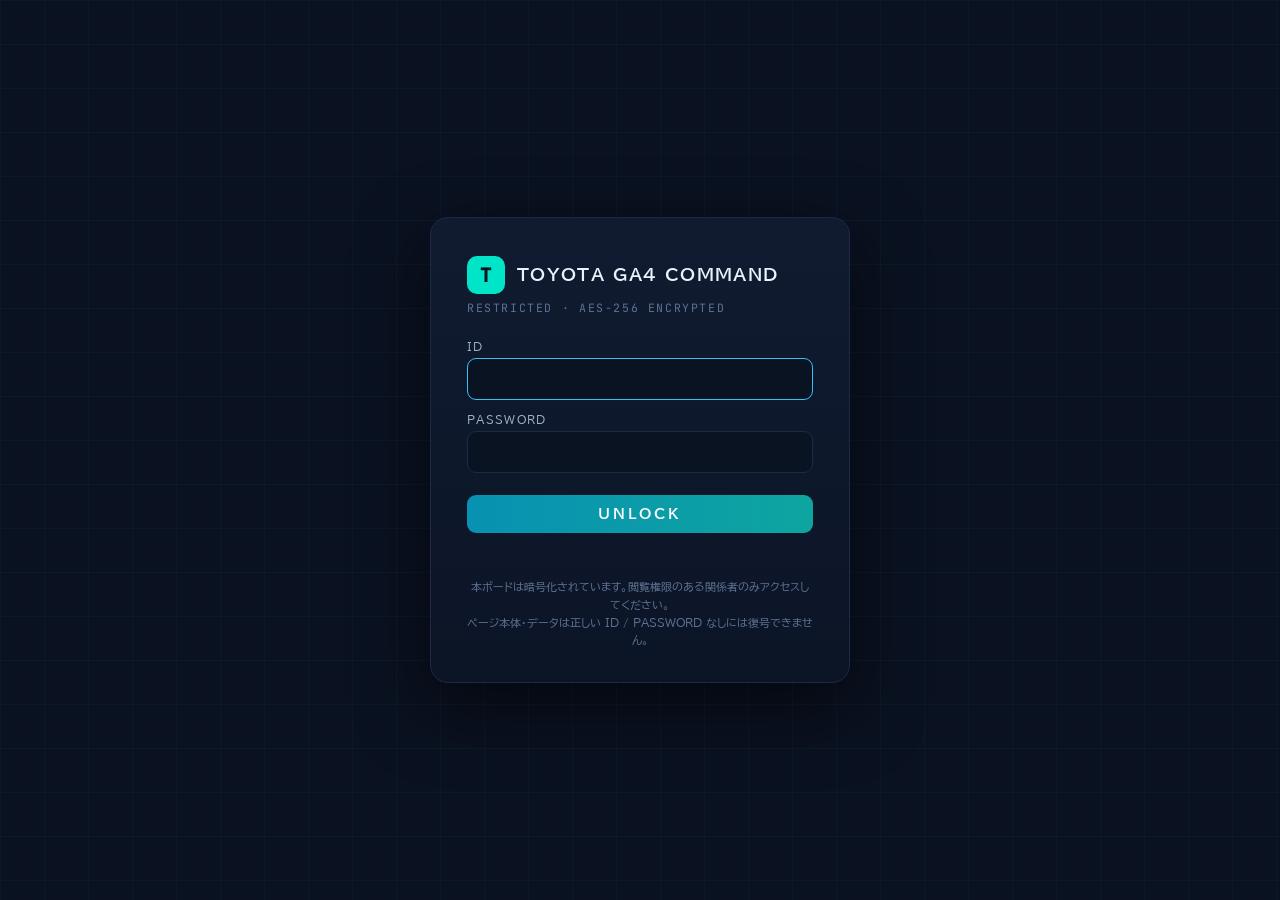
<file: index.html>
<!DOCTYPE html>
<html lang="ja">
<head>
<meta charset="UTF-8">
<meta name="viewport" content="width=device-width, initial-scale=1.0">
<meta name="robots" content="noindex,nofollow">
<title>TOYOTA GA4 COMMAND — 認証</title>
<link rel="preconnect" href="https://fonts.googleapis.com">
<link rel="preconnect" href="https://fonts.gstatic.com" crossorigin>
<link href="https://fonts.googleapis.com/css2?family=BIZ+UDPGothic:wght@400;700&family=JetBrains+Mono:wght@500;700;800&display=swap" rel="stylesheet">
<link rel="icon" href="data:image/svg+xml,<svg xmlns='http://www.w3.org/2000/svg' viewBox='0 0 100 100'><rect width='100' height='100' rx='22' fill='%2300E5C7'/><text x='50' y='68' font-size='52' text-anchor='middle' font-family='monospace' font-weight='800' fill='%23041220'>T</text></svg>">
<style>
:root{--bg:#0A1120;--card:#0E1729;--line:#1D2A44;--cy:#38BDF8;--te:#00E5C7;--tx:#EAF3FC;--tx2:#9FB2CC;--mut:#5D7292;--rd:#FF5D5D}
*{margin:0;padding:0;box-sizing:border-box}
body{background:var(--bg);color:var(--tx);font-family:'BIZ UDPGothic',sans-serif;min-height:100vh;display:flex;align-items:center;justify-content:center;
background-image:linear-gradient(rgba(56,189,248,.045) 1px,transparent 1px),linear-gradient(90deg,rgba(56,189,248,.045) 1px,transparent 1px);background-size:44px 44px}
.card{width:min(420px,92vw);background:linear-gradient(180deg,#101B31,#0C1526);border:1px solid var(--line);border-radius:18px;padding:38px 36px 32px;box-shadow:0 24px 70px rgba(0,0,0,.55)}
.logo{display:flex;align-items:center;gap:12px;margin-bottom:6px}
.logo .t{width:38px;height:38px;border-radius:10px;background:var(--te);color:#041220;display:flex;align-items:center;justify-content:center;font-family:'JetBrains Mono',monospace;font-weight:800;font-size:20px}
.logo b{font-size:17px;letter-spacing:.08em}
.sub{color:var(--mut);font-size:11.5px;letter-spacing:.14em;margin-bottom:26px;font-family:'JetBrains Mono',monospace}
label{display:block;font-size:11px;color:var(--tx2);letter-spacing:.12em;margin:14px 0 6px}
input{width:100%;background:#0A1322;border:1px solid var(--line);border-radius:9px;color:var(--tx);font-family:'JetBrains Mono',monospace;font-size:14px;padding:11px 13px;outline:none;transition:border .15s}
input:focus{border-color:var(--cy)}
button{width:100%;margin-top:22px;background:linear-gradient(90deg,#0891B2,#0EA5A0);border:none;border-radius:9px;color:#fff;font-family:'BIZ UDPGothic',sans-serif;font-weight:700;font-size:14px;letter-spacing:.2em;padding:12px;cursor:pointer;transition:filter .15s}
button:hover{filter:brightness(1.15)}
button:disabled{opacity:.55;cursor:wait}
.err{color:var(--rd);font-size:12px;margin-top:12px;min-height:16px;text-align:center}
.note{color:var(--mut);font-size:10.5px;margin-top:18px;text-align:center;line-height:1.7}
.shake{animation:shk .4s}
@keyframes shk{0%,100%{transform:translateX(0)}20%,60%{transform:translateX(-7px)}40%,80%{transform:translateX(7px)}}
</style>
</head>
<body>
<div class="card" id="card">
  <div class="logo"><div class="t">T</div><b>TOYOTA GA4 COMMAND</b></div>
  <div class="sub">RESTRICTED · AES-256 ENCRYPTED</div>
  <form id="f">
    <label>ID</label><input id="u" autocomplete="username" autocapitalize="none" autofocus>
    <label>PASSWORD</label><input id="p" type="password" autocomplete="current-password">
    <button id="b" type="submit">UNLOCK</button>
  </form>
  <div class="err" id="e"></div>
  <div class="note">本ボードは暗号化されています。閲覧権限のある関係者のみアクセスしてください。<br>ページ本体・データは正しい ID / PASSWORD なしには復号できません。</div>
</div>
<script>
const SALT=Uint8Array.from(atob('mWBKVTLsBsPfAAh3l8x9QA=='),c=>c.charCodeAt(0));
const IV=Uint8Array.from(atob('jBfsVqdkobfKASi6'),c=>c.charCodeAt(0));
const CT=Uint8Array.from(atob('mpRMnjHC25oXfkDZ4TMOkUvvgH4WjsFPCxT1uG4+r2mbfnflpYHuV2ugSm9rj4IQ3h/JeO361w/XO3D2/I3je+of0zASJLEjetecun0hcqRI6GOIdNbBxxnC6VX/kfyKqMpepD2xUUHJFNhV+GKbkeDTsTQP0Lj9ic4+rTDYPlzvJKBn8/Wf/6FU51bzuq8BNqHot/ezC2OvVAxG3oAFpcMEi1O7Hu3/[base64]/RczyPQI2xwvq7rgVw5Z6AzQgloci4GysQ/Iz2fY1IKiAnzJpxZTnNe58NK/02wuBLFOk5yuNyDFe5JVpzyNbRHHJTQ/BqQI+eoajW5H4SZYCq6GzUxnUkIA5zafFPL6YBPVeFBJPuHUe+9XW0GlXIkGk1IK0Qj4Sa+2XdaQSRU2lVlL6/SmfNVkDsFqY3D1D1zTIsF/KR4oBJv29dRzrpS0uZv+CFosF/sqBrwDENpIjE2WGvlfY4TMRJmXH8xURJ630ki5+pXcRUfcLhrpWLXcK/ExF/t3n0pwWHlbht6Xks5ewj6PMiVhuditqXt4Rlonmw6nRK78VKQAS9NiXEfd68RvavNKdis+9LnMvVN2IMKmfzwihUf4kzmhnUIYcNf5SI5HEte0jiDMf6kn1ON0VTZ8ai3k2G21ueY6sYrxtKxnlabwXg+B6j6bhAX+7bvRBSjak89ZY8iMTX6bQkMf7v4m/MAfT9X/zr0RTcxnEfFAU/KPcR7OLwMYN/HSezg2qyXtFrD/DgI79Rzk5zSp7TPXG5wffO5scSTgEwSXkOZg/fOetQFfuJnYxK5Hf74oIm+zQjTd8qZ2acOG9i3IYTPZ27lbynJVyNWrdlqvsW0Hp9LJW7sB7bCjPz/ERlEZ9YlI15m95WpWcgXJb+KCIasRAHQc8x1RFNRWcE11uSiDWLQC0HtXuTUgmYpYbZQVC4i3Eukl9WyZ/adGXs3BBALXri8gTOlr6jouCEPH/ZbWrxPK3MX4bfUiY/AbhX9Vzj5DhAac1V/Hj8ArQXIuj/w6tz7tUyUI8xLYS18tkM8S7fVZh79PGRAyMWCc3eamYsNQHzLyzUUB/OpH7LTcIlEZBlnXrp2LcYLiWgd60C5TAZ1quZGEBQBczRucj9z22phYB/+xziAcQG8T5oVBciz5TTk+JJV4NtJVLspIm+A+5xNZCuOlRNJVvasQGhaeDQcF8DL7aIVW/51vJO1cB3kWaAQBxC7I1pAz25EK7HY8a9CWb+EovK9tcirxzedx1XlHKNm8/vYMXHH+LKzUI+NofkfF8gsIfiuJHonOmxOQiAHlTO9VPjQfYfcz/3fRdrelVLjU+beGD5smRYI7q9PvkOaUaHMscydzf6ho/ihEgS/5i2TCc3APBP66yVyynQt/1K/r1C8PZEzM9e5Pnxq2gQAAUF/+xa3ygz/3qafYHCFEzatoIzrDIQhFTyKZI3wN2ibVQmVwofP/c7kGoKT8wOgbnc+eVhlkYbsR4NOfQ5V2ueAOlCyqqvDJqJ978150nFfxG/wRvp9uA/267sPiX0EMlpH0RxzTP1CMhDN2a/DQbFqc3BeFKW8HMeieVe8PeCOeWNICez/znxl9lZc+czLhXZMpRLaYuRcN1xFMsgaG3i1LGcxduQNUYhh1hXG9CJLGcm3R60QNkPGLvh0ojIitFn5yCyypUlg1+NewtbPxNtExDsfHFsE+kqWIhphbISlx/gmLX314FqBv1Oi0H4HhzblheaJlP6bdZ4dACE2tNIKOIoOLE7dGadtLzbWsobgJPLOnVXCm+LULGOxBUVLeKY6QOEHu6/Ra3Xmnp+UUmCP846IJYBy4ZiqVirDJTh8yRHuwKOW0U6LybQWHi7kVNlRen6EJ4czQ7baZKRfsrCcA1VgJvvqIinxHMUI16xvFuLLNGA6kOfIbGCqVNHd2cRA19NL6/j2mvRkRxm8bEmyDhvlen4b7yjCHlVmjgiYPEuQcRw4a+Pi0lP1HZxrelclxKvbGvyj3gOnYpVjssaKac93fOLilPQv7IcpZSU5yvo5uCTO33pP6BZTuet4hW+yDhdkVxKqS4TQKe0ayklnTMD57WUUzTM+3xJ/Mj2cPrkaerXdVy8RjVakJNlA0Q7+mh3zB7+KRu+Mz67NoFid7WLRPnG+/FkjCFik7PkCmhRCzE5Nh8MceY/zeGwUKCoGcwixmOksD91a5nYMlyffeGHjs9LxBQsGVT9vMEBu0LhDiewdo34GCbxgeNX+hVz+QGozISsl99r9DEfrdSP560gfaxP740ie1Z/szNr20V4mC+iJe0Ew7of7Yvdxq+Xv4emYYwm0ejiXY8mD2Iekavr/oEjhDjoiXEohJGgev7Bfvf4wSrPF7MhBa76W+A3MKIh4tzZ1uxAo9ZXITOp1dmM8DRGIhCgYtpchUqq+kcVKrCQ3ZlJ5Knz9g9OsExAsPGvGCtiUNhm53Cg17l2O7RaoJicwh/UKj2OX3i9/jg7QDuuN46hw/E3a7DblHRWmeWcyMOxPVTO1JLzCbGYN+qNCye6W/[base64]/n41DAc2zZZs3Zxa+GV0ughV914wBP/5U4YeJ/0IUq+I1OgZrgsZ94DOncsPLtgnmwKI60A4Pu/T0ZFA+PE0biOyow1S/Z+wCCsGAKC4p7cELtdUD3zdKcN3vzaCmgh033uSKEEqMiaEszr2q88ibI9j6iXtw89wIJA3tGj0nS+q2VYEQtwxMFk3nUJvHyu+Zw3YT6VYXHVGho2n3qBH5vEZEKpxN0jz0alDe+mqAf6Utw9BIl/ahzM40w9az1FQhG8lbG3XXEHhslM83btCNEBJl9uOqmvrz83Ax4yaKj4EP/EWwIhU1ILUiTZAc2zwyAl/TF5eBm8b8YLYjSdC4tQy9h9XTuW+IA4gIwwkp35DXDWJZOL5BQ3xXyt6CaUvhvMsqtgzoiJNcSu4BVfdGcNf+VUYH+ni11+AeJksq8WRkDNqt3atlHngPXvDaGNkbbX0WGmnbimi2wkSerEmWBxf0JGYdINBN9Fqh2E6eV+HmyiMVO6H2s3kPpBtLGyEiVGB/DzMkNPa6v/8EBjgVdUV5MaJb49ky3ckqteiU5JrJaGoYzEhjlo4tpmzxuhxdH2rh5yItZVUTGFnPgMFrnTvX07zoO+C8D3+c/HBXi5q0LR8cAiV0W28GegyoQvqK8LQWWK3sl0gIbjMiGjNgNA/3Nzhet2Xl6p56t60zI+X+32/vdPElLoLLdOshHyl4IwoxAqV99MAnyOf36SaJVuFXECjVs5lvsGz/BL5YsFVXI3idlZ7TPBuWkwhUME0z8DNZ+YqFU1Lny+qlBSG4r7nATdEOWp25trIjZF8PNdcdg48SdBzJDGAPXpIM5OYnpbHPggOoOE7RrmXD9lvd1uoVzw9UcO4Uk6FXF0qbDj0hN/3hpF8yjprbbsQeu5LabShQ5fbV+OEqmoZ7yw2QCSRqiyDEe5mtKIISpqx0AQ+qdZJKYVvzW/eYElHdFjXn+3zq6chl8yE6rYxU+qXEcR4lbSXmwiIjpqVO+KhPmuuDmbQoyBpE0FzTY9XrJfCxn7mr8mqXQPMv4QhaqrnUxxDQdI20wJCY7EWK9vCHYK2Y2F/TgI8l9/x/lqRTdfk1CVIX9BtUaV5ag2LH6ZDPVyvKQvhVAOhj+TJH84DrRaIATR7H5lUNrLQCcjEWXzqHuDrKBU+UmM1ZrqLS8iVF+iFxjMEAH46o5NNjzKDeDWyWlOe7yYSkKmtZfTWjxC3et4p35glsUGX+GFY7Qk8JFbh6+wSkEbu+/R901Zha0HJDmySUBFSFpWg3Z7GvXBiDhYmrtTVltZpo6LpTJGaauHeSgyd0jST8vdj+bzYWxDCn+10cnrFpe2NMVWpB53vpigRVUnqFBV5HfSujMdBIGgp/k2RFuSMh6sSK2Be3FCA6sPlF2Mbk08LneepTcLPGFTs2B2FGyNGeBIndh8cF2WA6T4NFW9ISh+LXJdPCksWIOONvzlABa93S9SUVgJV3bCPt1G6hEis3eiNUUA0A1Yw47+X/LvdwddzS1WZVI7r37X3frPoKhNYsQvN1Q/NaDehCm9XiV8gKFEQdnXt6F7Ml1XLbaP479paMoE9InTMaA8YAgi0zfFGA+dlk6e2dIJjvIWnvK3lsst+Raqm1Y14LPk3nJotWZZlg6ULNGWgdICMBGxMduPIZHP8psrdBKPgo0qkHQR2WzDGT+HlUgQ3Uqdwci3Uc8Qb4034vSsxhei/h4dugSnfT5+UmL2OGPP2F2du4vJ/0Ijx30BaL1kabfyQ2XUh31+ujKmuuCbM6iVCOlJPn9rNvTYqeNNHwuHNUUm7eCnPzx3dQO0MxPeL37e4rKq5W84cL/B/Ro8JWcIjo7gi+prXNo1um5y+GczDjpzwIqztaVhsQtW2wV9QxKSQXv3TIkUEZPkLMFlQcItuTBejLSTW4SGrfpX375EwKnVIu62YRoWUqw/qzpKZOqpRkwg4bCvlVpn3LUpELptZwR6jlWOz05tbVQGg/t7j21/c8Dyr7MXXSF0mNxtZ6TPlTQDfdGXyXGJoXZQReOVIH5cA7AMLOxoKPnV5sXOLSmWpldcE6Lga2bF1C33caYULUXlx7KBSdK8Mv01bIAac0aXJSqCkXmie4/mrn8QVKLngeQypbf8HeDOxMsivGh3K9w0SW/jSvhzqP2+jariGJSuWmfhUXUPftFQ25ARJKZoZq3JPX+beBfXtpS47br82pFqO3yLZX/kQwy5rJLIWOFyPLwD4g1TiFJC7LnaKXzkTVF5+M8H0sogB+kHut3G9H5amwHfU4SfYYgaDJqD3rPrZabQCRzMNUR7+0UV/NLgV/uCql2/Zl+ouVw4QlPkOuvfBxN4UGRl8FS2dUGWYRNkgamKCe2crIHwMr98UO3FKCeCnd91KYevOOk97ovANNleJ4cwBeNu9H7upt6y4S84/paxVLljt6sRPenpSmoQW8oNueqTYE2qm01zWXc8N/SQ5zydIv7hv7mGLRy4GYrOHO85MpnR2gz06DKwhkl36eOId5pcF95UTcRhkBUXd/Zeo1NhvebbEL3hov37FiL3j+NCvPfIRWoMBZcDfh8WFIMO73s2MX8iasl1NXBmAXnluHLay0ih2jnQwHCb0Ic394vM3IjUVur7LdhAXXdxO48FYB3qbUjuxuoMXgEsgHJnqK5lr9GCa6sr9VUSDRsryTX4OlBzz+/ZoR/15vd75kmhG2yrh8UhHMM/Or3PbVicwkQY3U/tC1LBN/sOf9DLVLgLEwdDIIFJyItNQJv5NjzaOfv1cG3ofPSqGZ/98XX600/70nN3Fj3uP/9PlV5WYg35JfAS89EKf/shdgSz52D/CyICkO+LS3OhuxefPqTSRSHC+LFbYbAo6diDxgIIILJFQBDXRn9ooM1MiA9h9hlXMSuDsDStSoltcSYrIKC7p4TbdbhQ3o5pRwbf+99RsYAHjt5IazJMkugn6a/3DptlQdE6HLUyq1rUz+OJwrzst8edpwgKZ8ARo30fTDGr/QbnyhF9bGpdRU1/jYONdx3UgO7TjKc0fyn5ADXcggi6guIf6jfo1xN0xnoTPBGdgKKSakJTbECogesaeHrDdGG4W4De6hzEA/6/NhfTWxfRvz4Xd5Q9/D4F0OHtFHNpOQ6Rd1kCaM5zsRPfj9EAA/LQeXSBT9Udd3DItHmLsJCR2YyWdOCH4sx4T3vSdNmSB6wwNVu/L2Q1RnWtePJXqHqme9syZ3asPV4yQpqFuK8+o9CVR3ookgoQr2MkYDlZBgPh//2zI7kouFFh10XrjphWav4DhIkenrMmeqm+av9LGVIZoxFNlTvanO71LPg/HASXhFwrSVnF+uaLiUm7OwIOikLfrBQys2CkWYbTirB4GnSpSu1eH9PWODnna3DmIUds+poki42uNkpgTgpP5bDGUWC5uk4a13zjx7bDNDJZmZ8+oxuwc36KRiGhH18y3+tsUx7LVPPxeEdJS/ng+F7Kvp99U6HbogQcePbrkYzAusI7FvWbL2PAa4RWBriXHU7sY61V9ahpTExjdkQHXGQzyGqRkAWR+3JsYrH2KWzrI9MUxumsLnkNy+KZXTokVdMk1fMiOZa7jT8lcU2NuJtQRzuoU/tK/RHMkwQHVWB6OiX37BgDNpYMT1Mj3bmbTkiqBO9lFdLM166cMCiXdpy65BSQyZ5E8SjGg8E5AKWxQWdgF8nFGbPy+BjDDkd5zZd6SC46hTCV37XXE9yWEt1RzyQe2PFM0+rqV6xj+yVyuR2dGSXdBG3BxX9P23KUU24uR5UiwyhA/Weu8BEvGS1amw57c/7/PEgvlXKz0/[base64]/MphA8PFhs0h1FIVltOphKu9IGPTDz+n5N37DTCnaJm4GipaDWniIGPnLBy9nI/V3d07T9KCb1fm2X7geVlUAw65R4qk7E8IUXYmH2cOEMT+0ZPNIGs2fPw/kzIpvL6f3d6Zdwklajp13Pyxiv2RaCFsbKYX5cgUtCTznsu8guGvmVbH/4HraG2jjnj9yLYmPetWBTt8AwTclBVL+BpdgTXbicaryLGPWJo9ux1NNLKsQY/iw7KijTF6dthVIfYkmI+NiZrzjHkzST74ZPzKKtod1Ejx6c7fa9vERHnPLViDG7fJdYFwRYtKLdWEVRk83Ux0/7+3ZuyeyAO5gI9gf8QulF4X+36PTvkkINS8+vlcWLZl8+8lSY8UHhXX2+LWHYq2yiOhJkPMZvUyl+sM2hEWltKI/D6vnOt4AH/wHx+mdQsB/ezVnw2T0csYYpd30L3FGKh+uBeFpfUCuye02Z/hT4jeGw4pi8KfhvLndPLJ0DFOqEam9f9xQ3841nQnzkBK2ngU8rnfNLcx7HUW6wCF0pHrhftMou+ppAYuADO3T/d8UB2EmtVQM3vtGapkHp75gHit/+9+ryVMLlpKdaR4p8G2Z57wbFNIgB7HEJt35s2bk1SsyLzmY3fKxcZ+33MJI/B67qZlCRhBi2rgTYGW4W8M6LqMZUK7vgmBLTGGE8txMGpMmrxM1HQEFyJCqTBsNS/qYNr1V2d9vTqAgGksGky741Pbw2uhJMeBaJXHdqVP2J8yl3RP25V4389NGk0a8erfLGyBRra+HOzJrSt6cbryAxJPy3Pg+kqmwiO7kEihVuY6HZpiov4tyeRqcumef69jrxs4iuI0XhU569g/tPJTujP+NtiS2+Jab+2QJGOfqK3xifsQKnPSh0/gxUz3eolGV4fD8t7ChZnX9ZbhVyVZYwLv3ITB3+K8bFfP0BNwnOfusC/799sh7raJ/P2N2rjoGLFTpWxwH7AUN0cl3n2MKIOtqbcuuysDaGs9TivGCqZrtdjiIdX1/G/RAEJ/1iHxsrMvPozi8u6cbC0LePbl+AgpC+hagQaFM8vlzFr1ceqQrEuh7Eyso8h4pwPJZ6g8cXwGXvaqLdu2V1VZgadHEpDY4XBggIeWSBsIVg7s2jRLp+w9TJTyhLWDMKs0Jmwk8X6Ip7vTNDrxbtDWnFXZrn6mzWwDRGlRPGsZ/3HtP9lufhhrIvyb8ohicXpqZW7WJdUVg2fDWm4NP/5bdnT4YAJJjn8BsoG6w/0tklT6KcfbUy7Dhdujz3COvhH7ES7LuB7FodjELFv/G14iwbg/nLMlkfwivQX9uWlVvwzgXSilvOrgddf1v6/MaCxglHjkB7yw8ktKS22l0PgDhL6/VI5YpGjzAlkAHfS040IspDyXrdVuTOhsXwYSch0ORCVK7tVonIqy6D+0HaGcjA38oB9dBgALJZpZkf1o1hLgtoBNuCuquCd8GonLEFGtonTGFrvEK7kOmbxm2Y0l8Mn4CF1wIkJdgUpjn43EvHuD1fU8GveEC5i9mO5uwB9/FGSpX1RSgUetIwfOJwkHb0asvTETCkcQQ/+Rk6l/sGA3s//rsPBeBOvp45mO1eEVD7OQ44ni8gDQIiDmxiSRUZlzlcpPFRJI+22i48wFtMvg0x1QakdS6llaniI2KDX5RURlQUHS/eNRhEx6egQBeTbdbeZ5eCDfDZeyaDV6oRBNYRxi3qNQ4cgwxxPq7Ia0Xif/hiGJewl8upx7/V7hQslyxZBBGt4jaGrtUsCf+K59ZO6j+VcmTP2jLpAT+3Jg5LLfuierABLTOoi1jGlzPvxP3saf7ajc2htClrw4uKh60BB2O9XDZn+emhlGnO+0J1+dlGQsnqSuWfFzCUr2XNmmunN5phz+GTKQ2Atp5e7jXZiKVHsKnDPO4YoAgcTI/IoQ5eQJPrfOl8sWz6RbubA/agIE+uIhPawRy1pSOJsvQXWAcZQoLpge8P4l/RZu/AvYZ9555QoRi5YPsjQx31pzEqXJVvM/8mgZ0LWV3/WTbjYntxtmckkCTS/p/mizFV3RyTucVFAUZ1i/mARVvi+cZYz0jvMeOyp4WliB2Yqj8h2Dz0dmckUMxSa7AyJ5w+DQPoazVGMNzNZUGBk0bqU3YcUBa/QZa7guBGZF2gNbdMJlJo1BJ64/H48bdV55geZUV4tPK/w+f/nsGFau+8yzzroRT0fdu7PZBoU04kcww3h8VgSq1+rcjcNq3s88WW2jeDF3kLXGIK6uUZzOGu4/lAxKJuNUx+qUhsKyF7fc8QxblatxIxUGOL3FVIySoI0CZhnkAaNJlo6sAvf/HoCuCOiarmN7eRCqrG6X2VMK4LbKKbM9f16nr6GoUR/nT6Oy/MLgk6CfIvNUaEhWzdU1NsjVTtwyGbjyo0jo2SC2Qq9ual9cxeeaVc/FEFvrvZEfSw+JwL735YwKAg9GK4/tRQKHtKJCOAt975Hi+Hl62tG9kumYeXvf/RPjuhMzugWA6/3b6pu+TOKBJ+8PkMnW9UhOB5i8Ur1nviCnOiQGkU+cSCCYclkDZrH/iY9nLoCoVmxSzq7qZXnOHYp23B5WQZQCS5fGmJH0QPWcNvMVUq8z290AWvtm8OnTf1G7r5LUeBY925nathV3NoGBeHLDare56szcVJuP5X11f0rvd+SXfY4ASAY09FJRed06KnkzHl7uMr9bLBUTpHRKqd99xCMW0P/iOXrug9jItOtE4Bn48BjAn1Hb+tpL+5XskJ9+churqUx4ISnDgGSqfCJS8HQh/RjgHnJjPAYP/vi24klCXowYXY82d4kNK9cR3x6C4VsYaOByaL+spM1YO9s4+1a8H14iC1DYXxEbERFYaZc2DSsrSV9OsWDtAjhtNG3mtoGjdfrX6qyq+NPO+2Bp/MbKnBENWedA6ujySeTYrIMOOiJomIFBjEsm54RvoY1Fve4NMpNhySANcUnv7VNqhT884tFy9t2bCgMrw7RIPvXCWuSV5Ghbmd9qT52g0uYM/fsFtxwg8g4IbMt5A69v/YIQE09TJC9KbP3bmiMDuCbg+IehRUhDbevGlFFVVZbcrnQzyjfomJJ4kLkBPg17CaBK6ecDrjcVuuee/4xJcomOS2QCjLxqc/vke6ERC79/kgZm5OL2z9j39Mt8678zMcxXjxmikCrmcUGnanglBZ5gL2O5+3+D6YW6VMfQ1FniedVLAZ54zueHUimPwMgXkzBIsX3freE63ft81ecPWyHUXWuj/DchxWyxz355NMZbO4/[base64]/meuMZo2dZ+CFKs44OShkirdXSiwJcFeEj9S6D3YBS6De+gj7elw9x/[base64]/WCtocJqHzyIqemWeuCkvqtOYCtpho7FensYHbFpm6fMz41guwdp+0GhiSjgDSat/7YM2hOxUy+F8McNB+xlSay8fSVNLIONPgO2X5eIWX6CJeyVCNoi6QclLEjWz2TjGTl+MNkPMGUCpiOxeU1JmPix0UpHC4vH149yDOh66CRTqYraQt6By2aL3p1goQcgVBR5PglcgTH6CKOPV8iYvKLn8jNfhIGesynppJM6Od65A1NV84QJY6CswP5EE3iD2/xeG4NlHcQ3COi45KKNfGifPMHhRKbLv37xbHMFsj0ksbxEyFFwvlE56UoAQJ1iWDvUl0uBX4Vo3SmVplK7JQt/jOnpQp9oV/TsDA0UUPxx9CVqhoVk8YplbjtgWmvZbCwyHu5Rp/+fm0qXOoIBbN1dvMiaCwBt4N6NoOiBFKoahfrvWpt8JAtg+/1/Pra6Bi0tTACZwVLEjSHJQgwOX6B0h87yTnRhaA2f32bP4rStr9pep6q7zXkc06wgB1tm6t7CzjO1wnL41Y6GWVAJq0Rvwqxna2Oq1DRjWxibAX2wxHBejpyGDvPPS8zplhnPK3ydQFH0bbh9w6Q/p5mrBwDMbXBv+HpueXoKlPyu9tBht8gsXPp7mBtnwnZ0PEWo9JrT7qNzt7AUk/1i8ee13rw5qVmGbOqbY8vSykXaVpm9ASZ4Wsrr8VXyfyywYDkg4ni2alPNanNXabdTFpDqWejf6FTgkOt6YQ2Poct2m8fIj3/IIb0WcAQlbi7CCH/K2iZ9S/gMcL2drqKegLn5NGyM3dAYLKKSOaXHROosaaP3BNZDyMbR+wzqZe4dGST16vR3R5moTbk4PkfVVIBy4T7AX9MTQZZBDciCdrT/ud3MsQKMVgphjP7fN2A0mIGuDwmACkmxZ6qkLijxx1pHspKa6H2eWtS4/HUSYpmpRZ2xSnYPdMBZaB2webpzqj06c1JR5VW+ziG94nMjmacqAeZsMk62kAnG7WHS+oqfMqk9gyBtnCBgHZwf7sjzi2RPWM6Vmw/9Luvn2jotJ3uvlaCSxfsExDoR5C5JdCvfu7K68slLjopGXQx1KyttoRGV8deY1nd+qeJeJOOouy6p32SkRHBNAge2ALpa4fY+te3K9TcmD3BvWXTfboINnBXdIHT1clgS5quy4kghs9cfxuCu2vG/HsMSxJyokGzsDtZprBh4ayp6EZLrWuS2Rt7eK0bgDR48U+DorW+IEMB5rGeIwh01V8YNrSEuWX3q3dgBz2K8dlITYqXSU56ikFb/Q4vbqHLCNTQzMqggqm+e7OajsOXI8QdtM2/jhgloRg/pYfmFMVZCapsY8SiEWqbhN2Rp59tjyB53jfknMJ3XI6r1cKrBFRpyjdilmYqwlT9KViAvhnC8rwCB/UaJrDEqA6HOM+tcM4fIW0akkgNVvW/VAJzuqTZMXTgw2vdSI5cA54xtI4MdQwFS8iBq/930DIPhrrvTviqxzLFWJaoDtX71Z1LvgPfIOzcFky+6uD/Mh8iPUcM1OShqR0J4cwwPmx8p50oeuBP+rVJ2ADg9RaLXBrbmeBKSjorK0dLuMxubqvH+zGjXlwt6OCaczXBtVCEtQzgrvJ4pNEpnRuFPhSx8DKGznRg4HgIiV3MIi6coicm55jx/BDwhw6iC/nJ/H1M9uOvjQgrnOB9/g9eBxFwPHf2rDTZtZ9v0Th7sGNeHCgccnDUvN3ml5qMH3LIRDhMpgC9RVnU+858QcVjLbgOhBJAxuCyGk+Jbi7awbKL8Vtq4Xzd8zJcKj1Q+IcAAhN1si/fwPcLZHvvYfBTlIikoU4YNiy7Kd+r7h2EccNApjyioDU1MemiE+fsUrBcPvG1l5CK27hPRirxaeUCE9K/IzgHOowwTb/K1/B8J1KucqI2NCHm8x9OigaLGNxYoBet6fpzETaAWwKEwGQT8axcxagz8a+gDmUi9lWZwdD7uwLeBaFBSp9PlnJS4D1pHFn2mlfJHtATjXoJK6xDaUy1UWuDkYNPGdC7QIEGwzp2nR1OYzRY9uicUq/29DFeBbEhmL3HYyNCBsohD1vfHtTliqjByDW+mv5y3FHHTKbcQExE9F3Z2eMGvs6/mJnrsrmbPimuJFXodguXgeV1CLu/iNK8f9baVyxDw7zC6GKk63UsKCKh/001+IjctVr2CcaxwNcFIhOJhezkbmqmttFFgrvxn9PjJIV74qHxWTzi2z6gMfQSxwhwunEstpiBVdHa74vIZ1DhqvGI/y8OHI2yhd8P7N+p2dqMtxjy7GOS8tuDsWACeJAfU05lE0kQxqn4KCpL4UH1jXd3ebbXTfzvkSLLUXci3LjzwODNxKjOe0EQ9zhYM9s2t9QPcstzjo9MT71ehQErBsE6m/mDeQQFGL7p6jH5bsL2dufyptJ5ybWjszDFH8PZFVjy2PVogShhhhpaCegBWqj06IHg7kw/fIYFjhOUS63ydJLynsmcZwOaVQe93eTghgLWF49QytOUgOPs4fSBVOOo7o/T0+/KCx4cmqvQQdn1FP2p1kAK1KLZCXB+czxfJJbH2mcDqFNZyrHFRwlvhWTa/KVU6ySIlXMUr8RGMP/yf1Xn/8gO4IcmQziHViCMwHO9ggrb6kkl9h8H+BNYztQMIWVNzYG+ZtqcljeJIffW4NegGQAs9eGNad2RTzVzvX8/WJcrl161gx2SZaEnHVP6iw2KnZj46Oufk6eL1Y09ojtyScjR+x2yDn5U4zQ1RI6TPpz2T+qB5lf30qnEai3wSDgngRS1LoZf8LDSrLnwhnr0sxVBb5VdcPHnXhOHe6ovcpiLV8VjEMuxJJ81UNYGqIJReRdN2/ge07fO2RcuoH5nTOS6cMEGbddgyQUZbcaZZA6ZZUJc5FCNvWABWHEto82Uv6gVymfWFSHWIzmYJ27WOA8BG9KvvMEZlqkFwcUFWLQ+d3TWVyYpHqI9s0nuz7uaaKGJDhHAthPgEGmi4MGKtGqlMkkcAcSw2a1Zdpe6ZVX6NHdvXaj4qY8isPoEa9ZWdQm3/eYvq/c8iKzQ8eS5zXpTLs3UyuEmhUZ2aUOi9r9iBTK2EUpoQSgydoqTFVzXT3hCFZjLTDU/VIjsW184Gcw14XudT806AVyUxE/rvF3eInc6G0sv/l1QM9at21yLjWsGSzSYCSvZPQR+dxr7AA8BbwmuKLpusP9ofIUsYcGJ7ycG/+GXDKCg1F+ETEDK2gYB8Gfrkc033BozTysiggyF4iYxFj6PGL3nIznpsHKlx3ned4s6cZbg443yOCJu/pRLYTN13H7o9UNcVBejUQkegMq13p0KG3k33+qZq6MGR2iyX0zdFkrsPMLnUEdZpuAM2epxhFpYHaVN4Ammq/EJONL2Y6ju3otHD79Rm+GLniJ/eVqqLyniPoLCkXyWVqfTsdBQ2BtC16e+SsBrYTE26oOe7xq+vLRT7gu2U23kG8nt3AO20VpnX79fl9zFKu5+LfbG94xjTGhms2T90v43tVdpBRIvhtcRaIaKft7X5gr0bQ/WBClpT8wdf0/j3CTt2IH79OY0u3xTnPAuo1M7Dq/hHar+O0SpCL1GJ6KzJT54TgMuJ3wTxEd9nzKRmbDQq0mbP5Gy1lOOQVGadhO6W3JHgfbNGtxpmgiX4JQXG74nLebaRmQm5gFVmZHYBtlsNyGBU7Ddh0do/uDNN4bYq8QmWARWroyn2CEFODGBd6qNRn70+Bmkl0ACPol5mmwfoM7y12uFqo6tH8WxFr8dLvCn2KIpZIrk7SvcdX2OM+wFJVswDoTxoRr0LMtsgFNZ2umngAEIFvs37i8wqatjrUKIgz1rL7/9j5tZA49O300w3DhqnmddBpdT/826gdMXUEf7SbGkhp23cF+0zr1YjfI1v7k/[base64]/rAodCeFMtTSTEn16mN+uGglmia0s9qvvolzs5IgWxiesRqm6I6xS5ar6RkgI+5Bn8x8uNfTSG/ovVywKDoQctCGE7HH1GRVIl+U9Gne5gTZh4fyPqJHNDQ9qiOxPpw8xSa8s7iSZra7PM2JSppcg5i963KwwI0PmOm/NdGWppVpbK5VS6UnYI96ZlhEPa73CtUeazizO9ctF6sLPiJB/hfG3GWfLg4qbSDEqN5q8u5F+TTsP4VIfFoCF3pJJMp7hrPa8zmVKqLxrCKOBNFySde9L+Z+WC9MQ4lyJa5drmoABFCN00IVcgvbdQxJ6O8QlRaTHflL6Efsz+kpAFWI6J0PHp02lClDUrE3rRX9fmEiYWK4frDN1EqrymVQRWROe4K+10Deoaa/BHX8cF0tLJUllLycyasCo0jttiWJd8gk8wR1o/B47mAFVoTy32xxhalS/Beok0Fd7E3bAadoqXnO/HINq+AP6TkhUBJXIa7vF3q9Sh3bFXUDRTLPEgVf6uzL2u9vfgwFS2WDx7th0ESK0rhZI6SZoXwCLzU51eP9EkgYWpjVTra9tUuOU6LWNun0Ei9RGQgRgbeQpdUmBDSst1/I/iZ/uaFOqzCCcBtZFZfUPnmEyTHObhenahd1bBDAhi9x52K23aI9GytXZNMNqd5eUUxgm05Sa9Fo2GAuKi/sWgQ+40Bak8HrNmSHiqQ/bYglCk47BmMEsQwWdjDUvk71qx+2QWcaG1NTeavEMS/IA6jMoLSKrun4bnIJi1iXdBNoLfHLG/dzxgLLLsCCqJxrVZyRKvoeLPQDvCaJJX1/JH5ym10DHN4LlxDHCrqpTBZ2Xgg94v3nYmOnRp1+Aj9J60DnoDHtbvH5qaXVWeXrumNgzAN3Nlq/[base64]/OlWB3g7buc0h4+zYWNSYSxySfrsk4uTQtJ0V2xIP5sofN9DQcTjOL4YduWuBcq9vZL0Hq5ghq2wmmuq/INeWMxsXOXNnSSyq/rx823FybPb0PpF0Bq00sMbaNDTLZaBIDoXw+Pn/+xOIBJYGV36TicGEiJvQLNNdhzjLiAPVs4cZXlOsae2RXA2xHT2lkWBM2V7k3bcET8A4ZNKu4zZOse8wqJJrGSxG8CdFJ6iyoyIAwvS4/GBS0+JlkBrBRO8EciOytNc3MPJ05oRoxWk6qbJtOeql/NpbcCaPtoEIn0FIegyTXt8GvaRPSY7U8Eye8ZiCPPSULWj2ewycFd0QoweHwe9/eT+7sjofToKjByf2Oi/Cul1VLKa6Eoa/oW32pdsDku/nhPH9Wnmg2mfPsVn6NNr884/IcUrKY/AYn1tREKGNu/pXzhCBVYlCXqtTfaTFnhA/Ajy6cg4sAIjATVamCkyBui8dBWYKIYuMCpjfl9L/yJ9NIjXJZQYACYkYVCvg+Dj0mVdsaYNPsBzaGoWc6AL1leX4/5Ratg4VnsUaBTjQiMCjNKsj1sHFsJJqTvV2zmbVZPCb3gZHXGcbrKQ0DcmMOgBJFTQ922xIHENkq584+cbkziEzs5W+dp0tacl6AyDnlJJS9biTj+EWGVnqZqDlnpjM1HWwPkSqg5cDUE683Tf/hnbmuV873twM84d/48tnAcCw1mpYjYOAwiK7xB8MovwnXeLV0XEx037HqPZRIpBnVitIaTGKAPGyszC0mFK7OFtAW2t+C46t2t9wyOghaEVqIy8v5Yl9fjYGgrXTYAQKUmEeQgCNS/nhMuJ/TfoD/WawDuiT/W2eG5FO8AckcUMmB4stotTm1MYiS/CD7euSedRDS7gBjzW6r798WORC7d2sgZjQYZ+EG4n7N78u2SFNXktgE6psbGn+piA2cKI0rwNV/E6WAJ5D6jGfEAXTuJN1ANn6h7zy/jNx8nyuf190S4NW/6vOG/I3dhCRJcnFTh93PTBDj9ZK9UZrXX95muHFLOErJhVbfKkCIMLO0vGfxTZD6BDDmK0VEjsD4DSV3OacbIxSFrGBXdXrILqogJWbkcbAi9a1J99K/i5g3yciEknzjmgDFCCWqjb/MMVX1TJ5BYH6QLhPeQaG2wbsmx4sxRzRcyNg2xhDO1MxGtncAMsYs8iNKqlvs4h3VycJ6/R3fthK/jDjlFUKA6OhcHvokTyF2iKjnHEwZj2c872bjcavMqSTalTvlxwqDfvwWDf73ePKnaqIgEhTxBvqZs0fxPkWNNxs7J5jBe5IHk8ZxLPOYg+c4YBNa+Kzt51PWb06QH5YUymC826mrNftRHDs+d0ITJXgeGfamJwwLUlzArB+Eo7sV3ToUiqU+JbKN01hjtdEzuGkH2/idSwfmDang7H7ZGhuKPI3vIHi+Ty3XZS11CLtu6GjvhS0/[base64]/xzbg5GMKgcrczPMGGXjNJ/9FjqzsZPfuokSdX3yVzqTf+VjbyHe99SO/+vsCiRrqeFaVHTZIXKFwIOY7h1XwLYWSG2C/P5QGEBpHWeu87ITmPJ9rCvpRjECDLXHpirm7TVkYFNLDZluVzTRxj6lwmSB34Bn8uRyCNwZvsaEoUj0TR1enAdBo0vEMU6clxSPVdMHPzvdrd/vSJu79ZaYEBnzt9weFusLFFEsLd7cRitNnJmh9N79J6+sVOmmY1Uf+pG3O/lvs2gVUB3xC1tDLuuar2RTt7diCT94+z07l92XrmpaNBgGhdog2SXpjjrVO6/d4ScoiK5YGBvsBJZswOGn+JA/xiuMaJw3Dwv0EIxGlunXIt2TZKVxP7hKy1CmTeI7WQBRm1lRPZhOsFCNWlbe4w7zFsD7EtzaPKo/AOU0eMQiovYNz0VbEsZdlHIoeuCSiWuiFwqWBXrlAqyQMaDl8oCdOj0tLWo6cpGpKQXn5J0hgxiWYUc89xbaJcfLSDuJhDFOnRKyAz5zZ79LOtK0nr7MxJd73ck92f7JgekC7gxk8pTtX9q8uH/qZAdDD1OQlgjnx4A2YwbJ07+/QmYgwVV9HO8FmPXEtK/vbM71PE2tnPo5eEptsQIjvMyqYW3yvPWBj8m9ugu1K06s7/zk7ZX+5Dt5k8DMgrpsnnOxcOuCF4Fh3EwAwhVI+I26ETgyqckB1d5wcGqTTwG/pj8ZOWSaj+jOQ9/q4bsU84nMymiSBz+GHZvgSrKhICi1wR7oVDJcLsUUoOa3EkQdWo7JZCUp6gqRS5GDa+thPe4ceDceu41pDwRkZ53ZelE3rFwvfoIRNsUk/duuIMlPF9mdx8He/ANZxvlZNhoXPBxc33SXuAXkjOpqJ0OnfbfHntCsbS53m+gr+LgBZn8aA5upifPoqoBLWqDEkzRaRDVIhGVl/GcBCpYt3VX/NpMwenk0xr6CyFN9uoSFJHL5EegJN7id4tY5bzJUhIo0zEb/Gxg7zXKVU4VqcxAY8D0FKJhqweQySL5g5R6ccsuQgYt3scf42wDjZNf67M9tedGoxDiCZ5/DDt4IUIoK2KXJ/jGOAvbEhvMWLFRnFYyqkUBG0CXHrDDLwFIFEQUxL94et2Q4exI6I6iVgStONbigB64eOGwWzkPUcatcHqm6yR1Jrzmdz0Y4lur5xDlI0avp1+Uk7t6zDiYEizL8B6fvaQ9Q9wnaa/Dvuha2zKEhoSbj+J+Mhec+WkidUszxkEATN9ll0sQ0eMiQpVjvctExDh6uvPc4hYIsLBUQlD/6YLCbTI6ThiC0NwsjX78rrMjlLNDH56H/JSbR1yccPxFjD3ud9VHvsl4tHS8MK9hXNyE2IW9STgM6GtPl7WQa0y1ziiaVbkH5Kh6TVkdPPWugwjjR2Ixcu+m382UJrmCcaL6zpJke4/oEVmQDTx4Bu7BEUVHzb3w8/kmbATwOTzOlJSMtRAdojrcvjd5wjQdudXdV/jMEpQneGTo5gucM77yLjtkCB56XQK59l+qCemXJW1wSYR+k3+SG+jKtVKxYKQ6ZhRTwjEjsZZdaTVk4BJk1zCGhACTv6vks+qEOuN5rvAfEMTWZrV+f+5dOBX4enlHjAJvXvXX6EZkCvPFFuDSDKf78/oAF9IZKZH2fdqzayE+YYhhf3Ceq/kFpa+3WTcOSe1bZdab3OC/Na6p+wKh+DbzXCTTNJoBvYBYbQeSDlvMRp+cvM/3UGMlKD91/puplsWNMw+pYGUxeN3LnCPOMJ8t2DFxejvoD9u6pnnNwOCFYrioGTsqC5mPKflZlpai7JEEyEYIBpUPZkSGGuwyGavDrWQZoG9dZAUX0ESH8wApTEhJ0nMJPdTch92nW86y/CiQPLqCSjiQF0HHwctIYgNaAinlEnIhJ1hLLazGSyAXOIb7gaJ9WY2ngq7aS9e72MYijpD/4EPwBUeNTpqoyQEe9zft+iIgouWVX6qGyYielGK6E1FvVfJUT9GZgOm1BaljhI8CNOufbwCTLL4Sdbw6JOGvAecNtpxLZudZp82PeMcJIM0biD3spQ96qlN8vAJkaybfh4bMYE98HneBFwqaM6eLnH1inOOtf6Oq/T6ix76iOsnLQlAhEu/UMcxy3OUXUIJTWAxTR3ALoCrllAnAiy2g6TMJFEQd91QT73r3gltwtFKjAFtySkLP3/NXCin0P6ZcFPFXP5Rh6Hb3rxnPUQt0Z9FgYzjNCB06Q0kSobVPrHoIyvqxQQfRR067JmeCObXK/3oTlYHXgdAMnwJipZjxnDNC6fxMmR3+LgniEVE5XoNl0by64B+36UvSHMH2UQQPqnxXus1Fdhgq/HFz8dl/pwAjqobFkq/ADAcicXOZdBMJagAqlxlPogOUsykoD4CYGU84ifdlYpoSnOn/[base64]/ORI3X2OppMQMzshKKteTHSuJXjTjgIekU6SL/HVmNDdPNYmI6FkHHH0E257+ZGgrbNEXZSU+UblxpPlpiO9btve98P2Ph6LWQf96bdUvnP1X/mIDoC4KVKKIRn7AU9A+oRrv7qQijwuj903eVfOLhqk+DqijeImx1BT6BdB1rMutualbiPe3XpC96MfhQMcOeU6EfHhYKm0bjjZd8ATXccg6x8rvMsYwCIfuNKPGIZMERZpT5h/OcvLZkaNnKrR6vajYq/cRKx5C3TOPa01DXoqJufNOn/QzoWLHIUY8kF5vM4Nvr2SOq9u0coNQOu5RxWX6G21Ej8cq1aEJlFPU2cKQAIfWd+84IqXRKkVIyDtmxeLzRdk4XCcN3j6fnVWFO15oZuPOgcb1CoJt0ke6o8JZDQqi/4s/pKrlO81Pn5LPZlFO3dSgUOC/mjfGFiYaAj9HFz6FKyOeCHMmhkHV877gn44oAb01+o5mk4BtpDbd2WzwR97rv6+jhIyA+0t6y/MopQ9iXxlUjrj8WhAzDDu/2qK02m3jD22WPHjuG3DtIO9f9/EY8gByMa8QpZ3uqxX6GZHd2DoIluCuVAVVO7WXyn7pJr7cC0aRhuZj9pEy3/Foe5C3exxU+2xDoJGOPqhWwcZrnwFZyihr7RMAcKcuA4Mb37j4hpWsJCpR8uoCtUQbw74UgldwjkhL0H+E6Cn/vKGyemWQ04nS/qiZnvbrTR2EHu0/lsZ0ge9cPATbUN8b4mao0lOwwzTyaUjt/dDTPKHHks3YER9YqTTZziYhuRVsF/ukyR0mCpZLYltgXRRe9SEpwyPNTm3gFiBHqXDTD+fZRT0iWsjxnV6ApuxrApf5BkgUlQNKYGDwghHaxQ4qYMPQc+tnKJcOJwvFnzxipo2ImGaH1M88JdczS+Couy/IAQrNi0vN5aaccek498wDA+dWwbO7+zNvzRcWcuWDkwJDDq/zHhNAXXkFzfZS2XPQ8X5SDKDPIyEVL9aN21Nsiiu/28Sto7B2KEJHh5xbJZuV7NeGegMZZ4qfiEKBnsYqu2L+aeR8G+t1eN/cebPbXs46y3weaSaiAfyfDY9z3xw4UceKNwfcPY5XdOUoVxOGFue77h+BrfAC5JypR3w0ibTAX5jJiwo/+7IyCAgyT7KjhR7koqXgGFIkdNbRkHEz4ZYtdf57vZchz9XQYexuiaTj+TqwIbuqx5B1MGKxBOfqf+qsSuT000Yg7NmGthIk5olYYNIqjZ29s63z8eexyZP8c7+iEbOfZfidy+iOvSJ//BkgnxMoZUabWqB5JaRaWmHiV/+wxVUO8M5/0AM2nVpvFg5gIgj1GOcp0NqBT1NRY33UpfyYh0RKIku8CtY/ldym+wXD10+PoE6oomVo+lMsBqSbLhN+LZFxkdsRQjXephiAS8QR2pa6AtzNnsCAEHaa8wdN5w0pLwMholWx3HG3lbSfgbSw3AvFmF228Nu9YkIh/X1cBBG6cE7uNU0gLNC4lUrWmWFvYkv6CrAUeeYp9PM/PF5a7IXr189+rtnVPunJO9AlfwLz1pjx0VbM9JAeRPwA/GOiGMKlQyU5igD7mP2u6AxGl7RxGL9H4BPPVAN5FpogTtN536NEucuzg7ZbUYUdf8MuA00omRMGwKeeewEzBNZtexiGC399YN3XEtIchY/SXA5Aidiy0+I3i6f6c28IRiaM6PsMGRkkWgPWvWRfxkbRcX62dXkiF59y6v9uK6nI9fpzCpyMhvHLtDc8zA4UkNTtD845CtjDVMsFzLY2TLpr/9VwjIxV3Gbm2VcPzugGtIFHQUQ4Lv5nBvOpzuKTD+Jwiek8nxXSBJIHYQMtACYkhgfq+vEXX/pCHpti3++TUceetCi7QhbiQG0hPpjxGN1tAXg0m2so7Z/5IBBTWY0lLWlAcjef0kle69n3sCH5oqQajLt/qfWOKmSf93AuSjARIk6NsWGTqwqhiXxNp+eWbINOU2wYjkOp0CJMYHRjRkSYKY3IoxwrGd/GJ57FZ7NY+p4Guxw6cMGaefWrqkIRiuQs1AfQNdPL+PS9M1Pzt97otEDo1/fg3mCbbHdJrx4aHDwaMzh98Vc+saGfm1c0carqsILXPqgUKz+3qDwBf3aCsRT5ZhXW6oqzNq/4PUrmcLYAVtZBpkn8k7nzRyGa5B/X5jPc678KJ5JPDX+NDR8WfwSFSVSfT9ysEKDh/+EcB2bAz55vK4kbrONoVQ0MZlIK8fxCGtE+S4Ow6AWQcnkafZHv7mCz5VAxu/sEjR7FRl93ZAZqFGKhc13+dgIVTqVT3uN+AFNxXNaiN2REfWc7vGURvN/+7GqIAP2KtFw89F3gshgLgnLo9DT2kdEgBLojBoVQo3q12TTBqxhrdBRazCNI+T+KPPhM14KnL3eZ93qO2xjB+mFz3VNkKmjDQyk981v8R3EszsNoyxL49aWs4mfmnABV1XjGsQrYEMsiJLJBIfSL0jaKnWth/tGFApXHeyq55neKZujJD/kSklKG2SqQAqZCNjtnxzoHHFWnHbLUyTJ4c/7Vm541jusNQYmF2MWnI+cikXBDfoQWckoeIUo3YN/aYvKxZTsAfkZ8GaOev+8AodpYoENQZ2IXCW1JFnP5eqdkRL7vJgCMhl41GsFwX/qPELZQxMSIndP08nihZ2/pMn1c4wyXRzs8GfXqgA48xaSrPQwr1zyFKaxMY4jLcdJHqPOtoWpvRL68eJ+q80j5D5jn7dNTZdTkwhVLXpL5V6H8aF/nrhI2/HA4L/8CGhuD5gHIRLjdqMW1fnLXfQ8LMIp2qQBn/uOhdDGJrnSiZRpu7wrbdX55iMeEwga08N+wGwNDg9YuFr9/LU+G20lnhmfGO74TCLqqpiHjOWpu/HwZD9upXQ6lPbmwwqXZy/tvLoWLZD10Gv8uVmWpPm8TLzojSGpQxD+AUdPTwgh40H5cfVVmozs5g+XqL05YGRTOJN0dVLh81QgQH57BvQVyIXiDa0o7U4e3Rp3LcyyQtz8VFf8U8/8mfjGHNiS6fffUwfBzFxKKW+bzfNoBjzjjjFlNfY6UWUzWcBlsjSm/UndUWgwQC51yU+Y4KqacFklCoivVfKpxPP0ybB9C80UC5qD/OAzqvlSrBTQA6zYkdS5QovRDwni2GRBpHh4kpuOxRPoC49/wxtXR71mGCoXkKnpdhJJ8+SP+9SXBsOJ7tE2LqDwQ3rGvx1IlSn8YaYoqP75K9wveUtyFnWYBGxJ7r2UaU8mYJqLyewH415ImubdBaG4kFzcnZlb2xFwYpD6HSoHTE58l5bVan+eZfU9Qnh/SO5/i+jhy2h5w0rEQCZ5GfyoOJHLCXOX6cAlhbl1kfC1JxthpKIKxdZ7iRDsliJqrqmCMEcpyHKmZddQHpeocX0b5xHkxFbGf9LkBH3y6GvG095I6kCbnTBupTcfsnOG4vsGurD19WYhgK4NkHff9xu/[base64]/ulD9CHmPz7Rwmc86weQ2xBLTUjmg1b48qgMigg/csq9q+ZeFzpERrDykpa79qejcru8vdCcHYiQruho9Jh2XmEUI/q5q2xJuqwMq4xGY9dV/5B3J8RKf59hc2jiVFfuzaeoeC3XfR2npElvxGQNs5K6dID+meP9dMHmkQUCpRfZdUC/pY0C0hC3U2dB//IpdT8M8lFibr1yFxt6mbqIXBMdNuLrEQXtEXRQFu7TpxG4PrQahJImDBTelAhRNcJfCACSH1iPwHb0yKmLxa9ZidysE8srYQbLO7ZwH8toV69p/[base64]/PjIfzvfbycSgx1thP6d/[base64]/cuCao1fEZvjOhZiFAnOV8yD3t5D9cndnGPRiURW5Zx8nmeJYmKXGqxT7Nefbyt/1N48V62AuIqFGI+GHGrMuJhKXnym3Hp0Z9u9YTSOPD2Pj1CL30YJsl5i2EoENfED64+msqrxM3g3OY9cX+8GAS7J01J8wqoB+gRLwc/4gyhZArt78mV5JhXZmBmU8fA2OvCeC+phqN9m7v1OY9sF9py9PWeNulcYvel83Wp65ddd7E5cQc8MJDJEp5lzdTgK+YSvMDZbpmXiYuRtyqBAiMZtmqco1nC8EbGpSaADar9Jad+5bjU/GWjoQrO/MK6Ko/gWqye/WedeJIeTTJSl5uvxGcOY9nr+8xTOJwR88se49hpey5IBsqwrCGLRYa13Zu0DTI/1YaRdNuRwVo89KJDae5Z7thDVDMwRCJwZyehBaoasbZCclOfL9su2yN51b+C9zOIM7Gm07hViDpuEVuJw2BDEXm8hPbe/ENWCKoC3PHF+iN96LWSBQeoshbBl/rw0Xn0mgNRf2iwlLW02BCEXto0OqgyTg2+L3TJ17dibeeifWFsgWSsc1Yg5dXBU0f0YV9V1fSbb8k/GNYkd75LJKtxB0pxPf4t/Mh+XAVvZkS756CJ+BIH2bijTJFf0IJIqnWRDnzRfNJuI6THTYYxHiMfshIqu6m4M42FcmsP/Y5ZaE1PsCKHlQnXpZGxQ4XZ4UHVTy1wmQO0k/SycxYahzn7kRgNI9HWlBVGbQ5ZbBKzmONHc3EEnkK3jY3m78HVcP7QkATjjTATGNEtbh6W+4ML5mt0S+0XnuVWohZZdrg3wVDRpOB/c8em3x1ObAXEZGvKCRVWG6dpZ10UVXSFTqklcURAYltFpm7rt65Si8lQCZJbDwQWIiWSe/YsUkqUXbeDUDOFC1JNT7qDLU+7eoso/lM7HtdGPKVfSrV1YxDX5b8FlVHM67P66D8HJeIt04cWe//mdIfDlsH7lx+f5aflVOb12rTLXLJbaiqv6DrZqHoFJtxoWQS/[base64]/TB7dxrSlnfMRnM7jzlis05qQRusl1WzEAJaau4YGvI0rmFxn+98I2AZb6e8S91zqUhaXKg7/iabppNMsbq00eoBNZGb3RP7VC55dr4/mXZOQgXvG15w4cyCHL8j3AE2fYTsUsPLLQlk8PdZARhGOdEK/Co46f8s4DnezxXE38jqBvB5Ckfm3xRbDdK9VZAgOJ2haLp243VeIILAKWKVm8h8XhG0dhRs2fGw7u4KOnoKrG72FY0XgfQoT1B8vVoPYl4JlFKpWlb0nCCSYgtFmNzIQPY7ukDR3kvOHAmp4ZbrPnPjETa/Y3WgEvnKB3uck8NSKco5PnDVExUDL3M2lxVy65kIbRwR59vfbwzPhLQfnhrZY1/imb70fvYDN9nHKOiK0Kim9lJ19JjVKphFalABJabUkDK6T3DVwM2EBd1hfdlwy3tH9jcitvl2WT0bYjD7bD9KqHF+GnKug2EGoS1rc/wWu1MwWK9b3IiiumklSNgxFSPdGiPpgm3uZVjU30FVxPYVx7jwMY27vlLcBqVQ8WCJQSpZrOCXU82SZ7YjpFpVxRz+mju8WxfgVnwKgbkRX2gQxdwFY/hUbdZwKbVe+48bE9OmdpOXWI2HdJYGaNfirWXLDAfNYvtVmMRCHRKZItPk+UmwfBMUKLH0FlxkzlIBtocYhQ0ZtZ85uADDLB0BTXoRE4USzGt/e3dRLVKbBL/RFu5tCq8bl4xnEmWmApn/pMqlfwOH27r51UD7bOQQdIOVU9vrQOTxP1zg7z5x/iS8K2O7TD0KJYK5gPOJjExv/O5HBMcBolPPGKVgo43qa1y9e1+iukbVvdRB4Kq/7O+PFEIQ1IqlBCZEupxtk4rxuo0rbU5xYMw1wmxjIwLOoGC9TZGzNdk3jMMR76vpcro+i7FmXulUue1EWVHjbJkmAGGwWUKxdRRBCJmuw3dUvZuUI2aCFbxbXiymRy/gpIPvse1azNcUVvEqDBcR+H1OILfIpAx97SS9EcSBNu+m2jGIMzvEp0vjjOxcP84ry6qsRUrz5tidxm7x7nyVSQYqRK89x4DbiBzZifjRi0wj4FaGfVwWMLNXZ3P4eG2+AH2BCvHGas4Dz+ad9O4Z9s7GfeKt9j/[base64]/[base64]/D67gTrlnc/9Augagq/YG8B6lxOb0CsnSuWKee8NEcRXwPXhgFumo9DaqREKH8hktbaVYsUuzay+DRrj4WChubp6GDMGKTRnXxEcxL8bPprtbXuErbvVYl4JhQbncjTUW60ezaxvKXpt3ifdRo1/MefOEpCaxe48kwS21sFPGoM6Od8gQgt7NAtWGc/oD4fvemR+u5FrBT5sgkDQrAoEkdqv9NX5TvD29DuRoKq5SLSy+VMrDaRO/SdbgbBkIL7vwt3DaggQIGEWcbImbsD+7cHfuhyoBQtm8wxN9iDM+znSOCUptezlTUDDxQ+S/uwRhSTfiWzOqi4w2phmSEll9JcYS1TY1UOoOVBpqSBkIUvbd9e22wfEtxUpFVWp1hMixqCSHkBxHf7LxwPrmZULee0VXKWDFgs/fAdkSz73d3KISMs73DKkyhjEbMWUKbt3EOF2o1n3KLXrtQiQukr+RjLhNucnJuSPSSHOUMzxH9SdCJdce/HIzocAJY5F+6EeGelZZ6xTAZXSLGwtlQmESgpBNUwtz+MgH1wDMYXmFiDLo4vZA43HR5+/Zr6Un9mOGlAbAz4o1FG1OgU5RuwIMEUF38r/xm+n4bsA1YJcSZtqihCS/ed1SwxKP215rnzaNQBSUenn+ad07A+xLMc1tvRnnmEVOO0wmVhg6RustkJUoYo5sEuYuO/21CvGX6+qMmb7/RWzeKpV02x1fbbdW4VEVZG+k3j8gzXrhwS7cvw8B1ci/6oi7S9dJH0/RvsVRwD61C0m7HoYSGIDhBwOmYjk6pp5BeBizFSWCPe0M91UPoyU0w0QfHA2BfVM8kcHj+1rVkTv0ezwZpePG04S7y4SloyMFybTXFx/sfiefQ17wjjFjE4fXXYOmbbsk0ygy8Fxv863vjvDnRPWq1j8I/FP+BDpRSMLL88HeydoBII4WoVPAJ+l0WWLc5391sFuB9aJ0IotVvLiCCrHA+XlVLuy7higdMePKVjzDzbY0+bIQhk2BlnTgODbDBvJ26LoYefMzYpLBXqh3YfWXRWe8mWn77BtX+M8/w023EJ7NLgpyXF4r15af1VNxAhwjGxnpvcD5d/h3hQkfL24OED2Ig8B66YTumQMWddROLJX7I/bevRriIoeus3rw8cRLMcByCQ3gsXCVYoEi+wQMI8QzUaP3Iicy/QKQSm1lUGmzKC2cJYOwY3PBsB5ZuMrzNbF8rgoWx2cxUAyXdE4CUzSh2dOObTecx2ZBzYtqOk85wfYbVkdl6cx11S6MoE78aR32/dmMMy6HTQriYqz/El82SrXy2daCDN+yM9Bm6uyv4uZ/YhMEb3LgONOcY2SdCxkiCXJUXJjjGjyVv6YB0MTekkvF6tjRT46+9pn5QlG5/dKAZ4GGhM5juC1PG7xk9KablZQAJz5ucuyc04CMIIpIqUGioNutjUdyVuFextgXSV0zWB7kDIlanSoUw6mbJwM5OHVapLBUTWAOnvtF0kDWaXRgf6k40rfIv1vDjr4XX9HyZGAsVuYaszNHgp9UipvqxaPc8vj9/RsdOG6IwX+Yh2RRXfTqQmx0qw9Y1lv582yL4tNwDHDl850/gZkOIl44RuHxJ66DwNFbgKf7zsCbrcPW4h5Fkgw70qlQldQHMCt1C6EGFv2fCehRo6jTqRkTTa4aHPPiHeAAfXxRAcrcVtAy3TzTTt0Z532YaS9BK+BUQ7TU1PNWf1nWcAlhAccIqSOt/ZAlwX1VK8cv0eYzek2ipkbaZM9oIaRQ2g/a4GdXX29sUU0nUnObp7XwQTKh8rN5DKP2oL4H5I5/QYfsZ3RR2pj+xcfJYsTAujN3B65sHyQ0fL+vyRRIoFrXQUnbS+AGnAoUwtznI5Po0I6nNPs7nY6mD5ceIvK5C0Qqgv0MjyIDE5eheb21gxOPyJR9YAPCZA0W9P0dOXlKwHihDhN+YlT2xzdrlT4Ynl3r1KOSzJ1dBoKmoa5Ec0nzb4K13PekHoC8/ytA9OBcsxQ0GqR52qcZWV/2C4ebeXmRe3EuhHdkB6zMg5DT62lyiF4N1eGaOjSrfmcNsw60fr3z2E1pwJ1rZQNSUnT2WHa0xUYmWPNrs7MB0zAzCXZFzvzAHhziSfYpiUwEoYAXpf+H1Laq6WZonvCzYb3sOcRPEtB8k2NciPJy6ZKkaCwQULdBvJ0JFHYcM+ZhyrthIS/YsajMXk3VMPezclj5CotHxl4sDkrkm/oB7NTofZI+w+6t+r/9hn+35fQUhByxGQsGjrLzmllWOdnJB0lmQFuzrCr0zGpQtG7Nw+wNOgpGSqOGrwmciQ/7jsQ1lqYtxUyfbBNBbYT0jSI4vb4e3si+0R8qS+vOZ16bciNV2iE6XOJz9/soTrHICV8irNza5pDRvEiufZ2EkijAQrIDgPI9j7pt8EDTRvbxZoXsIBZsEh7meNUqZxoHXjw3WAujd53QL0ueiyVvxgvT24uYjUyuO86pD/Oiom33mjxOzyKDPV7shfi9XV3s1KgD8W0vieC4wnZwypHdYv8+Re6Jbujp9DjjqmNTgbJ8G8ZghKeSiHzBCS2krN6i5P0dPyEcKRcRamZ3XVCL6as/DTB8vpgHE0hnV16vpfwz2ea6AWe3JaA4yxfTnxHXxOBCpEto4qti/ptTwbZT0LrArEciMOsu9JS+Zx+YTU02hhBE6pL0PoJ3mPpBFNuFOl86BQl4OA5BvOvTaGWsqIEMzzxBbkUnsJQuWPK0voLryB9JZLDlamh/BKQPWAKj5KppN6gFtYY1PPyjbJN+/jKMZh33bs9FEvj7JtF0jiuVzVk8F8qGtt+VwRofcSNKmsx5Ot5wIMKsT5S4mIztyqOo51vzhUbIGu1cJ3tvv/hvdC/7BZQTwe2HpL66AO7/VCAUkFQg8B31swE/FM+EGxflU+y3boRMIig2Ubn0o1nd7kGY9S9iOx/ckYOFnWTi905p7FVDvC9SmMDZX947YvK9h6OGY8BUbYdmK+UFCkBhNYF5BEhKjtfra9/[base64]/j03wYIA2t35vhMDxpHoLELL9Ew5fntAwkuJUvGz6l+H8THiQm1ZaChtTZ6KgMCxckQcga1B9VMZvTupBARJY2EsbP+PDJn6yxcdM3w+RByqiik6y6Br6TXrJQn0b+gpDve7tS5/IXBPsBzakGwo1gKJ+T2TkuuJshqH8OcavVekSe64JAsV55iq7iBuh6aog+Zct9u49bv+frnB60qFWz9Vy9rkTDiuRJqt/sy78pFPNCLbP6RZS8lUDaSvOomng1+IPigPtWnZscarsItanvkb25nN3hSao2A9uAAs7FTVquXYHtHiIxhbuFP75FK6h9pVtcdbfQzKq36YFDCiGfFXVBNtWAhueagqU9n9dqJGx+wsuiFRf46k5RSSmH/pyrg0c0H9mQEErqd6CUsZ86aZGvuIj9EvExEbhUGp+5FzQgvh9B/vm2q+cSPD1C4CWjV38omfatG8/HSdO7MXZT2crcrRf51ZyItWtSLAhAhe8RQ6VteVutC8NtunTwHOIO+BKjm7JPPyIm5Uo7Eg6x16Gj4x+sTWLXjnngBplPlE8Y/I3m/L5PRIx2I3egyKtk8wtJbWUIfbWNUKPIE29CXvLhvoCKGxN/U1ubw84hvq7fXrdFsZ+VH4JIzd5Hw62AgV7Wjjyy94RG/EZulHelmMBEzIQehjMpX83DL4s2CWBBLCrzzXQZRG0HPPEA8d68m19Qkih1A401OHxsjsqy0Oz1SOcbmWHl8/uJCAJHPbIQHuqa8JbsVnbVUWyG5ETHDToNqDFzpWrgHpmKstuaM20RrMWn70oDzU241zCqWQAYL7PvrZ/eKVIdwXVYVlAIS80aaUm/4Xd0PlP+73lOCaU5I9u0YljhyUZ69b3oiuRae2X9qRTpntRgfXSf2A9sW+gBFz7eU3k62IvkDD/Bw9zQfifLzXqfq+4HTUgnAmhDDtNPNLedNMELKGQhFC2M+R8ut/fagDh9lyWFvFpib4zI9Ncd9B7P7R+gV8W5gX2JMAMG6RgpEp/DBUUcRhRk4ODZ1w7IYJ0hXbgN5P1KxCltwEFxIDN/ayDoDhgGgWTGdRwvyQaXjGxtymBNjWNNvDN8z8yvp5w5FKbrskJDY9bpMlJc30VkGJkJVAq3dsEY+pUpGoZkDgmAiEs7eFl1gydJG2K3B2kefGjb1O1eDGs+tBZP5wEkWTY3LJqHR//Xi1U9TuBGlmZlzzGRSly7iTkRNLECZMlIGezdPM8eEon7TAZAWM6mY8JLzvvi4+b5GFHUpwPRVkKsOi1mhpF+j4WKPhxEWyi0XyTy+RbemkSm4/T97lLjg1BL04uit99tZalTU5kkoruaqbaHTQrmna5ZTVWHlxF3mkMWWTAQOR5JSqzRoiC3Ci4FG6x7ynXBj00/R38T8hn/m2S5PnaDHqQd9mzQQRXTH8Z/LQApHVMmPjujKlkJ+93OaO81MKRy0d4KroAkcHJftlb/R2FM+9u9jHXI9E1ojrdGZCtB3stenR9zRJ2UKUID9INaNl++R6yyguUXiX9QS7DbyuaLLnN4YmmtRlDuwmd4chvMIoIXo84eSohUNjgyaXL0f3/zj8r5sAgu8JPz/kyGMCFNZnq8+wj1uqj1uZha3nE52DN38jcoocAVejrpLJWRmAYflcwlNG0fW4Sn4cdTyw7+UIw0i+/VtKD1Vfi67kp1DEUacgd0Xwk30yJSD6Oj4SHn1XmjZc/N4+JkrkX+dmLA7rGc0+6DkHBUmTxRFKRaisDZgPu7H0gYdnCHiW+P2j+NTo5CQzkWmdBoX30nqyJYaCkdcDgp6Hon8Fzkd9hWQYoxsVnGIuIbSbPOJkXB0Pdnehpgfwxi3vzpRW+Pl/FtdYWgcN11Y46x/VkMG07cLjfqCz5Yf24pCiMp+2FlyqJc6MYOeG/wyXtEHnly1NorqvM+55DX9iZBVl3zAZWrQ8yPlqCOBCU6p8Xw5IoHmSJDMwX+B9a14eVyCmVqbPzhxE8sfZGKHym0XV+qggQ4Zcm60Z/2rt8pl+rHE+BGRUaHqMI7/szqjQ2q6esHmz6e/tNZ2X1uuUNrkFx+HCMR8czPsildIjYRFmUxA/uWli6/o6uVBPOzA3hCm8Zv6lpmnHFi8Y+bkIILADsDpvcm+vc2Vg2WiTSyepU2TxmV1jugHYuriJci34F9B66bdUk+BaLuSojzVdqoQ0GsiCqkvqVToMjVdHILS0BrUKgyS9lcr+a7LKCO+C4rVBRMwGhW+jLxRBHTWaM2RJLxKVS/Z+m+qHMH8E3PP8WjIc+2sZz+lrIIaVf4QBeCflA4Ttof3/UkwupuG4xAYlw1L7dqzhL68u4uJ0f8y5Ygc0vybwWC7fErg3cOW5aagJ2fmlZEFKEr4dSezQyx6ZDfd4ULr6jLh+aIQSaoHdk07h+iY7owC3u7f32WMyYBOf83+YFSsEEt4WYIsyJyLy+SH780eNaRre8CSoUcSt7C3ajJCRSMCg65sjD/9uSf5JfvSoRaMY5H4K8ihymKpSRtW9LXTERWfmdjNL0GGSzSkKxh3ncTcwSmVzdQC18Aebjl9N5pIws4guz3f9Zzr3MOUH26FIAw4o1YDl3cGpUjkWWSy/sCoNno3HAhkfhhN3wjOShfnvSujFnH3ApMmSUYMuIUX3LdTTqu341tPJnRcuEaP6lMmfip/qAI0dTV5fFwFE5lPVIPlk9oD4cAZZBPKG7X+m5iyAOEHd5OZiIzz5uShZq8XQC/Ge5ci1lpIwUXhAar4pHmltMEyh7GzLLq1GktxHsbjy2Lo+Xo0g7Vl/JImqcYZ4ugZ5BkPNaZvjN/WXJsQeobCEDaQCqj/okL6g7/+gV0lofS2nXEuj38y+8lM4Yl7He2v/[base64]/gA2xCglDa4/DKV00kq5v3f8uDSIn+jvxR2swwVs1PVtyMmKvJSrxE0M3Ip8/RQ2vGLYuOtdDPSguMb1PJJauCns4FMoCuOPChuYr8p57brXMbyb17t1NceeOrTXHa1ONvQxW8J8oDsqJ09GQN9WxPky2DdRkbzr90f3IEW8qZQ1MLkPHJWMhtA33Q3zZ/3Yf7Zhsfkqh5n4lnObJEtW7WldG7vJIN7Dt81Hn+6AaetW4L9ACd96OUzIqZPVZGKmXoCnjmj29uGsQbW4uL2/QjfousOo6cFrSoICuY1rcbfsjzy7dxOTXb/ON2/mBhMjW/rhZSlzLpIV0F1jMui/o60lzg0vdmqyJIXgz1CmhjUrA8qWvTTLaWErjoIRAFFAnDxJFzDqy/1rw7VPk+j+7BwiWaRcsNYcWkG5xBk420JMPE0XfGjrJZHI9ifo3mB9siGdSuFP3fV35f1x/+3c4O/S19szNGbzf3AdMLKbGRnVUqsNBvOxCeYkzn/dndAgf/vB0cQ4tCcPxZQoS9FFQ4npNpvwyYWb9c9Mwu+Ws1pDaM5Ia5iFCidccbLFvGnHhjjaI7Hd3TJZw2oqfZHaL4okzAhMXJAmZ2qUJJNt/YtDwtgbvP10kDs+6pGYOU/tAYTp047TVzPmeXs7ra9e4ZrA9B9B3BcGhkw6eIsR7VElJwimPQ6utRw7VlWb4kOdihju0gv1HcLSkbdgtERjvCPy4iW0EkVZPS4rud1LMq/Rhhe3KwHO5Q0UwqE1l4RFFIEbW/NhWOMyMPWOBobOhT5lRwuLyobfMC3kgUTg2qoaMPg4SQzgwtiwhaaYZyaTmmj/7FZurNM42JHSrqVA14z29BqRGaKvZZA0ei9anCFn0hc/9xavRAAfUNx8WTxpyy0X6HD3Inl6moBMiuHSRQPX74KxWSrsH65uCAVGHD13UhET8zh1NgQwjQ4Df+PYmgp+mFMl+MNjGXQ08mMoLLvnaRfEBvJjdmD0zpGFYK0Wvs5o/OpkFrxsXXoTyNX/4GFFAbcmi5akOsiAFMis0phWw/bS1UWs5X0Fk9PWWQaYks0gTPj+AwdrsrArCS2DPxoaQrm5TSs+V4maVXd4TDyJm5Xa8hKy0TXviBjQo7vLhvF9YMNNRFPV0f5r/[base64]/Azqp8J6knc6z9TcL7jfYIlljJhYrbPZTewqSEcfiu3OIzxXAmKuFj5eMc55JGKoQZDg94AZnp3dGMnuGZBsd9ZV1IwxoRm/uWCejibrluQ65l65LdVQc9xp1Gw900re7EhDb6sNiI+WikNQg4KHs4pwqaVH1kmUXzLUIgkuUWav20axPlMEnrnmEBL9U3Nr4FZI+6yWT1pJDnrZAWqKPnGw4Lh4m3IKM4vE13i68dE/sMuJH8cbr2xw1tWeVm5cFURNlhjwOjLhosd3vz/6nz/AuseZC8dHob1CkkDfvT6f5FL4KX24tgnqfzRNYucakL74MqtekfnRMwp6PUrXIO2d1qFYuls6WofclqNfBphO+ALMK7W3+xiMIWKyBWKAw/gbYBO2kZyICHU7BzRstHIUWT2XcSnyFU6/+xNg+QxDr8bJQdiR5HZuO2XhTQjwvXaQJ39ebPbsGuk9ff9zER37w7LZ+t1KWhkkZlnPZfz2KkZln9uAVRPNbf7IMCUGBoFoTZQ4Zu/1ZOjvheKy8bG2IBQa6k7VnznPA1QXgb+PTmTkclo6jXKNip0VqZIkbt7jHUsxjTTKSnUFFxZOftqQu47/srpGZXu4QybSi35SoOh9X7Lq5m8p1lxIngv/g12HaZtcU78y3vaTO3KDD/lTLOhkAQzmaOB8dLAtSmUJ4SiRT6QnmnANg5a86N6aNYkMM9+YfKV2SSRrKHZ6eijjkgVTCRpHQGqU2bfpEkp3v+KbkMtRRoW4od+RjlMkr/glY7j8zyH2tO/lB4JcDWQDv0qG4jCIwCBrxhtyHWf5wSr4xPnWFxTPFwsn4chRiaPzqbtwnzKgPpWBATXCe4MxFGEj17PYSkNLxIgSt3ICt67vshhzZCKu40d38rESqmUovLA0l3gz7J/TWdo9Dkctz53nkcZM5hbXVmVqUH23N7HjjZRnZKGbiVcsEwgl4GWs3mLp0UEtxo5rI6pdMdRzoF29UBXFVyAM5CdnMozKbil+cqUiUz/29UlZzksZGtTBQROfXE/XRfb0H30lY2Syt+ScwKVyD7efzUwTzcBh8IfzJgvOMq5cPEdnbje39U33C/8lvku4z7K/VbM2OyxWW5tAQwGwR0bPsgwJtJFOxxcwzi/+k19MTGAvm9EJAy4wiEZX1NDQYRIMJ9aVfepIdb7eGk7jVdQfv7vreB9y+QuTWNkCqlZCa16fiWaUFqrRn+hkb5QV9PS8gyjewvUKO0mxjvITAGL7BrSaSiyjBmwC/rVXLtObSZDeYW93wfMwVmIVZWyLHP+l5p2SrxRqZHxwxhbnrY96vuqBqG5z5sLadUluRJBeybVqgi4q5TGgkQOoU33MH+/pj3NWQ64qYll9ELVjMWdql007vOmIS7PW+ZbPWperjpnpidMRyCF9hhRCES13XXewKsjJM8uRD+tTW1yHWtNSiLbjLFwuZSjKFdcUzWhCOtb9ytmobqj4vINSW78E/5nJF5EN2dAKnagUUYZKAAB3g9uPsZuE654U2KR8YhUteN2kvfAQgeH6m/0/OvyOokLFQuIIHKZIJG4hNpURwNq89s+IupdTO4V5nEgmdzxF5h4hrC9k8lSOgedGGJKmsZ4zx5ReojU9J15/0DQzEWItDVr/JcoUSxjhYwKnfn8GhaVEgIGqwvguPs+ct357P4xk1I0B/RWJJg/2qKb3ZcmNDQV8Mm14RUhZNcq6VJk2VooOilfxh6QxtRKR7yDSLiX0Kiz38rCChx4KqZEUnmlCbp910+gSzO/BrwrCU5lxIgZhDbtZoM3pFOOgJDJTSTkxJFz2lkAALIkQpL94lVDuDL8M/5XW2TbIm7gOjqqDNeJCJGwBHSaHoJLyHPUbuo5zXjzj/N/vTBnGPdL6aXahQ+grR36oN9wTNzQTSEf9L97GFr3dGFbOUv08wFzXAiayc3qXW5fmftWyisOnZd5hTP2Ayue+sTyURilWqZyM7hw1b87YfH0posn825inoWf0l15n2urvE9fExE9/P/Vb5iK3lXKTsw7a+XIYpQWIfiWfNR8z5xMvUAr6/FfZi0zmBKEfE4r9t9FpI3s61gJWZ5qLTiIj2WSqTnZ9V6pMD/lO9VKSy91V1M7eXL+AmV7oBGoWuaW0vyiGrDMv5U80SeCGute8bUpxrpWQWBb4abqXcbdtJN+HkaIh+3Vn/ickNjZPaF987tIyukzpQjZLBQQ0gw1meZgCERl821mWFtKwuHN+RlB2B46I/RpfOnMVj6EQ8RwLFsv46mQFNRxGjS9fzLPp16+z4M30roek0gpkl+/5f992Po1cGRLgzZIgefpBnpTu2jEl+vmbO6ooQjcQUBeiz3VrI+eFqLjfSKz5Pv6AgPNX2vI10B3OHJuMm9/uYtV5fLqY7RdLpT2fQwD3x2mDZWkhtdUHhz18cOQ/AWMba1Tm93uA/sVYxcPfTYugMmJ1qIFhB0DCeI2kGenAo3RhiREh23JDMZNgaqR+jkh+SfsjHzjh1mDOLCuYKEqa/JiD4wbGxXG6THTwblIHEHTIUZWP8XuQ/VOifAw9xB1l9BB9V3tr9EjZmGEn2GPVawDbZ6ChZRNp3OjpqiN/KTVQlcxdsCREyWj3lnajXw/OjHjS9n6WuEAxHqfxDdUjEFQbbjtNa1lhCWASqqtZ4YuCZtFEx3boSr2T1ysE69eMyKL0MCnUtbhAwMxmmJb9NkEZSai/UizhEAMtf1SSSjyNv8vAIOI/cQeLwUGpOhJIo/G0ARn3lNmOJ5VBsvh7GrO5i909YdX0QI3WdCHLppmoXTZvrI0Z//l34h2ibOwJQ5POOUL95hxJo/drAIP7BPommfWZZ1pYlx8vSZGtnn0GBRP/7w3d4CE+/wd1/FuX8L65gpwHPO09JJoz5IOBQRG3TeY5RaPiBdHFvv/epu/tg7TZpUt1Rh51iwKs/Nhb31Tzv+PBTvXZJx+RG6PzulvSmf44S6MCt+8u0kG/s9eoPVhOpJelqy4iJLkzbZsH4E8M3yqavR/sS3KCcGb+4dZDDoRs5gvmF0XybWe8yG3+jPMjVK0YZGsyP3udP7tpJRz/[base64]/pWPELQVGuVm02ke0N2RgB2rOVrtZIDGslPSoHYVP6WzcAhWUGaNX9TkSeWdekVagOh94nsP/6Dhe7B3j4ehjNO7pKCnJpqSVRUAD6+zXuSzEkKgbZyCUWr31hV+bjg89Jo57SH7IVyE+cp5ka3SXW69/9Qs+MPBp6CntJBS8HeOgtKW/q63/GMq9uMubhQAFErTfuhY06YisHqivfx7it9fuKwl7tdhmzxmICO/AK36ozYEnG1Blg/ugXYGZ+MEUJaGiKQhgktgpDh14jUnvFInbAS/nw/l1PIXfP8DlX6gdWYx9LTOjIJAMTBJz+vkYeLE+ymVYPV+sCKVaJPDKfmcjON5i9P/tAeQEKVMwsaAECmkjpYwUX0UNqQQHeXHTPvAQs7uJdae+GPjYpwpCMNtGipeQFCuUvYitE11SGcuPVNNWasawfIjBHDYZ6DPGXBklVXwWmPQ5mbEm+oZ6xQ5hBnHIBj4wwQl8p/0n77p9Jlbihf2oGugKUIT4Sfm+IIIoBIauryocLLq3Dy87eP0z+h5RQlK7kc4skBukcDu7XPiou8l2TPX83dxETPitgvGTG23eDQS+7l4OV1D+H9r/WCcZDErpJNf4qZ3HecmN6OYvs/lu6+5fNO+A3bjaBiv3Xu1c7QoehylH4aMe5KvjUYSxIpfNSCtp/lC512N32hHodmDy8ZGfkRoPiNdw/0freVIAr2UWw93+uL/54cVXDLZibSqV2qcvN6rr7j0y5aBII0xBPN0ZY7R5hzwNcFSJjEdY5aLPgRNmmrjHzL/gD98kkEeuUZQXEyr/q+QNiOVg1Gw5+nSxdnpXZpHnBs9MGktCCIj999wkNwJmfMHxZ3xDb72WQqODeWmv+9zRuG+Iu3fflwDW0S2ZBi0m/T1fkuu3ITvHJAWk06O7J8QD5tPtzyJuU3FqA/z6e6v8fT/6gVxd6CfGEs2p/frXK8PPtOK1rMJRJC4WHee1kMrENQMaXEaUQcEf7UosjcAaA3kBsXUnhoX4K0vFFO3Jk+gj/YZSVcmaYpnfTjrnzFUkePeJO37ptG62gdBv5/nthoTiocP5F0+Hm2J5dMK/w1u8ZliySQc50oKCJuE9P38P4l39WuXRpELa0WNCtz71gcwUaWLKQYYjb3L0jmMvb4tCDgMH1mjVlGYijyPkL6lZJXsDIaUAfSCtpWg+KY+xkX1CRPs8fy7ZdfI2baUQzuWAGHnAh8jatF4KQOGYznRAIQwcZfoEOLnI3Yr6+f5LXHvdNe9JR5Mt+cLIgd/YnrMGvOYtHnP7xhQPhTt5eixA9E7nEiRogEWZeNqAaFf4wwEsshWqcSiiO1NBi4YaXALhVeiF/KxClLsBe4DiInEpxe+MwTlianSYyqxGFyp391R8muWpM6IR0bkyBEVHCym+/U/q7+NHe9hKZVLK0oozgrP3gngWwsBkyPEGsbM29CMhK1ucyY05qndbzgbIZnfG7+sbZZ82JzD3RagP1MoCTcGfJcCmuDWiP7NDr7HKZ7IMtnTKw7SJAc9PM+/O579tvIcjUw3VIiHqIvgVMCZLJa1iE8XgXBv6Ot1uK8UNyh2LHl/RukttGK/v58VcK36eJ6NUFLL0Ea/ukc9Iz7WjywRSiNNGlLngcVueVky86e9Rc3zs94h02sVFXtz7Ii+/TOCOL9Y55gz9/FhqrjVp8AeRPNAvV6rBdGvf+9rg0yCqrUspMvS7jMkwPa7CcYQP/f5aboFdF+T7uGzTzdQVI+72/p0v3Ng22xBHhVhceLSkJNrZGFp5lHjikqiVGqIuO4gQ0h/FYcOBDvY7jGBrJioBPiDACWSKVT+ljVLJTw7YDnOKyfR4G2CbbtukDXBQ3v+nrZf4XuLoL4xUzOByoIo7VGzJ/TrhypNeGQf6F6w5D9EpZH9F445wQNaOxhJYLsVik+7bsn1TrZugFwgkTzxkqNw9CGlSTl62Ibgx7rWza4ffOwgwzPc0urESKNyFQzO8okupopJ4YTquu+Bco/cPyS8pbyaEZhzLg1V6Vxh39px+NFbsYH3BVuxGa1GWqxk6ag0Da6/aYOHDNgbWtZxa++WFH9o2XKtPQaPCMWdPwgDIVkLfNG0/B1GlANRayHZMGD9Qcg1G1ByemCMNHteT2brNl9XB3Jw/aTTnQn08MYHIz1AEFdCI2T/[base64]/zSYZR0pNFpW2+ogqKZ8KXt3zJm28ccc87N1djDtDffgbzFJEsAv+FXZMxpyayJyT5/v1e2vuCxk6/pejragDPeFNUaDJIcap1BLZsnb6Qm7xg8lbC/[base64]/e38R9tvAutsF9Sn3VyYOXykCxrJDlmV06/RkwLw+yLWdOEvvKOjt1ppO8wSaK7mrF1JY3RKb/d/j6MBalg84jL4ZmtmA3lozYuWTGGUvqiwyx76gr4AxpZzhQXRR+gZ/SDpeFrE3/DVBQvCeSsVdjRhws9CX1KB0k9vapzGuquTCEv76yLtG6bght/yPsDmMN7+4YmR0/oOAm6dPuAl9h5//5y4/bj+ErJBuGpvZBuZjm8x/ErelNfxHeMIdQcxPIeRvHyH3AcFAXz/k0MxtGt5Kj6ZRxUXaNorQF5WAxLiQBTWQUL4VyT6AiQ9KRxGpMgXds7NAipXmT9OJyO3VyCkl5ku1v9874yyS3HOqKNN4BjN3Wtcysrl/IF6bGK4AqHoICxpkQZZVyg9ecv1/MMzAQhu5pbBtZ3VfkUpRl9ieJvQxsSVwJMxEtC8S1t+7L5n3g4npS/xq518bqdQQ8ElZaAYX3obeTfeM22rFBJWybpy5ocFqf+xE2rXOVkw4jFyagVeAzpDyXAwHqAhPmS12JVDVJ7uTodG405ptIvJBCzWGfyVqXuak+BuuAPfNUBrg2AEn1AcuERd3DUEp6Oxf8Sx+X/NN6wOhF5vqq94cmmuB5wCYdGKrP48J1kc2wcA+rWm9g9czDIABaq6ExsmSJClrN23y9ZeCA5B4gP3fKVVVXLgcHozNUU3gu67wdx1+BpgKrzYmvQz6RCmrOg6HBMDvy3MUQv3uh9+X9l6q5tkHByze85PAK2XLMRbE611gCa/GPIHdZbnQMJqxlvAssizWtGU28zmgaEPNJltGa8TEuhQNT/tOMQDdcr6SVWHU8unan2PJHM88v+hQQwlZy7Me7IleE4e3HNro53nEBt1d+CDL7I08mOfaf8lgS7C5tkdX8SHK2Xl5PjFNYGXXxO3Y28f+TWENdJhPiPuB/qWVlRtooXPmgBswUlqNdYiABJxIMO/YTszq4ZQ6mra6hKcctnfiit4qXaXJvGN3zrwjDrhHNellUyYZD50+KBtZ162pBL/mb7HuvO/[base64]/cg48d50pklsj2vrHAFOtDIvkS4MdYRmvqnRNgmUlmxwwlVwoSSQGmycDpCaECOHl01UB7Suv+QrXnFzqXJK8FEJ/cTboTONu1nh7gdjERnVKee5q4awensqDg8DlfeO+JEKN5WClRHn7UoRLlH+cDS0P3TZC1bIWrOTiAGXXFdOlRFs6m1yTBSGx9B8pAzcQSP+OiBv6wJKL+6K3xtlNKKXGk8dTTeA0qniDNzUVzo/4bH1ouRMUcHGy1PiKdorunvnrryejKBTTs17utUK/C41HQpaf+n7veyXNK9fP4bDk1+zxwWv6yIj3Eb+d/bMhBqz/B8KU3M4+eaRb9tqP2vJ257jSxnktxLY4rEfbqhtZbHQElxjmgr9TKLRscFz61Gzt+W7+t5UXeBGd8LXwqzRAcRbZ9xVQH6lMCrvKcZ6E8UCS4v3dYQngVqTA0G+5lGpfwjAkvJZ7/pJ4UXHJEU6SieBqa1yZFLoUueWyppqsfZJ9bEvSrDh/IovWEuCaTmmDRorflJuWJCj/IWQLaTnIVPo3zM9NMZh8pBnB3NSmTlO9B/KXkq3ZQuKyuNTaHXld92i7ZuiN5B2zyodB9sxdh0Vq5Y2tv8JBwbI3jHU0us+OhExbHtvUZsS2KxLGm3GDm91xOClfhQLxCCFI1m13eIwu0fIu6/onnMCewEdq5hmAYomAEoxWd9TcMGpnD/Dd1I/X9Ef7d5/[base64]/Q1pzwxBTrwXtnxOwZUPia4QgoDzDZL6VL7WNrTCc2Na/ShcoCSSTU0+ec56JO1osdh2krdH7FKMYDVcdmVHYIuKklatYn3JQFJGH3q/TAGKy3/bdi+2YDj6tGISL3HbsygFzoJyVwzzGwHrI0zJqF8JVluOprJ3xlGOtyQgNmzwSZDygHTKjNAkq+wGQXat4V86X3QLrvTxjE70IMeFe53nPlOdSnBFrWQPaPM00j4Dibys7VQTGo0XfhoKtXf0fTWFDROlQwJp2g53L9M/I27La4A3gYDu2beYnFvG9ecIdM3JNHga5shEmaIcpuy9YRRS9eVozacYQkRCV49y30TWmJmXekQZB7O9tTuAArdLAlg5/yezmdJsbbmuiTvfC43DEPO2kO80ccOF2b+ybbEeKlD75bo1sjb0TQjEo5SxPN5HEQqizRgZ13qNvGke4q70T9TWqXD4Wp0vuTcxPH4iXN8+lz5Zuhev/Nh0G6v5zs5sfxtD2t31WshTPk3lfDIxmHE35X2qYf0Zvvs/qyacAwJfBP5gsmcrUgHEGPDG0VsxBl26tUbQg6/V+/fD9Ce/Pu6wUyRB1Dc7p9qFBc+LA1ssxk091OQOs4g8IpVUt38HHhs/fyyKMZVKKQW1/9VSR58gpJcRYA7JVcUpN+Biqp2ug5Srn/RELA0ze4fP6zgXxF/5P1awxhTvUYgxg3xRLVsnNoEfvvhhm4nDspe/Ww7VkwTEb3+NboW26zW0WlvPmIqu1xvi3LGjGttgoNN7bthXAewfV/5oqoImWlS1MoxXOMGaiqQq5tz2IEYw5OVWG8U/jOQvmmxGk+GOA+lAu4Q4IkS1dQyCfy3cDyCj9vVq8sYavoG6g+1WGA2nJSlJ+aPYa9NjFVL2U0EKC/dzZTRb7a1Nhjwr5lh6YYAkv9D2C3zWR3D0IMn3L1y02Mt4MY6vWdQcpiZsOeDxU73N9TGPfVEVnDYx5tsZZ1V5781Bv+wyokMsfbySyGe9VCGAPeZR6BVm+JjAyA8jGuHMeOpw/nGABifgbFWKwWLfiWnN9Cw+C+WKLGIi56PjXe4jKgsv7kRSudTsc2eJ4UVxiVXEQ918k5mdPJsQ+cGT1dmJ0iNTME7Oby3yTaSYMK7r53LkiH5inHhr0kDPDPkyRQNF6jU9rYG8bGEjDGikooGKATK+X1BoyscgGyY/3EL1ypd4Lye5ArMpF8PQaQl0xI5HQufAK55HswkQaxD4HHOxDWw5a+TObjBDsbpKImnyDHIBBuBH8PcXwYwnmSljMCkMtT4wkXDjADPjFmfoIj03X2hqTnVB9/B/Eoz7DS542ByXu2MrnwFfwmgVYp5xlgMjtEB2p6wN3f7op0O35xoAjj49mi5IYxRvcBYP9TP5l8ovzri+hyltgUC3tRxm6um+07jJY7pKU3jtT9o8ELTUdXFKAPNQ/2G1dvjyurJhMd+3QR/VWJ3HmZ+goQPbjLz7latsc7mS9W/niZwKFYIafb12fT/YEdY4ur99eRueZCKFuBgr2yhmHEIrC7yaIq0FkO850X5JFdtExFgsjHCDP5hMEOIB1CvGeYdFE1VXTlf9d6LAYDS3+7Qk/LWzdKuAyHzw4YT4yX21BFKNhDIXFIL4NIsLb4y2KsnRCuixpBTuHUGh6hixxvQJ3Un2Y+Md5mmz3myRfafNGsyy3DsJZAVpJ17Ve16583/cCHFeXqXyGnIsOy8I95m+Ohzo03IaxeDeXs82QC3hnLK7YX71R0buUJ7AY6dCKYYnEGv/Zns9Hkix2FUstoiLqp0efWnLXa7Pj/GsrOGTeVDbd6pqT7eMyEPXTNioxlB/l+wYThVDc3GquIAapqkrmgjUnrmRXuKVP6rA4ZSjkR+qkt2xDidTpUyXvQb46SNdUioLFBAWz1uagZhDHO1TqrfTC025CP/RgwcYDrt0VbTPZ5p5lzuK5pgELmH2jlHO0QHkrDuAIosCZtrj4nUY6ZbdFtYXTbuGWFU/Gg86nW4fOO0jbmriOOHxEx+qzsF6edrxHf36xLPD4bbdiFhAdubJhk9EuerKxodvClRfhGaylJ79bQblFMLk7Z/obP33KlgTzK3Rg3cj5DmFr0mbv6axlbWeIea+13CdIsSzGOWFwK35w1jAf5yYlWKsjFZrH1/ucBEuqVYbe7GIhxUViFp/YC1Wk/VDxws8W4Dd1vrpL4J2DtTK/yp1Q4ZSpH9LykalERo2S7WShlrnIl1gLAbsTOxnvsm9me9NymY4PRnwuTXmGLDF9vpNy4ix2pWu2m/pXbv7+8D8oqCLbj1I9f4EXdy2baWCxQXztt0tFggZpSe0zjrKUXfSuhmFlzGiCSCPJ45FWGdq3x0C/icJz3yzsQcA0Da/lQaOucOzLF70AhMDPC7eIlp6enTDdD2Z/9HVmSC5p6wx82kxfPrQcmP2PAiYS7v/YQKUrmFWE6c/hZwigkl4sKks3W5F9EagsFa6SJftUpjaaIFG5hXwdiQ/0e8GaI+5Dx1gJgcL05smv+MJySNcQWEmTSWSh//Mg65VgLxttRkl3Tmsb1OfsTXgJ7d+cwPoFoFzg7M+Ozm2/WzHB9npWal/LsCLBqZfblwsRh2pUXG2ygl5dGzMO+3zJnH256dn/BmzpVUw7Tn7AYX0wvKsbwYA2wdwWbqohnDbsrczLtMhNi5EgXBA0OqoIJEsbJHzUtSjmgnanwzNnG4DO8GpFvPUYOdIH/JdkpbnnVMJgnpzD3FAejMEIasr9HyCiZRj9yuscPXODoFqzHmazA0rlQ9WmhC3bTpzXWqoMhEY8eIokD5gvAWGEIAf/jQkzmib1M1lpkkjXuzFe+vQX+zZaA72T2uig/+uoJWAmFRXBvu1naS2d2dceaBCKPAh0L3o8YaT8EZj3nJc0ljNjB0K/[base64]/agOwkHcTaPpXZr/vT6WLP57T+q+7OKFV/aYDInBj9dH3RqqRUds/Zw6UtMvdfSL48pvw0iElNDW1OJTaRK+EzNIhPDR/s+wSeMZArGgdVdmV7CRmKAVbS/nkZUcBDLPNfBvyjNXkjkuBlbKzNHIIW1JQulBJFJSb5Qr1LReM/B6oTEiaBrSvKczye94fN/97LH72SebK8KUDE2lGdqu7sVxSeMgkkgrOUJG9RhZl2ArDj2Rm0Z6alq2slI1NV6ejCWKL9VIZO2J4bFxmCkc65+HwwQWtJB2zpTjHLrpnh8x6IJD3PNxGxLEEoANSR35zHBtsUuNNfXMLJe93272RFzKlPag1fe1Rdj7SXTLyYhW+srxhcG7ge/e1ggB8uKJjQVQTVRt5R+qezd2k6scN09P9AuuHogIlaDgnLmUfXIq4Xokrx054UPbyD6kZd9nEr36Y7etbN+81GijTKYjTMuc+5RoR97Obai8e1jWb0bEu3vxsLNo0bOz10xz/hhjDxlsi9L2blM367mROwOBiTFbwKucYOhWa7di6+d+Nfv0+utP2EH8ViTxcCC/JCyhBHSKlm+8j6GR/7oVDZXxUThRD/4Stidv7uNxZIIl/naip582JtAFhbOqB4aE2IKsmC4Ju4/EdJclVClYoc/5xkDdVnFiw7cW/6pFVZI4620CzSfxXnMYJfK5VOnOpqge9e4BeXpvg2yIeuhaN8Hdn3lsG6OTTkOC7SUnIdiz31gKzSH8ZvH9r0ogxCiLrX3prPqOZoLPQGVCtS6GX1WNH6JAAgyQqpQX0YHUQwExVXk2msRKsYKFN0/ulLPqY0g7BK6s35EepGksgmvs+jxDHR0Y5xxpL7/eLNWVWXf3y+vySUk4C1lJnq+6XToy8syhA/YAS6LqY/lCLLsjWP1NPUY72utO/QBhpKnxuGixddBh7fGRa89GZp7unjk48UJhBFnGntOXqSAwfqQypJvhvEeEKwlK7B6wbK5c5J0aKKJXbVXeLH+oJqvTQ46jbiOz7aKUWJ0UFauAKXSaUyPDMIqZ2GkkHMzZE6+eTqdcmmf0/S8citdKosxgQ0CQ1uE8wrbhQAiYmhVKNKC5tQSoeEPHYXzY8jhJKkvoByAnDD6Wzx24pQhGhccFek+xVO2Bd0jJh3EGNPRf4c+MfwmIDQDQsMOI6EOpAcWLunAe/aDcG1jmzcGVeYZktRZoCNmadQWniul8XrFcrKPu/2V0+l6SrFhqo64MgBN40JJos9or78uN1+RS7a5DvTo3rIyxzleNWyHWTojjS6mIsRxhGnQry2AWUDReAhc1rLKCEtwYWtBWoA+LtGslyTRWVeOCNQkfxBPCA4PDmdVC9fUWdNIpMX5fzWG9MNnYrCBLkZqI7sbQxOF27FmZcG0e75Y1XWDZdr28/whC4icGlRpJE0nZJrYzvazELLM2JY8uBLHApfL5xM7tzCz7Ie/RAAD+LCfB3s8BQ2kLl1mlwAS69QIhMIWLkNvwwkbOkYiot1vQgc3QT6pEM5lCSIu/R4bmH3to2WnDUSCB/XV6YfJJNEZ3J1zGIWTke2HqytYcYiwUJ0ypsVzi99uzjp0e9uxvAU4An6F8Q3G0gGE9Lo1MdbUVZWa7OnLyqksqM35kBtFyuf6wiIOZhA2iSls4/H9a2a62kM7PzpRL30kwPqEVcGfM4J1oQimgZqSxhcqzfSBl+skuWdCzRwafNOLcnXI4Ct7LORqjiGcoAf0Zt4n5lUvYFubxsHsNazZDTexaK7wc6u4DnJH4gu3639RpmDBccW4grJWZu66Hlyh6su+zoEkGqAr7lBmMUNCxtoY5HfphM+Hmlu5PXUjY/bVRmS9PzBQm9vZxhFV2N9/Osk+NXHIDPgK9EXMMKhICAJ5+ieUDLY+XNBWayQX3nUPNx8IIpQkq6mIHQgXNqP1dXlBTvvJUpEoyaiAFIcnW5n9oyTxGlt4yKI+9MleBPivvu7IfYc13q/LkJLQu38CRttSs4xz0p7dJ8pWuw50Ed2qF939ENQHYfObSwcdCd13rjXQI9ceP8Zy5CtUQABOjYE+LoZou0iMX61I8s0RykVwaUORakOv0RDTj4OMkMuQ24lo49wZTiFcPD7mK7M5ced6YAbh+5NlK9Y0qc7WZYbzStFbjywhSr6Na0yF8CK51s+rO/8tKrSE3JYUc8hSWhtfyE1Fkzu2hI8ZrVFJ2Sw0xSDODPWYAytJD+pniDnVyqVqc1GgRgMWsYwPFY2NeRgjF20qsMgxTWxJNP8c/vfFWu0GBd/uDYATl5GmC0sryPm6CDYPw5Vh7J9/geAFECSCsK69lUqKOnDNzFQXojmCwToH2NNt6Q/hU41meFZkHQs+Vh1pw0vYQoL5qnWQ4hFueadbZKellQ8cUZ/gH7I9ivEYj7wmPnUnpkAIsBHXdt0/rOqh9ToZIVOMeJOThDKkvSqTXbnqlhtOlrQ1ugb0cmLEJBBvIzy7QB83mvka1yqzB0jDuRs8XGPBcqgB9/+DjM5bx6BdnK7otE7iEOmCaLWo3W7DvOzKz/GO1VFcjIXdnkIi4OpsDz/hw3yEd2Y431hAMeSzgdxWciuV1iUT2lsqnVgKwZOyftx05Uqln8b5eiiMTrOMw+XZBxXXF/[base64]/wyQk0n1kPkrQ+6zZJsV9J2RBdWn7KWulMS9Jq9C5As4WbKEDHqkEm7ibfPFpi+aTD5237lDt1AtMFQTxB0kckfWc8+sBYf3C6P8dieYhmJv12Mqi+QoUFckkmAcaDsC8hc1hTzQSuVX+8LO7FQKVTPuf+WST/MdGHy1PAZSe25cYVL8vU0OYsZbp1pjD+iNCwVy3LHzjyf5K991uY1N7Rr+qX7UWKlxxyXeb6tgdwWtaD332sYPK6qOm7ZayU2li/aaQpCPiHna6CQLOKyZDuHY6GzROueG/wbbcKP+BCzB/Bw4yscmDF9YttXbJJRoOMCUvyJ7Pf+SCV5Va+aEm+y9ij3xmxH/FZdhZ7vXpDFlXf4B0Pch9PO93uW2bEMB9pKp5ln/aPEoJZ1IA5I6ZMONtg6y2rt+Zmvm7xaDkIYlUlK4FAjnjl7aer7H0sVfHNz1UjnBVE808XdAXbTfe1g63YOx5m7QtXGqbSS7dFjxgQfJnPF6FIC+2dOY9RmqccUhay0VHMwxy2fN/3Z5PAwSn/oSGmY1oVrSCQUVJN1u1N4TLwGgSGnyAVpe6H0+i1gxRZlTgQQh5vPbAPTKuXPN7tOJhz9KP8Cr7p2yd4hMxlV1PBSZx1H7MTbkpn/H3tsYNh8VWSPn4RXEqXWjP9GJqxujufSakdq+fXVv9fchwZKSY6NTlPNSiXBbh79TCwfA4i9CYvmypJFVldS9VPijRUIFlK5WKc11yXb/[base64]/DAgdzY56uoOU+NHH/D1WNTG+UZhUmQwXJOU/[base64]/mhHfSh5Y7Zz6llCuBPqBJnxVhbpxKxLJIHTFdsS3j1dnTmWJw/1UxgiHxHxBQS+ZfkinmXtWbcUTTUQjgGbnqQJkWFuDs952KD5EvtoIvvg+17VtA/mjKrOlpcFnU07IisBPG3XBHfFnZ/8erpfa0wbUNl5EUU9BA3Ysbwmgfp5n+1wmXi/xjXczmCP3YKdKeEALJdaW7TLooQ6+4Gx8B52zIBV9j0fosMiVXL/hlfg/[base64]/eegQ14nyL9x9rrcYH01e1V6l74o/g8Tgsr6O3g0W/6ox+nZBibJRMWm8Ai5MQCfM0iXVIiV6c61bYeBOet8t1CaYoUgP2szFCXdOyy1+KMagYABOrFZHXLall3wMsmvMmkKd4OJM4hVPg/ogXE4D/PbuGTGBgTtCEmlDP9DiLYG56aaggzqFNFJK3Z6THGEA9Bcpqd//xKfkIAu8x1KRGJzxPOFMp+wcNhJFcjsywbuanXywtNEpS5YaKpH9JQPXFBBOmikn7lKGhFgrtjLINCDLQbzfGLf/XL3ZFwwH/QE9xxkC2K6yCuNIuPBO44l2kDke6QakkAcH97Bd8ux1OBUUtK4eiEa+A9rDdof5Mi5oOGQJLzB+XWGHqAs1FoQUwdcn0PJ+L+1U8cEmC8g+CKNxVE0qCDLYc6b0zDuNC8gELepxtnTYNStMoDQ8ZX30vwYSuglu//Gn8MddGC3J7gf2mM2hHbSNn1yjdbO7yo/4M/XDHT2ftD4pCxsD6WgtaY60jXEzpO6EboDa4l4ykixz183ibqqzMUfT/HrKR+2IOOZ8DrcSp0bcR4wf0xex4uNmKU9GxP2xgzOLJA3yqLpCI6mjiejuT0R2gddCD8uTvIqxL+WqIP/OONJaL9FW3IRU7h/C95xLJvtajx09DM/j8Tx1OsInB4PdcIYreZcmAodf4Wk0VLwuTjk7IKXRqlJt7z2yBckhlEaQWhNOg4JLG7ZFULrvHEx8GwKcL1yXPKkGN3Iu1sdSC6v9lqicF+b8Jr3XaZw4BIBXJp1SA/Khzdx9E+3gd0mavP1o4Tw79HjL7C0w9UJH+bSalfS7s+xU9trYvUEJ23dExleAjYhph5GUi5bkK0emPO1DVyMPfIV1fVflJYGkw8iISmqr8T4aCQoKgysAEk60SN3o6NFy363/ViOufgjRE/Cuec+mY5pqPAk7sWiUztJ5INQBSGrxk+kEhaigs+ZqXB+dAH3Hr08NL2nEu9qMqzYQVAgiN9OzLSSnLZfvu4SNXY46myjM8eo5eDn6k/ZxLaYRFnLdgQjbuvgLUhEUds8RCsDB7M3NDHTLteNquIDsyEOaReJ+jvaW0BZTHn/AE8XyL7G/HB1xKeySscUoUCK+A/Y+ImxiPi8jlc7sUnQxG3a6ECOCeb51qRQFDSv2bv1CNQBJxR2MdGZUMJd36JYi+OzU2mSs2wuql0TpDpoZm8HWnSGSzVbLL19P75MMSQdtWy6gtqIbK5vmhqCWuYRiQN4IuljfNiLypxW/fiquXBqBo2UCE8/[base64]/wUxr8QeUDNkcBvnE8/xZ+g0aElZP3lJD1NhM+m5D41Ct0o5w99Yhf/YExpOL7stbjVSfAydiOAXSVf719NO3HNmBsdqnmRYZiu4a1Qmlg4LX+/cuwadex0vhMRo1RGLroUcQ8esmuQlDBpkmVmtfBhZKvIopzY6deRgb5/oVmGjPdd0Qc6nhICd9i2Xp4fx+b6kzJPPmFidAl25nh3DJnd58fNFA3M7wobswC0uyO98PUUJSzXsM+KkvDdDl7hmjsPxRxE7A+bzpqA9ldKWXZH9pgdlxaci4Qv7XuMqCwl9df6ncpaYTT4G/RqB0+FXwwjuPQgBmdQ45iq4Dreg55BBxECM1tjyR4KGJfO95gvrOjFawHOyabHGhZRK8D4Z+5fYdWLIFQ9aPH+vQ3TWYiXHQZa+RcmyXWpb8CdGGYYgd65Ib/hRiqttNKJbMW2Fm6OKW8M3/WHdR4cHIzCf2S6l5LfDXylZBpGtjr19DSMTnaoVQFt2tJQZkKwVHTfvD6XWDC6KQzc8rRoWHcKR4okhNqKmLuiRDGhEC2K4Sm1QMzzsKCTz4gVMw1ASDbrUpprpQTMyT6PVCGSV8wpg7l+MSLt1DrUIANBTIVNPLUseo4CQopWQYtPv5PVNZ9Lr/3GT/mp+GhQysZfeiOMQ1NsK270Ck0ro+8lJCswcV8ybFr2KjHmBQfxvVIr9FX8hslQ+RCMiXcKWq7lts+hRlerkHVK42YKuF8dcK5OLKHaBO3QJOiOhC9pSdkSOQKKE/oHTGVzxOsNUgCFzCDacRP+wKxz2cRumkqrJ7/qLuvD0PYkW5+9UlMVZOxVl2CKsRo/nxJTS2L0cMvFv5SVUlF5ERNxPcotNZpsyoLfpxOD/HpRl1lMl0W3RWjHabbrzOMkFXDIIJ8QHnnTd3rA/EOxHn2gfzuzY/gf0zWEBeFEKEoXTVb6DskFeggD8Fc1Ce9JIieWHRVlDcr8zIlRK417nl32pOk39RaGfOS+sFBHhkjQdnf4i4eWH5VIjQN3zaFrDfICN9lniSyKAvNfJmD1sxHffBsq1gVoQdb7H5y2qJREgHL7St9A354qxilzarIUGxGj7osJYA4R1QWPEclrm/LWOnYHjVQtEfDA4WZeUhgf/behyy7tZc3c+TGmUeuLW+CF6SFJX4vvPz8wBO4sVEPn7fwYdV4Y/9cFiURvIW9MyyV43tppTXhglPeoSfu+5KO8xo/NUvQ5HxhhY45m5P3upb4A7XqAhSSvLUklGYDCOct5Rvxom+TzETbSxS0ZwwABdNB08KBA/4FsHYCkpyygbbZyeLCEUDWk5depdR6DWRRSA95rir4IKRwUB+KY6Dpvwub+IjqVEBO5f2/Uy2pPhsHl9W00z4CYR0MBYeMI2jP+6Mzpebvwz0id5cMWsNMn3LaZDMb50CZ0bEFbceeiZxzZ90q6kHG8DBHnstfaA8w6PopykJ4YmlI4tHf1DjdbLTB/o9/herWIZvlEULUrtTk/Yx8+Bf3YhTR+g+QSZ0fAQXRj4KP59O4yf3m+e4AvgfkOCdTB+fPqVX5buoyDW+adBCp2T1rENPDf76IW7t2IY0hiAeIr321/pt8QuT62rNWi1mPej5GXh1/hgQfSvdDMDVj/AQA02bq2BmF9ttd+9I6AtEB7RkB53RgA6huZgUWymCiTBPdFQYxgzPyYY4K3eEV72SH4IFh/x0iZIcQQWhx84fEGEqQm8O+G5IHeDvF9vkiXHwQUjgBzNyN0CS4KUAeZkUlNToY4v1w+GuzDFeUpdwXBqkP08jtjJf90TNsaNqZRNUPAKPaOvtjNUlGTxScrZAAL0WYn9az/vepFx33XAk4fofapuM+Bbb59oo0H6LMiaEi0+rlmwAui9b740zCMBdiZ8nWqfUg2GGuTtipWbq54+TC2YM5hkoeQSdj0D1t4DTmK1Tcbf5n/XwT83QxIuRxIHOuiXhqL8ftDYRFubBp9+InCPEFf1hya2X35utedYxHgSs9DrpznnNujFUXKGL+2SKG9YPC68nV+Wh3XUNyK/H6U9Ua6I3/v5LZruW7mUSGArBZfSHTWYnafQLksnNph9QZ9v7bExgezEaBPNSodINDNe9nC0yqdIcJbOjHyDwKwnozhhDAFesJVmbmSTegJl8rRgD0H/9GScjlNucqVsrIIynI5DgMk/s/NXHYqyaJaAQs5Rsr26c1r3pydQzFmj+7rcM24NkU9vl4fpVV8WIBtRQJ3NcT6wpfW3FDoFYg4+EjE94Hne2XJIFbk4x9ctmHxMcdDl60dR2y9hddbQvL1iHANrAfOnunaCv/jlqu0MP2bvbhTTkSfu4zGFDiwqGU5LExHHR624jUst01JRAn+upm/jMSjWEzxsbXpx3No+Gi6dDTYrz42Hxxx6riWx6s4tcF/WvEwRhcC+8SIFQd97smZToyUq92053qYNqnPEnXpRlT5O3c9g/TCrTllIjZtNLV3NckqUUCHdzysWu/y+iPRZk4SuSWpLmRrtapCCFfcET024qYYXSpbvyKeq1sRx9m9Re9lyslqbXidQBQgXdNeaITKBm0MmFp/wXb2qcN6vxzwM/0Cz/m4e6gEnEMvLU9edmyVdVi8VQ1oOKozSREUwz0BRnGTPdZoE7Fopt0mop9SjFbhUMO1kQaOc/w6UQRYgfxecYvGIBUBw7VKf6bHEydVJTiDV4PR1QzlIJlThHYOmInMmi2qIh+M/jJO4Fc/tv2Khh6k6Aw0JIw/fi+rDr+bceV/Dmo+aZ9nqrKO2RSEOy7q2qvQaSSQPsiG9FxFOJJOXNeHYE3PLsFS8T4xh6pscXr52wkyZ0eYCbszgT3OT3vxHkoW4kMxmV9rTT5GZ4eiyL00/eH/af0HSQ1I1vGiYxPqfdICDl7kIwm+j/UTFZvhovN+bpYBb7Q1hfQfFiqnzlvKmyzBhmNlYJaYFbHpSPAZ2Nrl2C25jD0DIj4e3Ug1XtMu7DmcJdT7C4LXatKv6KnNFOqAe2sBST894SNKTS6K0xt94HVm+MelZmzjE+/KL2maDVz3jl2lyXveJmBAOL85IxO6K4u9+Cb7nTHGNrNtysTkVISlUo5oqUvwvpkhojGESPqvJqEuYYjE8WNs0074D+50LeZGe9zRSUI72FR9SICBSYDs3TyQZmJvlgPGBu/5B31YBFNqHaOT49VJrCZSk4SdsD2GVcze7SpGP9/630T3kJb4zwFmIl3rqvi3MqsENvO0BpYCtoyazBgnlSxRwp1/[base64]/bNYNQ2rf5M+VdoBLrFWsYed/z2vHUcuwvvHcjd51zPgmHcGv8hFp0zXdxuqG8srmq1+rBGdLpkgkN7h+nJ3rbhGapzZsRptAb8sz2XBT5QWoy9XflpswXEuGpvjOtLGroFY+RlLOXmn1YU3mgKKtWzrSPDAY4Rzy5izLhNjHzIOXjDOLbj5g4QJZqjD63u5/4niqoUbm7WFwWZ9AxFByYIn3PVbZcUUml0K+f+pSqQUr1NcojhkCoMr99BGOtFlRDyGpIZzve39AZuY2vFEPB9BCsGQLOGYIwca6ebweobKgbpjEi9J+sUMN8uYFTmLCcfzSuLDidJzdOqW5fwYhhZxPbIp/4mBjckGaHx9QzKtVySJOWGKVLCHm2pXPXIlyFh+HklggdO9qKrH2Aog32gmakFZ0Ijm9fk83dTkFEHe3NHmos05YQFShbQ2lfxTfDRLH/bSuSzbj7QgDqyzh/UVgl1XZIdAHxRjr4boB+pLD44SmDWOTn14fGPFJigYFPF4JudQeT7IjF3cq+TgqhvJGMviQ5BNbZ0vhrIZC+Y0LcEzQgl3BMLX5WtC/j8gjKhZ/xcikIOXhK2sHQtlmUe7w4FHKtd7vp5NSKtLJoQlWor7X2GcWhdJ2ZTDq5TPiMMSzTEaXUVu0Si47cjKPXAYoiw5YYz5iXjSLhrhbXW6j45c10DpHZdyPHusHX/B39pLI8tUTf0eJAa7OSVb5qgAlmCKjDSYX32YIXDMRhroN0nfpgGHV0FR9/4+07buiA8Rp88buLzFO9qQQotrRK43t0SF4zf/7Hx7yHCuv5HLsbGBsnMDQFLcY1/OmaOnWB6Cdww2+nZ2vQzCadKDbXgvs+N+ZLZtkdeFcMzX7IAuzgNxOmu3hIzssPK/aXq4N0QOJ3oyNbldhHtfzXcIZ3MSJW/qUL9HwUXHMTTOL+FXq1UwObIYe0ayL8KaKuTGjmHzYb3WsE9sxB3/zVJRqAWRGeyW5Qi903KqRHAEvvGeujyM9DCiJhbX7O9nYGuQQtyq9GbaTioLeA5vatMznbtSuWWdSjDdWDJcbZua0PUP58EYpZxym3O0cyvxPef3b92aOZBVN9bvJ34hAxPAbR1zZPZdw5Q5X+VqAJWA0/wt3j4XP3+Ac607nFEZet+V0F1mtCeYj7rD+/aGZ+XTZUXSMqbINjeTvE4m1gGZWAbKtJq/UGDNCitDytT2GnkcyrgKp+KCSJpzHUIN10Xy/8Q7nu/uChXFAhO13iF1xtINGTy1pShJC17xZQEzamGVZVdi5KiKje7Ve6PBFPSv/[base64]/bRkFPIwdVwgIbNK6lVSGJjzymFEmM34Qg/BAuRfrBsLG1d9xTMsg2QPCoQ6rYSwublOdCPb6T4vSSVr2d3VL6TwFTYir86GiV3n/BQNpndZOdjrzmX8dqRhllAiE0ypPfov12pLkRzQOfgHVspJ3EMpCB4Kv4dPqPPnSGN8EmZrSTP9vHaTw1l2sCLNIsLnXcXcgcXiOMQj1lGptI4nsyepFtPbUOwbJx3R3Y14zCew8jXouIqzfkFzKItSGPn+mdBnAdV+tJ4OdehYQQcHNh9mnyRcdw9oaCfBAazEc/ckunPAYle9tA0VQ8c8kfHrbgoHsvQp/xPIr/ugUR5kYWa2QhaSskF0T+ocnsDosiPjD1SCLsLvHFLdm8XJ4ugAsP/38SGKDevYqYCW+eZ0omVySZzDRYOTMgqn+B2Az6+1VUT1+oFGzzESUqTTVI72IMpKRUKwK6Xtd9X+JbaqK7XjVJF2w/ylwosCKHmttqPfAS5oX51mXSsPf8XeUo6Ek3XNvGCn8g/LkvbOLcsbczBphOW92VRXkChghRS9PaManrHpg6xOq86zIcQ5aF+U3FqVB73MxIACs9Jv2st6pkp7nQBmUTo7RUDvhOsNiSzJ68a73PDmyPc09pGE5xdpm/W1De9uIrOg88jTJoWVeUz8oBUl/Wq+4pBeQR059DgKaMNOfiMf4hFPIYpGNRUDtFwO34wB1nRITesit0A3BD/GZvFsorMtkkHx4sMWx+17NKrtjSgCXG6e7wEnR5WnoaxdEIE5UVbfz+MNKEIy+2s1lIUvZ5z0gHg4SaiCnFmCXUkoQk6JQwtuBFXMoy42fYlJlWpf689W5C3TM77Sq/ehTOem6oxfW2anYqaBjOga80FTlx5wcQb9JMQv0DuXvRJRB602h02ZRl25LV4DkYcp3HEUgdIHEWrzJB6sdqzYGgil2iZKY2ZvpYBSNlG6Z3GiRTNcGw/awX78lkB+LnMt8/M5KO7AyfuFUHqgP6dnVsEFDKxbmEmKaYrSXiw3vyAYaZEE6yvB78KvLvFy39M30ORnO2kWxw8eBn2NHz6+7Ws7OuZMQm9zh/dXQJwy6JzA1MuaeWLSTvMECYtByrUJB4EssRxAaRetqQ4I7rbgPT41vKOeQpYkc2Xqg+vIcza0UHRpaE/whNoICCEm3edNX7XXVdHzjXRTPPEfqQgulvZjLD6b+XFmHpGX3lVzo04gY3Gaqe1GPA/gLiPrF6pWW4X/HOqPMxgun07bgGPICYEp5csuRsXbiywuHdRHvznBZGc5YFGB07444P92qBSwWjz4cS3c3e2VSph4OMJnT+rgbubMZqLFO2iGmWe3nkTVFJBJhsjqu4qqzvJJcINoBh4u2OcGGU7eX0dWhp55ACCkZYI/L9ypyXN7L8MACaXl1lOfcA1SSITKgVPowvflHdSm30sqJAu6D9pLyRDjnz6TZqtr6/5TWDehS0t1HD2zZ2iWnok/fQ8AeIMq4LYZhrBSE5ivGuAUiSKZmeIlOfIsehdCaWbpEBvyzMR/dJ1m1VCbZUrHlRL1s4s3piRrZhv19c5TgbDnyCJ3cPNYph47YNySBT8PgqAHm48J1zi4nOJcDp+uEk0iP+i00zTPe6qq+6/pGrPOcgJj079BzyaRF3iLaurJYX3ZPwpBNluBBpJH6yOee5SPqqQzhLUee6Z8t7J5d53LAmiTt6gIal43Tnd8vI8wQwN8Wy1k31EhtFTvpVEJYQpn/[base64]/7Uc6OwjW9cL4DztH6oyNXu0P6UQMTvvEOUHlBlt9m3sQA5ZIwF7o+w5Punp5VbxFLUWGDrj7tDf6tRhU++2g+vbWLXwirhrrEsxZ435FuVUg1eVFrqGOAvqtmXl1c4YwwWrBJMHiV9IMYNFWEl+EKVjTXFvc3PGsJOahrrOwunzLJKxc9osv/QR4fXZKf0SG0AMRpdFytzs/RlaeCQPam0u/wG2qKat03uswlnsRDbxHrn0xIqzENLGYk8OYWVOM/4LNUY7UIKrd5ys7lIe/wPUY/7GcXTxsjTTALyBqeDmGR9qBpLyrK/wfHkLwyPkER30E43FGUPbCB8t070nz8SzBUBKzeMhooWC/GIinK4s0FAr8TuuZs1d4ZLaMMdXgE2/BdkwNnFo5Txj6zYivE/ay+1s20xdsmjZxRrVrCBG0sMJiJrqYNdwcT8a1P3mjHzenHTWhl6V5lQRCq4VV5oqavPDBaI9zjWCU77Pvrv/vDK5UccXJ7JjKH/2ZVydGAb9ugp+l0r2FdUXn0Rwgqrf8vBB6M/GuNgjd1oa7vs0fzOt2dMiZETJL7pHoKtVCm1gn15DogbnWcpx1pmZ1b0nu/HDpNkR33opjQuxWGJXqmnAJriGO/tV+a7KT0IcZ/hM36OMwT94bzvU8bJIfbS7ySiNHAnsokKAhZsLvKu1sm/XmlaN+RhchfF5E7uu1XVwsO868FlfXjOHyyzpWVGzkRnTUtZilocxP6bqXxmdZ/dHNHbr3qA3qFUDao1cFG8CtKJPoIRSrH1HQZ50vsySMjoFEhPE5txHAASSWXy+a5UTe1VrRjPBD2cbpy8guEtxQeIleodxb6m0R0aBHhm/qaVPFSw9iTwMLOQxyc4x8j+u/GiFg6HB97mYLurJ9T3MbNhgfbSWCN+CPxoYE36imb99X4Uu3rm6l80wq0OIBq5jQzOTML4hroTmFaCijRygdtr34QJbBHVG3B1hv0cc/iwW73qaQ6V4e6YSLLYSo6D7ZZTTPS7nWrZVPZKHE6dt+NLnrXcmNK4s/eD+qfUKUNB7wAAQNpbR4txpUdQRrd3WCNiCh3uTBuuWLTjMNTyclPm1FyKU5G6QxMz6w13t04JuEury7sE01/lStA6ySc+7f7c4OS0w93MqGHCBt+X65mMdFYtqb8tkgYwRv9rxCcphdKr7yLmKtl5tZoXyZr7R0+WmLVYMGgDyPyQQQFy9qalkcMLt4yJZ9AJk5xIeTFqMb259f/aK0cuIFYe/fxbMhY89KEg29wiB2aOnvJ+Ctia9HW1acClYg4yfW5/+rE3VppN6g7AIjE2NtLB1Fn1+k5q53ReVkkQshpXj9Jy0M5Ro8P8FNcOegVwIfp3Ts3GkhaS6WzS1ZCoIC71I7BJULuq7v5o688Bs2PTB8U676oT5STQ+hbG3893o3zccu7Ji5kFkhOQTAej+3R6/[base64]/79NUccvqtPd1RsZLQQiIooECdEkm4WUhOKKKfneK6pOuiw4vrb4UOqyDdP6snDJQaXzyQdJPffl9ZrEKzOlibllD5eMmA4kEIWbB6HGsKrc38A8T8dRWAQRyOqlSYGFUlbZIYwe1LFt/u/wDStxvn53BdKhbseoqrD942kOAFSPuI6xndYkVZIRpj73v1uQPPm3LBcC/mAaWBejv8f9uRXnWCTmvjuArZkm0jBBq1OAvRGTQawPnR5T2KrRnUkvZ+hxiJ4WAZz+owuMzFQJW562EloyzJvKwGUCovJ2pdcrNlvagyPk2rJg4p9avA9/VgLHJny0lzN7qO/Kvqd+SeZll68ouo7L9bHXfkb7bFcknyJOSu9be3iBAUb2iJQ3tbnmcUKyyyvuNPZn90vezt6m60YuKv3GVrs1sHHO/34ZdGv7TRRrBAKkrAjMeczNKHrVKPS3Xrkr9vM5fGBr0bu7TJR9MJeFOqb1Um6eiqcPOCF8LgrgoSnk32W+kv6W1NF1O3Id7cuYlCIjz9L2BC/IWTUSdWuiyMxI0pA1+/+yCXN+awjrOHbjJLPWNgy2sGeMriNxdn1SupzL2ru3RTKMqPKzuMyBBMVbsDXhCtC7utbRvXPb/AfZZrId+wiD/w4+0wCas1YjNmOu8EAygfcqUMCiU5KQRezMPhJkfcVvI9h8z58174knJT0WxDiWYur7F2NHQ1Qdsd0SnoUxkJM3TB/SaLYeQ8ecOV7xZjS+LXMrMqJe2zee93FnxLTRAeKa2zY4Vw46oqSf+FACeacSfkOSfgV/WNoHBsUno5UlJT7iXKRR1AqgWBvfkVHqimZy4LPybWqscApJQGCSM8POhgTYnceP9R97afcxVCweJ8oDtAqonZuEDUwbZ6S2Cc9CC92xiUfcfc5VvWLdrmKYA+xMzW4KTbyswG6g2IhgOjyF41scrTLqKaSJ4y5Aav2lcYoek4GpzXqWLd/uYXB34RskXiNt7DD8Wazogvd/rkYA+rXhD+HPFA9LD170r/peXsdO2CQ9ehQbbv58rCEeOGB4rKY6dT/Rn4bs0svUomPqoaead2/1TSpCQYuHTy9RZMMcV/OUv0bHi7qSqrcKkOe7b1Wk9wQbqR++mw9qLGY/T1HiGRf61//rT+dq9CMvCxdSKOpg5FYfatTkj+bkauAjAyTX562Pf5UBZmZRGagoqqA/BfdD8PCdblfoCQkg/vP8Ns1kpFuh+vwg4HjQgsD5125HA0I8GhzrPjWcO6BkCFtUWSWAX+Y54FD97L7nfJeCBToZU2YULaPKDgBjSnuIa4rwLuXQHb8CdHv4sai9Mi1/IQyPd0Bo6B98Ki+PhsbGArKXlozh/BISyCLYV2dMT1M84ICdLm06VWuo47jPkf36L8AQqxfSUXd/5/HRaowJ0+5IUcorJHNJUEatTkVxQ/N9edGARw7mezeISSKyj5NI1NDB/agaz+WDjohpdASXTqp+Yj9PNWY0x55/YZd1yXjDEpO777nbI7JpEBRsU4oyJOjGeEmQeZ3XxdVujeb70YG0JYodnYEQCWdiXOiwJTbAPpiPfP71RYgKsW1LIm2+FEJvLbhxELSHNlD7P7AFV2g11jzAHMRzkxPx9wgSZcP+K2NDdlJEZl7ipV/1/NstSYxq8orLWcdfep/jGcZL288gO4bmY9Cz4CV+K4eCZ+4ZSWHToIdxGKpb9goDCq1WFnwB//UIeURNHToewgZSnCy5jl9kIn+hO7schSM/aM6FTLldTViU68Pg33RCL5MmEC6HM1edLP8JAFxaKCwu+hjLzgtsTzrowaIZA8wK2vde5AT0vtJYQi829a0omFQNRIA2UlkVykeItcNLDQxg/zr1Wvhfm7zTiE96+5W9zoSbEyQpEcpmmMhMOyfyHijjBAiln3Hq1VwqzbSBfMYLt3/Sk0mpGoIgy7nY3rIZiwyMQLjXcdY8A2IO/UpnEe9WMh+WCEXgMOUlifXwoV3me+7ZL0sLdRDHB0154RNdv/OZsMHsw+R58bCdpx/yC7z2ROLHKSfTTdrLroAcF3XJVGttea6ZSzPlktqX3Weww3y3SQjuIcUIzRAfqrT9qVBWbqHE5lkjdeuqTunRDc3TSndso6N9KyEILvqL2uD0/+dJdmZhLnlqa2ZWU3ZMzNT/ShbSSe4BtCU9ixO5ElLGbIMCqiFBw4kFXbKZAwDm756IV85XuDghu74NlfrsJhEoEuNXjlYFtiK7D/OGa7+SoeQpqYSt57ZPI0ytlblrzei5wzj/fR76Rv90Xtr3C+6JI1Z2ptlkJDQSejvMvxp22e7QS+aGU0n1rB3uJl8Jv9lpVQXlg6psKleVEI8wAJzXGzMXqaybMKk9LZKC+eyr5Z76GfQaX7sGcDy3NH9wmMYPqsQs+2/4uMUsgBwo+tm7zxYrZhy4bT1Umf2uk1ZbfptNmspzN2Go3e7OV2Kh4HlM4gFflXazJD4X/FXX9VfGPo7s/QCN9KoR/[base64]/uQHbv/gapZlWUtiumwX8DFh1VebjcOAR45ItcZtyDppNGwqmFx6wgaWUqBW1TayTiMHTyKsQKQyQIvGq18xrs9SMLkJZJHaaPQXd9E/VsM+JSQgNIIQsDODfLp7rd3JXBL4fs1+zqVbC7TB63cGD6lsvlWqf8gkSK0OVYd6lKTSIX7cic9xy/oREH1IeTwP/aXs0pgrFBdgr44zoWNMlZgXN1HHCVhTBxZ2bs2lDEkrKaGdePNEfzxXhEivvqoOQcHHZjnME5XLRswUHvzmcbGIB7iFiMGCeBhVtpipjPvt+/V9m6GnRCRJwCV+1YFAOckl2hihW1nu/S4XegFDe0jo+rvb+qXcWPXnouFDXmM2KDsJnCH9HLdmxlHl4i5+dhvRrB2JVFH5mvi0IeYc/cxMt0AwEBsF4A/qkVETXdL0IhO1qxW035YUehZUJ78FCSDmW65ZD+GNZCuYY/bWOjMwQKFwrmo6q28u9i0rfyriJ2ceBW7FZtduWXLtdN4Zs4S+gVUQxLvsQX5bw3uKGNXL4qy7N7b1JnKAbashPSsdZf3PwBIEHIdpot8qozIajAVuWIE2FvSNe4oTDJ05XsTNKVoonkhpfg5BnlKAsxg1y0atgHWzAufx7pkm2NEO/zAk+Qm1E4KGedA1nXFlK7XtAyRAopIKg1/2NC4B6UYKluCiVmGxUpc/IQ9b+Z8ljIAMlDLW5K452XU9AnbZJSZl3J+A5GPuFlUhYOfGiGi85vkZRl7UTaUpMG5qrMp9cwZndQM02XGtHFJNRjkb412e43IH37bafmExFEPeFjXY7K7fGBw6BSupseI3j+ymgLZ0v/sDIkvqBgkX0jkh6faTJBmLKt3xvrVsOItauY4WKinC6C0y1iaMfQbyoaZddu+M3QwYWV6c0ejgTQbcy3LXcQdMy2b8rgCs7Rk/vNe5TZkAF3D4KZwn5ST/3hnwjaRaQ6upVahvEX5NYD/+q6dqnA0SiOb7/Y6KSGejuFkD9FBbrqamxdvVaO1wOx5ZT/eYmd/a1u6FDuNCyO2PyYjFwQJo2xqkUcP0czpdoDvYbtStERSLjWDJeSA+fGSiFVcuw1gUrE+upp0zg8rTkmawV8/Sj6rkfzRcLW0qbeIbrSw1pnM9QKGAzAFMZKUu4UlWdsPj2r8sIuwXGKaSzKvaom9US4jPIjbaMR0mvUCR8J59Y+HnbEdeBa2maaIq2o0LWjWHxFsNOf5wRUmulSbRMTN1PTa/Ei3QAxuPOJ8TxHxzo/Cid9lLJzI5KtlMkRcydzJTwtYXLI665dxx8ZRpoPgW2JoQQ5eNgipy7G9ZJq/+BKBPIdmZkQNGtSxfW1qHWvRcv27ZFVozpaI54IfW0Ti1iUmFmsEGPrP3KQ8i9idudWAKPhtqwI2dGGFQqo85bKetGeU9HKFlS/VWWBQJyS/[base64]/NXWxi4Qy0eYkbnsQK5J2h8DZQHfWXn+6LOrpZemYs6IUcVcHOyjg1qLPb5r4hq5BYNPFzDPCKmmuinhQhXmCQ1e4TSvprfBNYEYjvzDThSJBMP2KAmVSlmb0HOn2bY3bBSFap3Ki3OVD2Wzp9motQsqS+RTkTP6iDYN3KWl/gk/MLc1sRlM1QConWnki7MfHaqiOUBazwdIOCkA6f6KqGRA7ocptbewYZMQQvkJF0PgEsZnpd83nJvJnSwlK2WP/V52AiFpJNRYDKNLMBRUuGTvYtz47NY9HCPS6YnwkMcoLxlYR31zT5AEiJshnwcoJ0EzX/jt2wKAtl/xZGKFOFOEFpWyXDV/pVL1ZB1n9txHTyVaDbAC3Z7cRCurlfjfFM5w6z+dDWDknBX/tvKE/yzsLY6R4vS3OdI6VdFO4G3oJc5IhuOLLTuZ8MT4UzZG9nRZxZtYkbLqSr/pL5S4SaXtWPte+/DNZcuqSJNfqUtLO0GuoLYddMYebDhYgHLRE26YNLrLRJYX3M+m2YJGdf1B168kn/UO0MwLI0sTWyJVPuhN6eM9jxG9MxOfqeh54quPbHABDgmVF9hS0otXlIUs5pwdgdmuXYi4WfA2pjBtQtXA8UE2Oq47A4AjDvGl4ZpVWNDc1SqM7MVqRWFDrAjtGZSnkLPFZqVXo0Iie+hd4U2c0sGlU6mlbG+iYIq9olfq4TLLpLiqd/WXTYOurzLaNIIpoonuEXQjkJwyuBlmZEMQvWzw2TLVajAJmye9naGGAaCi2vdIQFk5BkMlvjTq4/w8cCgRUOLybVrZZ7Cj6BgzIVrl5OyEDUHxPQ3p3D7us2skmapiCYcUH1tHhNSw5j+wLMnn+vKk1YzKi/[base64]/D1YvhVRibIrhNVcmb21eiIpjbmkFyaaQAeySFlWfZDT/6YPsGMVok4ycDd8H2aRnWNAOq6O40txEEEqiduBxn8xOzabd0qgqbmulTp2uSSJd2t87Q/GzGM45HUjDF97E2BKRBXQZClGsDyjwr/MYo7PF3xCSwRJ5V0ExInofdT3EBglK5LMWO2f0A+advycFmyXlRJujBb+kHSv5lDXw50iSiEZgbT503X54nMbZ3AJd5OYa6j1mrFXTTIkfjbiUFa50ige3R54L/OQK7KslaxSLvwpl1Q0KCfVLl96I0eF7jPvb3TqeJksUslhVfM/KxHsE/9dplTeh7o4ClbpXQ9xIaAn/JYawfhLN2NnSKsvI06WpLTsifJyvO4KKnXg1FZXdlHg6LQk3BYIoQr+djQSeQAXo59Q9a/TPvBfMofkLa07GFXhVwIOHm5HQy5aeU2Hoo7UO6cfsWTxwaWwY+h+hC1GGeMeZUXxFy1PqWMUe77a1k/aOrTvAM2gng/TkhZZ5AodnTM8c+292B3iwtZRWBROFI/IoZJKFvVQ5ykLRQyMTp4ZQ0tsc4YVddUbDQvWpB2d8/cNyxRPvWeUcO7aTLcZv31jD/ECbsND26se3h+EpqUq0wbAuM0EmoHrkzxAyLyUhw0IfgfcvFwh2WcIcISqJWAltawm1O2IF7Ntc3jnJbOG40FSw90rhq/97Rg66PyvUtAhcT0BBbWH5uRvkSg1+TxXUySJ10wsxz6OnD/DfYpfh3+9ru/Kl1XgSQtjf8t+M43eQAZexnfsp5NjDL1QofkdSVjr6cDbgD4JX1hWmZcfV5Z2tkATTjs2pCfNIlSIczGw2X4SSAvYCK3B/ZnsADLXiSc6mwAWaTio48ZhO5kS/e/jT9RPJAU/[base64]/HumbBkKTW1oIXKy+Kp3vK5hC+LTm8DLjpsylUwy87So/vwMomdrY8fBRjm2P775dgRULQa3UN3RL5HBiz7RnJziBBQe+m9WuWJbiT0a1ge4W8cmpcicNCPkSdVyjYc6r5T+9T0XNwElKteW2l258pJbUwWicuwx//ihTC/4S3YEwv2K2ZqoNcPyUq1x5CqXbbNvR3ygESFeV7wnDDu8GCQbtpQx2h5jEL5mAkEu/udClVMvbQ8EFFOu5tm2AyiH01/5vW8qj1XyI5Mrh5GwzEtZxKuPnB3QGjF2L0J5rfwOCGt8weLs/Oja30s/[base64]/7s42DEhksllOGpT/LtURXB1RI19uWO3IiMTcr31NzrhnkXLW2YL/lJR7RMkkF0m/v0wegXv/MPfjRYOZrj1zWbrh10W89BeHtGRiqWPFYarmwJIWY5x0CbJ+Wy5cAkwz2MQcw1xeKRRMBlpUC5t0BlxFs8BLycE/IMAAi/[base64]/Vsr/Nq/Vqd8CQrMK/jDCwdoIqpHr23eQjGRu9KraAjCd2ZPAn8VB+PDR4VZsM/YBJkutMoNAVr6yfRaQhLztRFElWvCz5BxDPtMkL4+Gzvj2nbPVQn0y2XyPZyhQay9VlMWV4DBsfN/7ro1YOTWug1M1Z1mUIOAsxLLguN+GtB1fmgx67YhOIHwJ8ZwmFswT7CEfv1audxaknIip0AburKsKnBIJimiVwKtKlCQfCHUyXSFZ0LW+c6ZD6a6CxbPmHs7Jg/EJBRvLJPC0cypYOWiOzo9qnF7LLknL5ZCW4atRcXTYJbqe3p9wwbIYjrRoqu9k+ozmJwEkNugcFX4EWzjh+mpzWHmMXqRq9auXwdvEgFbyL9WV7rRi4hTw4Wv3WsTuX5kA3940CXpf4TonTGE6ufYPsGZJVzmzkvhhU/vWnEIpURjQmKH1purNT4itzv/ociVx5UbCw/DoR6ASwaewXBV1ULkteqxJuItEFzfClE7cjETdLFi2gN8f2PDNZ0nsuq5D3hujD20BCOite9LP7P1ZCcjSOrLsB5pSPbYMeSl2/BYtQCIVoyYNNth9uKMncTEK3+WjCW8A+AVi79bhEHYnD2red1PpkncUUrEB/OeaVEvkQjKpOCojqSHc5I0+LB3CuBKYttDTkppoZBakCtc9thEc2Gaz4zWr2fUukSCzcH65kPb6kEOXErZtuawwXIKQQwDHqoguWi2yaFuv6RDM3zVMVYbs4JdDHXcG2wqj/kmuiU8Kkknmji5DKZvGkpS3JptyHTZMLRanpG92qx3DFQAHzMLVD/TZ0MpQbGw7fGemugxdZ/Ogp/[base64]/LaAQ3+NUw6EErjVNi/PMBNlFiVXcLTUa80xSWFjhpJZMJ9N2JI0UZNCYhew4PZhkdnDE1VF0JNM0b4p1CbTvXRDWatKIgf2DSaMHPl3AzYa1eixKB6fF1iziaXkhXf+gx1l0MgjfQWvhplxn2W95zgU+RP/luAdpaxuR8B5dhif2KYe6CB1H1G5jynNYzuPrdkW8rTs20ff87e5g9OTftx2iYjBQTP+2z9F7WlIIFbb8zH3xfDFDhR7SpuSDOXmO2SYEJPi6hvyjmUTSXgfIvVAjhVd3hk+pJbys9o0hKaxCtoTRCij6esNmizet33BqcEgTRh1i9m9TT7v/cb7HMYWw2WrqKXx88/KKUS/eJJEKlI8FUzEh3Ot71q6SGh8sLrth/jJubFmTsBp7XwhvYgLMAi3wl3S8brfHgjy5bqoVwkU4n4YtB0IE5gYdwDNo9cjSbCS3RMCkk9kQYyhkC1XzCO8Td/23u+x2LGB5eRUs08WVewdBtSS5fKNTFT2mq0+Xda13/s1pJtHSlomq6I9fk7MbrpfoxkJAc2Hr6ixQx4N6I2uU6q2oFyDISSJqN7I1/m/X8ou/NXAWVZOthjj9qZnaPGDap+DZ697ar37Uh6aXp4666a1/ETo6HG/Av1w0MKir25WqTxomlINxvzsKYiCnlJfY1pC9qYwxOfFNINuK4qrP3R3zl/CrRzBmsNT9Td+ZHzu4MurM9biO9cW8GqLnQXEvoIQvLYzBP3YSJoIWyfgcvHsnDxPQX70Kqt/vjV6SQpDR3mhkvDxM8f9SytTdxz6WGUrJsflTGx0gkHZHFvTQSwW1MRgtQjThG90UzczeAjIh68vEXTz4kDuBX42zgiVNtcrLq7n2McTYly465ifo/ye7bGsBecq4cTB/WLVV9ZVWlXWa5tXgEBiAzEbrPsrUdvkYX226Yt5u3WKpD3/vr8Rr+6rqusfYAkgMb0G5O13mRzG1J/Ngthz6ZWzRpihjPYLpr1vyRXXq8ci3do573KsmYG/D/S0kbpqCQi2VB+jWIQw/HRVhTVn+m/s4cRkf3xZ82qL52jg3DldbqRQcOzXtG6qJMlb2L7vvglMq8pE2w/LVlRGCGmiz8soNAFX2nNnrKntsaepuQfJLyDYpgNdSGtYsW3DQawoQBWkNpyzvbcYh8oS/sO0LCq5ApI7qvo3lURuxNCDGJIUCCN3Rd0uY6FK583gtYTnDawqUPcnS63shAxHpGkl3jA1n5Zra21z5r5SgYweW3hqp6oJCgDWuAyLN6SJFKY9iJZtDBa4KP/+Dn6nHSoMnkcIhvYwg66rRbjlyuXfs2lUiihpUeiZbVg2xni5NN/TGHHgmHYQv9bCzIwnlYCF28zUZ4Uz7YmEkAsnF6EDbjlEeRFBlD8ev808mgdSfRrLZTisbPZGeBOnB13Z9qnBP3Arb9Rv8JpQqjf2banunCwDrGLy1SZFw4PHxrVUnDWZnAYREDS/eisHp7uw3LnDQ8rwcFnnLGiHjDTCLYoHtzQZ7P9lBGQzaY5glSVS6rDglo+7bxsitp657qfX+wl//[base64]/ItM/YY3eT0AuBGNY09zYe/6Ju4M2hccb4A2S9AuX0eZ5HHQpnoIVO3Qt/+L8rYZvjedvXm4TdUTV9BrcYFmmbhdo1F+EyGOCNNVTjnXrVLIgbOLlwubg1g1+KafkYXMdH++gGun5Y9on/[base64]/GYyG46TpeP1oiOPKwroTm4snwNwLnm2TcyShE7LK/JPiUpnhSFKnuPFVZ2sQto5c2DOoVmNJ/[base64]/MyxnPIaRswSRHwMD09meZdHblXDFaJX8XTwWIS5TXLskxasqtGKQ93gQOIJPCyH2CuqzfzBeYhKSgtcEeEmedmb1yuFsgqCzDfy2BQH4mAtXQYbFSeLxtHtFJ9uA9n9GNve/JBqTjQfByP3mIRNcZ33+bdfwD6K0iVWw361lXZx1d8lK2Uji8I9Xxxs69EceC4jC/dFgM/ci/LO2D/KQQfsMLH2B6h/VB6ZTMB9wLtAF27wC12Rjhj/HYSqavbNENFbNPfT3FPJyx4yXXwDw66XReUENBeZW6CqwRaGLHD6Xfg6NO8Mm+EUNsUGjzCxPkSKpp1YOimGXJbRD8OhBwBorMfd+qAoA8UAhb+IQ5zltIS06dV7VSLiUFnmn/8HRuf8uliaNVHIIiEXsC0Cb+tBdTA57oDy2ydRKBZ+nfZbYOjn1m+G4It0q7oMZMllAOs7O+cxDC2XNg1wz60i8L50y6MqsDIT8fLz0h+07xncxg5R++W2c2xkYTmG89hbPT+ifD1OagkgV4maaa5Rm3kI0s4Z/hN8Cy3pllX9X2MdWx0p6KHa/CmAykYu1DUFqC09RaQO5Yb/62+03QR31Bu9HTxsNIPZd5QaDswHtr9mO0R67OVHGVOqBEl62vCbcYM5Jh4AJlAyClrRiKUHkvahzEnTK7qE6J1cPTlkwDeIwRePG24wW6saNHMj+xJsvoJGgwC0r2fBz4eIhGmHVGQBLjTY56a8Rn13SsZT2pWkNYcso/J27uXMKANftQm7OX/RyocgfGSoWjJR2xIkF9XpnPdOc1JMnDkzo2czwjWQjFZcDT6fbEAdIuIPjjCu/2nszXTtPRC3eR772v36KxoeZp6vJnUGOE+GEOqRN7+vRgBaCgm5y5zgGeDCF44Qmn6oasi09CxmQ+FwU1SP1DAeKksxeWQx24vxl+z+caHWtCOhGqwQcVYNYCuHrXU85FVlFVhWtbtfUVCPh7X2dw+f3ehmRg4j7YwUaxR28CFCSHQZDCD1fObDSE/s1z5JoykUyBDDL7tmY+xG0tGctwB3YBi4Hdb7mh048AYUlGi7SDyHQYArMXJtiYuehwkauOfcOizAN1X+h/[base64]/yuH9n+8ZuoJPaRryjY4kxOk6/Yta033KVcORE3jCyGaumc1EwJOzHqcrS9ooh2rCFxxLIrXjGHKakq6SJIvVTjjh/zYouLdnIuWGMJymDLFmyuoCTM7fiAxCBpuv6UWAJ9U1HwLt45yd8P/WWdZoLdi4YF98WP3ZH65E115v5MMC3FUe/Yi6dXDY0BjxYWCeeUh8wN4atK4oxyge2FrFro1yZ2t3To3mWlkEHAML4IAxZC/wAg++n0ffs/1KK+Ys2FfkpyWWJpGYl8NUSMbZRO8bg6ARof13bmua36ygO3LtrNft9O84KnMLQf459YBxdf/FIrF25CuEFpaCkoilYfDJGpnOwt8eEX25PLiOCcppuM5xigbSaLQkDXF9kqBtfFPDjzm21wdfZ744ug4QEzrUwORzGoQ6lvg7D1IybkHaf64zKt6oxXWT+/Wpu93TEdRCrC7p3+zhTHcpISH9p2Pl00WkNWNJwFVYkNMZMqujwRNDaVEhr9CHIsthi8eO6T6azUVpDjPNWimRY1B/HUJhpHthQgmeCRs3GB1PRyxJVxxsgB/PsUabjMUWGZD5fQAzOa9zxGPuBnzNaVziWjLe2cFaPjyhveDWDZZLXLy5vV0FfJm7j6aPaX8tMODSw1pBMwC1W5eoaAmnfB97zpA80vbLhOnakFe/Zw4RkVJ/2FTcOx7iMUY+zmS0UFnKfMAbeK6EVaBLNfolvy/aGowhTE8axvLQrYxe4ZTGiFcaDraY9N8bB12JXdNcjW7b6KAojBZmYdKTME/oAf8SMHTixiU5HktxWMYGqovfMuoYLhzKfObtiGdHO6LiJraTHN4RA8wEV3Llc+wOGH64DVnSr4AuHpPz7FOsHSclqlCiTfQp2T1TbmLepYMRhI30fNayNBAgvqqnJeuwKHv45MYGF/pj/eA67YoIsCqp9gOPqSnc8I0PUMk++7zGuKWE8In+5EwZzkKQr8WjdipMl2RPmv/wcFFdH3mFJ+SogcdiCvOiQ7d/5IwTl/2gOAcSU0tGMS3wtGH5DNFNtZ5QbxEoYvai4tjjdP2y+GEY5cAIyHR/[base64]/H4mwisJL/dzM1z60MqI4GUj4qrPZhMOOySItBRW32abw0zIbUCNWyli5SU6Csa5lSLnSvRARm23A3Ze6zGelP5x/N4QHQpnocnwHYhVhiyMIR6lLotEWZnUBsCrtDy7o0uRHs7iwpSs+khXntVB7YjtB2Rzc3Mz2TvacL7QIewOa+Spdf0BuRgmOEepRe3WF3SPZMSyLWTH9E7fuIlalj8k7eFEAUoAZf9XRJw2aQE2OoTyIJddcbfM6msfU7Rpf4bWSyr9JETGj7jPGxgDjVSNiwma/zhgKC/vfFlvHeIoCshAK5WLqIf0vcuNjBxbrVxH6Pg5ylYvR3wKilETDRledPw0DibbtQ8yXq4qoU5l0dEg1KW6mrv6V1DziCNsI74dGKD+gLkHnlHzQcxaMcW/AoM2JJO2MjFiOLJ17FnxUg05v/0uiOX4QElc4lpEyoW+CG5SAjyefNB3Bq3m8bna5x0zytQLVy0EsqALI8vy4G2ZC6ntehtOOXLKL1P9DnruULnt+5aK3ITAfzrVz4hJpXnkTA2yLR1T18tPAcYZHkI3gSGXs/LdzF3KvxFGyg/kmZ//PMKLhGibkZt7vRbSxIb3mHuSIb0IOkr2cWBJC6oMtEfAnHessLXybhv1QJN8Hji8CTQrairGnZogAFDcUQn5nVodFT5uX8RtMsk2iv6RE4RTpTPHu4P7qWbRp420fDnJwM1wleenXmW1cJqG5m4QYRJyqjTHJRJ7lOub5ViFLlZzA5psm/Xx+1y7Yk1IkdqRShVHKVYX/DrK9jwWvv47GFzDvN9EAD4amWsAjMUUhMnUH/6c9KtyV7QlLg1WNnVqyjphDyQn4dAUnKocL4WSXerj2+/mFCWw5NMbCA1dHCULjAoWZ+b5k68Xnd7wRFrv7//rO/uJdjxWf/nXtlTyvVDrjbamv7yYNDZ3EBoUmZ7zM1BLgq8JKnpwfgKXYRg6+6r0L7W7bScm+fYWw6a8EuqF++uacACG2vx0tgeCogVczX6dvFVBoo/ZoKP+b/7vkX5wZanOX6Th9yWwdh92ArADAJONu7GGQhVbWddnhUFLLJ1CQ1aqG6eekBjCF+x/yS4IGm9Em9ZcTy0HPixBPWuQaJORo55JohnQKC70Gt3XTGPpC4rwxT9gDJOhEBEEsjXJPUy7ntjr7LwDYLQijVY1SGih9AaaAedIq2LQpH2sDo/tN8nvpqHvodyEA7WBdaoGPqX15e5YVpVPAvAgNeYaWEbwAE+YlpS8NZjZpb1I9461HRYVvvUcjhJ1IMNOYFdEqLF2I30BvuTO1Pzb1T40Z0a7m3KfA2hZiKkYdr7OH1q+0bjLg4duzMrSan1TlNqCfPOQNBYGtt1RZ5TFRRviBXSxfTz9aD3RGE0PyoNIGG/6PxW1l5so8MRAGETBe1aKl9uW6K5dzwWPVLlbTCRiR0iadow2ezgwWsvyrYW9N/7Vs75pZaT2lZQ552c51LRI4o0hUb5KdhkjnXLQH7manfUakYuUCJM0sR0oLKsn6ANCFFi9Xk7Vab10+OJdlIDXh3si3pJ+fd1Za2CMMRcS+wZQmSi5NKdQmnVo2nD6EZM6Fi63yduJwcEmhtPX3avLmd5T/Oh/OyX4ZMxegdwmQu9bjh2+JMx8so1+9/[base64]/w6IyiswAu+3lCKFKn03zLP0r8NpVnoh2AU3QJZra5zgqvu5knrW0Dnyh/PDhXH+n/[base64]/SaUfB536yKEfNyFiIMmfOFOujV7o26G0rBGNwU+0k4yqOzHtXcmBKGpE5ooL1TcfqYligQ3JAE+QS3lGMKEFZnOvwcg7J4w6u1rknOIkQKndcCoFr52LZxmxgr4zoLSK/8UkOQa27iLmHj7kYW4TCX9o31QP6ygIerRMpraIq0NqJ6fdG07TKRKbODyD5yAZ6IKhtLl+8HGO8ndONINI6uu8c0NgEGW7QD8GcWMkpbGaCtRfCPwYxXEo1lasDpRa4gjQemvjL7RNJ1/eWpCipxOV/txHGJJJbEwduyJ+iVOj6p4susXUllGtxZ5/0P14V7c22QsDEN/HBfVi2gOCXndo+eJQ07eDefEHElfYEYjDYthplFoe8UXO9H1hLMjErbF0Ha8o3mzGuv10vQzTBqQlepo8VgJflA293iTOW/+mdQqjJABHKMqdEYo2ggY9WAPvWigbxnNPBMAqRJbEyrWNeqIMZ992NgJ0a56QFDgyRzBMe773CZavmXrOKFMTFSm0TatRsS8DnKMYR15CPewvOmUBnwIaOsG+FNWGohR1fsZC7vW9Xo0GFJu/i5cBoQ1hA1YZMD2dksrVEAUf5UB7tq4uhTNdkxAM+qgJqRN5YfDYRUMZdEKjJMWuhluvuad8x2LdVN0ujQsF9qwpNPIaG2stPw4jFDGkSMsjJM7exY3jMVIe26nwWgu9JpXQv2eWmqXSIl3LMZmLHYrCW2fbgAzC/c9Z0CwCS4x8Ol1WxEjsZHHabd2f+34KAy5O6IaAz6MJcvU5MzeR7NL3T0dGbIn+bCXs5nMiwm+WocxjBFRhArlx7p3w3tfke2hNipEFT+KnFsB8Yb3HFLPIwR3csdl/5G9bDQw/+9yG1fL8PJtPLhowI4J2E65o+cW2GyjeKQEc/oY1o9la/Wegmy9T1dy+gVUWgMr6S93mWMM1IKanh3lh0PnskeT4S4QVtjg3msnK/xAwU3M0RMVhVRFHa+ZD9VEaEnlURMwPYpRllJHN28k1tYC9G/O4U/Hf6rKlsUufCZJUfbugsdsC1erwSXrtMhdf1iiNdljKwWFbRrIpMhBckQt+Rm34PwIgHZKc43qvkUu9H73BbWXANT2vja8oSX7gwhcrE3WRmdHYlBULRf8/zxyfln6jRyDJxt4vWVlhEdPLKzqZ3hhPYdkXXKX6S+0lSG/GTOLHZrp+Jn6ooB7jCl9F3sgguHlbchzzyFqmR2ggVMMg55T73Vt6erMHLGVLJRQhM9LClXNdVsQFyveseVE+wSkz+F3rIBB0xet1PaRqUunUGrq/YR1ATQiyjoEBGTighnDuJVw2eDQvAlgHkeTlIUz1cLJ+0DAP1GysbqCRMoXNI5mIQStNnAQtkBJNalI1HRN9Wc3FP/iPgD49Wj4QhOdzoS9LfxuJK1L/zqBSZFlmlW99p1Xmnh76sBXTMSzcoJiiDx4z4oIBNPBTs8eM5YS2ZyNSRmoTo0IBcA+i/4d5e7tj4gEm8oI155HoZpov2AolNdyhTqbS0RxoL6MpY9TKbiuk9C/rNYOnIT9sYLODyPtVYprr4qPCrpD0OPGwV4DwqqnL/qQZoCGY8HAqQ/PJGK8fWAcEzQ5Qcjw88AoVm4qLuDoWneJNdupLX8KgCqwlKAoIytIULx5eIXT7Q4H9WemqlCzzCUWlyCnxoBUAs9mgfAOI9vTFzNwLpomBHyOhi3QKONEKvIN98IfMXYBCOFJQRKOCSdk7i12sbQaU/7DQ3BSdPBFkv6ldU0o4g2FhAYzyj9/Nc5IyqQCqkIw1oH7xkmxQMpXdMtYy7OKsG7rumT+hHxgIcrEcaRJcEWwiLuL7NKcG6/2Vw1WpJZ7uzrftzrAMcJTYY26pi3XFYZ8GIpKrNulBuKKb36twmOF5G9kXE+Pwv3f/JIZlODyLFZQKylEA6hlwbJI1Nv/fr6UcUBAFe1f7NmhTEJaes7kgOuUYkSsVWlKirMNRuLZXwjWi7VvtWQlk+fFUcZP5RTedtRK/OI1wz7peQ68Ap8MiXXhsFRraojkzyQp/D1BcLeuZHoWDBIUFmfYx4IWuB9jzwrhtyxRRh6IIY9Za+F22M/H6+l5LeMP70F6MXeChup6j4vjxsp0BVpXmLF9NOrxiRI3KT6nslq2h4xblX78OjJ4yntf7Z9RxEm6ko3ygrJKLKz/gLW9vN/PzYovtxUZjfau2sbBxx1PtsTyu8m5C3TCcSXFK9lfks5O/Z13V474bGqPpU2TXf/YxwtnbUaTGne5L2BZopgBaZxKbNywQwHpdS8pF4LcA4TjWMdZOFvWQr3e85o6OCaAIrFNOiK5T/h4VPGf3L+gpqoe2wPpdBrBGdiFvMbicfXNxWMwpYfnBDhUewsuEnU10aJeR5X8vKZxWTXM8FzIUcKbu1oK4ib+QCxYL0EWeL8mXIy/KNAmBzZRoSWHw3vJrHBeuQZlkC34GqefyiEiaubrM4GGuATv6evTAfdxNYXbAOtFXpmV2u+mn8QJOJxRyAQ6lMHsbIYsz6rlSQYnhyWdHqqCQp+jun6eKhG6dnfux7bRbM8F5gmgUWhBfgRbS1t4lGGuQsawynjQJLop2MbYzYTXew2T6e/gn1N5Jb+omQExL9VTUvl0lEHi4veOM99j4VSSIGmVBuBpt7p8C/jmyNt3MErMrg6f6U2WfFC1jgGkYfkGfsJCNTYNoUehzu6g9wZucDDihCGrxRm21bCbg9l8GMq3pKEad6TX/Ok7D+c5AZ9fUcbEFizSB+h7skMHel4jgAR7exbTDynqYlwvYRVfC4uj/oKs+xbRTFBU94VxvTW9/Ip19yWtsCz+8mfDr4jQo2cMZ4LYZ/vj59Qn00b+ZUEJHpD6OVXHrDR4jI3Sy8xsWrfkwjXMxP4xovpldIHbrrIzgCBzpcvfU6DTBI6VBZWTCftc+XQrzl3SrFp8aTGaP4Pp8a3sy7K6gzcKM03Yip5amTH628J1b/0DXFneIqD1/3btr9jmEuJevN2GozHScuIktq2XcRP/zOqVUGD8d7GVwHMPQxUNpfQp0rnQ1QYeE67xqMpbsBCZ0949XsSDfqKZ9SEDltwqb59BhCoRTRtgMXBpN8R0LTY5DnAFVGdSb8gEh4059p24YyeZBs+JLk+zZblfuaWgTLQFpAQtjU9lZtNJJzazcKhvllE8SZk/xTDfBt5fk1XTsrw+pMCxxly79cS0dA+MptXIyMCOaMgp/KDFv6ESH40tRLlKOdPC2NRmn7CCLYUPoIMsUOTVer8eZ3K1qzPrd3aizmYLOdrCjbx+LeN1I4R51GEioelGpuJY8TgCqYNCWO/higSlkzFNm18TVprcLr2XG5U8Tk4punnecJeUq/cjuZgPfNaPCKCBpexh8eVQYU/Rl2h3y+pnBaQNl3Dg7JMD80nk219m212s7c+xLR4dp8EqCp2kHFbKWKrYccseoH9au3wXFR1BGHL4MdO3mMJ1+HPbBOFcivjPd3pp+zg90IevWx8nLBVZqe1LpbOu7AVB+iXKEV/IFz3kV5ZIGAdFxmIjLoHIqW36ehdKMHBASrEBbbWBWfahGa5rMe+19I709jiYhrnvFqWuwPiwYZc3b7e+f6rJZ8uL9Keb5KUz/GQeqOzFPlGCuyqHOCu1eu/d8vpFgx7fWcU65LgNOl5zDhIivTPZCwVsloqYYwy1uUtZsFVzHFN3S0NzuCJGdYZUKezfLFZwAEZY6IDBzTM9RQawOlH1bwHQyBOIbHrybMvCcnxQY3I46G3at+/xhru42nJ/AJju0WdMmAyMX4+koau4NIDaqO1srTgZLofrI5LGV3ouldJue20Q804MWTquY3XBC5+tIGBjOq7qmpmR8sjXgZtUJcj2GfugQdA9oVURQ2itzgterTuczTL5IwdRSbX9u8sKzoKnunZkHqVaQ1jNx3hGDoIamLlCb+cci/oZEIKxispApUMrbybqd3Y1+N1zpg6JetQbQIistEEZbgYI5VFZFMgNP3cQ48VPpH8lb7fDjG8a00l88P9tRUDq1OixI0lT51ynrIqVPFs2WCyZSYixDy2vH0FPi5wgtNkw2Wu9sXYt9/0kFxyPwhQLEZqUeP/SR8qPXskCHsCi71bpTZSMreWbcHkhoYFjBuLqSaG9E0+1Spg6Ok2lVgN/cFiAd9ONZCzfVNAhYCy9m4dHoPrhVRyYVoP/q6IEo65o9z5G4XwxHVQ720GCkPhGHs5JnGK5XWlvOxlWk4o1/Rkgx/Tfr6HcJHzSeTdnO52ggfHB64Hog2h3oAdZt8L1wsvL4mNhd16v4V4ixFJR5Co5L5OY88g4wDJ6gZOJjfK5C1Lvqn1KayvyHleeD6ZnrnkwGbgJdu3A/8LAn0Y0xCfx5+jh+ocPvTVBwcwBfQSVUG6I9U9VY1dPiwC28DDPjU1RHMQtFvVC38mAzgWOFEd9a1/j772AY5trvy6LGoHVSgRHMCHWp7AM0lcES2KP4z47f6bsUwAfLrk45tcEwSTfCXhwPhub7w/R73ncf4QY6H63Ja7lGLh1k2mR5KqJZdO6UEPSuiIXiaB0bkw5bLmA7fCE07Muirfz/VhdVywTCJy1GBxYhZGyJhYzVEx4vS27WPOrnEwLout+BhKAd8+R0xJRHobtz6I3P6Wy/vRP4oblFdjlCLpFX+eGUKQdVMg37xjhKba5OiX8i4z/LgyqHJK375GaeGQUFBiMuO+9wMK7BpoX2bMu1aJ5J2BWpezDHO0KN79GjNrotEDKOdSgFd7Hjg2g+n1epJNlRxTqsSl5zb7851Cn9NDLFqiF6rS4P5zmGE0WipgQwv554Llo1L5CpIY0NthRGlPBuZtC2OJDR5z0qAF3pUHYmdVhg2XjnWEBPwEy/Rv0ZyPGI1N1RJqmN5Y7j02u1uUOr7psgpDmV8u4wnOblCWkNLLt5hrHOlbz4MAeuej61PPO2g/cJc1AkIpgn+0EEnn9LYQf1ypHZBmWzaQpWFxyDQYz9EMJgdhYIe1UGEzjK45191yLw8CY4BlCMf+/r0n3ba2DZGoU+5wfDNZQEwbIOwFTfBpGle3Vrh1LDRkIVSwsqXMljfO032GrfAAJAOISYZtTmOaAPXJWwtO3c1XnhHgHe3YMzIEIrPAjinb87XfoHkYnFx7jRM+TByr/c3+rlgS0nP2TdfnGehSyIlDt0EqFgE7/SFXqYhyHpL9NwxDg2VTcRigK0j1a/[base64]/HzGAnAOWwXnL1qf/EZmlGQ9bsSVC61jkc5tInT/DOjRhcsBPMLfxWn500zhQIkTQ9pDT6fZcmAuhvx3vW9cVDFv9xXXktk5eAK4GEYMVDZBDMUzRrPoAMhPaAHQgm2B0uuRb9/zRFrVdDAjXxcp+ppIF1diPoqwGJaDZ2Tw8cod/6C/RXVCdT9cRFdNG91qS7DEG73E17XvTAAxpBSDWubsvBKFYebgN7xi7EfjxApuX/+mWZaAkDXK1UZGE0lWiiBy/5T6gphY3bp1q3AGpgjMlNVCxV1/E6FPYlJb+FgLnN51NliXQ5h0hIgmg4wNZgVE6eXaflwTGms0kkW9M9ioDjHxsvnm7b7T9031pf39VHnKZyMRSEsWRP5V11KYCjPmasm+/75mOBmcTFkCwXAMustwx/jMl4hjzdZmR46iLzRJ1rtJ61LQM8PJONlxfnpd0evvppLSu1N61lofzno/n0n9x3pQXxBEI76a4pcDUY34YzLDoJfQeimq6PGn6ezipgM3dLW8diWETPv01v1v7krxMVlJVBXRZaS8w6xcRAEPS3DcrOjqU7mOyV9mJaIplj/XeB1juoLwWemXEqP/h7MlL53ZnyXQewGRTR51yljlxF/4ar/gOdNDJ3MJqvsV2edowPa6yvzORdwm9PIM5YULMEk2wRktTvXgtnlaMsg7KfPWxelMIQbqaoCCui824UuP1t2L5NzxTupN1HUfKt/fjyPHK8R7+Q+ueQThU90MSjcMB8g/6uR3Y/HWbDIDItNsUkaHCJwh5PLBLaRLQF2tvSu/HBbrhCBYkgVx1HM/YOyrUlkuwg9/OKXzfigTQpgwKiLCmECiYW0ciSkyRuunkVKjaiNbRAvy3EYSSV56YucaWC8p2x7NWVRf2aphZhhfC1lvv8WrZzuYFTtm8aku60QmBW3FNjst+KcAgLuRNjSo23SDCBUjO2+U9CSgIc48sPxbt0/Njj0EtuqDjKcS97zSfBM86XVQv5Y+3QHh0GJRqpIedVYCQKE15d76FIJGpl5GQZBJMoTeru50YpR9StKapacMdJ0JsazpusR3dD/wFFkMs1e9tbpN2FLYXbtPasGripV4Ze3Awy1wP7CJPBCtEGeIz280+rGwtwXPjuc5aE9LKE5NFrRCWZNWZHvADRLcKiu8sLRUzQYOgv5nxhUhjBYvmQkCtvEMD7U7UG/VGYILTI6vQ0UsRnLuilgEBl/GcwDB4YiGpkhHf2ai7fc1nWciAHi+wf0GFSzvKWH5Kon/FxWqRRFSo5RiDI0l6mwIs58JCe2QvAn7JMRDKrtrny32gOF6oPb9V8O6b2sQyawxcfh2fZDLISMSPXJyS67SB+8vuhhpS7VxiVc5u5oiiAeXByNNjne8E/mEHlZ5lihlkInl6NQoEKmGi2BKh7clIuIZ/r9zjvsGKmuW4peyo4d8bjTQbYi0UjoF1xufkTz7gokMKzVJ5/yjbTMDcMq2rhIzWUt1rgCEKsi9mV892mzGRGjHdyslQvpKCqUvY3qWxhjaUlvrAe1uj3uWRdBXZCrZXKaMz/6wB1ile/lP5kzMIaIF9U+6W1zFGTQ1jKwxq7FtETTzvPYpf4k5g5nu+McxEW3t0K9fSA2OoFdVF4aiz1nav2XliIp8fXFmfSWr2j4gdHzzYckU+/C1wV7PwA7kfKQiQnNHxFxq1q61crfG6XKCBSdOyZXt2YTxXX/SrsBBs1Wh3VGFuHpVsuIWnHGUGBSVed7TXkHhoZ9QyPJaNhmJzN2/mqeXLYbur0d9mMP3kdudqxp3ntG1c2KWxH1HMYd+9i9y3t3W3LOWfaqmpEmyoWl9sS/ZluA0qU06dw914aaQrY9fyAGrKUgnCva4hmJ+nSnAeKaMMhFO/ZgrnfzGKNUutKQaGzbHPpCV2I8AZAu84nuvhKCf2f5vCZXdBVIsu2s3NQijLV7coNgiinxe8FE6x3zFcUat9LXEkhr6Ub2xFxD2ua6oLf+JeiGfQPPANL1nWQkW5G3v9KTDk8K/7Jrae5mNUy6CZUSar3wQqKtUEh8TO2fJlBxLj35bfiIYej6s4vdGASwtV8qk7QuexfheBz/1e+4P+oVlXSiOsuRXbVmwbPSfjz1rpIlaOeS0N3BYD4Z/naXENZvbI51wHGUou73iSu8gLeofCEMegk9cpt3+2W7z5w/6zKno9rxE9uEpfm3kDtnqTkj9pUMVijW4pfrmSTnSTixNC5PHpE6e8Pv8U9ZORrNsgMSpXHWSt8WIFofD4zsK21Oa/ZgdoHzqWWHaBO5b9sAAioPSlnyzX5fgQsdyZDKqxkXQUb4b8v5kosYJuF9F87qGP4tuJNTTUFny1YvTnwQXT1V/IdD5A3ATGJz462268f1Vz+INVmCTSc171YJ89KSBo/f1zDSPInmJ49o6dl/cC4xHbeOfiCuYd7rWdVMToyDrXOnLdAXvbA1/sg8uqTFyeWjYGnqs8G5B5m4am4m8SH0wzVE/40CvB4gICVoNa9GiI0izInVvd/hr4/cAvMhMVRjcgf6AH956xQyO8AeAD+CCBI18cZg8uos7XyPtLC8x/LPJfHctV0gG8LfXKRGCwK46eL8NGL6ELq52t0LBdOsZ6BTwCl7XkKiapIgSFuipBwSSP/hygrVohvKAB/dx2LbG5FDF63AgLF7J5IUcpr7KUrijcFqkK4bbGhODeMc52Bd+y2f4QbrmkcBHlVBZbBnx9SZpHLlhd6EWl1GSdq5ytV7X3pnCVaI4sspMZVP4HUJDS06Q3AI/KEQdjvZS42EqrERZy3pj8Ev3K5+ELundneTIEnXqYihBk39PRHByPK8H/6XtO2Dbp8PeLAmM6xptJz4p7Nt4yii0MEgEOHoQsUUG0fe3DvuBOVxXK2sxUYQ81OJ8tcMvL6rzBFZ5hjJphpt7MiEUBAwQbsdHL2GabOD975qgUU3rt6ObGPr/NnPzuwPtm1Uxb6AV+9GAUHPtUJoHH/Z1RnMGWI7RmoeG+fYQDbMzPvfZdZch1YvuBfRjoBAIrPHp7va+IaZS+HzeuEXtxQ2JDfg/VdGZ25/8YyQtTCTh0T4E6fxKMDIwd/wyWZ5OY1UCsDNKZaC+GWrmepm3MHdoZKgsje3JGkE7Ip/2zGj4zJVn/LlbvtDuPgrhqH13jWEJ2V+VSb3Foucxc7f8ZD4snHQCinbluQ5TzTKFyDoJav01V9iQ2y4AEtVOD8sWToXk/TM24oc7FtzI1+3pV/LgsTKl0sqUGHUWOLN70L+pSJ2AfqAyAGCPz3DUygx9gKarga1n7AT6RU+kg0ciOMn37iQ6NecLnq6A7WnnoAw5CGp2fCaZDS7BHd9KmBVPIe+aOlZ1zHvunzqzcZJWxwZT6elne1PpmZHwLD+gvsyN6p9vlKvFH76Q3B39ha7zg8lM71X1oCgPzEcUrs8VOC/hpPZBzoD+3IVmfxBPCjpteQB0Q1w6erXZYAoQjjiAGoxUSuGBNWQvc53h90wFgVqLsp5CSaBJKNK93RRWQD/2b07zJMjmnih9tqqLuvxOMUSX6nu8TOQxj2oquXzr2chEY22SnHBSvmpF7ZnU/LBpom05JWSgs+lKxvDELt4zrTjfdM+ZxnM0kbi9GojFcf06Kvkctw+QIMWx+9rvc8zLmKbq+4/rgsjpQ3Im5vR+t9aRXg3PEpAJpDGJ8cfaFMrulirEj7fd4wyqdSvJzg4S2IIdlt6o+yot/tNouzTIiXmyOTNtLf5Y9BbjphAIitwIy7W/7Qv4W7vpc9SJN2O5RLhbUhTwxyTAUfXtPHLsMDm9UT/[base64]/OK1gedepgoBiOPzU24XUeZC47hIpiN0/leogGCI4TjtNdiV+PeAYb+Rgmo8uTCGhisv71k9GhDw6KpGQqfmDRxLE0sbEPOBSPwIK7WrIV/g0XX+e1ovKuWr/kbBlqI/6SD1W0GWgQEcKPHfpnEm2b/3Ohx9u73bW4H193UfzV/v82pl2dFD8UYTd6IqgUDLgmWjy6TB7qroyhkbD7+H7aJ2XOrvTMSIFb0XBHbEDEaYQZOw/VboesQUAzobUFF4tYtnlzniaEuCn2FD2PVkbrJ0Q9wCGRPB31oamclOVESlx/O5rkYMxGCG8zeh1CJgejbHNYXbjrlMJ/N1a9jtL3pOq21OYxKT7xCjXPriy1Ij+yYrhIZHTfMQHN3/a2XMmK+9vkYKsAzXcTM+eJ+xmhsSJUQ5mU8sLIOOOwc1Gc8iIml8PNmLTGr0m7LlFx11TzkD6usezeXfhIaFfJGm9JyhHFpzkX1xDvZ21gQw6yOaIFjHnKAQ5aFeSsxKBHKL3oNaaZsuTkbHwlG5O1eJCsjI6cvQz4kZOVCDc/w0yDgUaZR9KWlRFCb3gHlUUQH3XincSdhIapHp47pBdScy64y8YtW/IacJXby+SsGOVNrkBPvAKJtvjBzuP3cvScKg0HB48YZ69oL7i6Cqq0bjpOpwM3W96WaTUR32OC/PrO48mw3k9T1G/jWzHqpIJQYnkuntI7ctT9+dkQCH9R7DLBQFrkmM7yZt+e/Lx4AIvmZ5iAdEl1/fDl5m8I1rfCMTBEwPlXxDNacUjNl+Yvc/U3cN8VxAmrRFJPirvg+lpK6UUAlO/jPkdUVea3ylm92X/SS3GWAGcOBfTb1XX2lMfl7MgeEAUnhyxfU2lbo3XX/yeowkIZMyv+0BNun9JeThEAs3lxl+hlbwGnj8m0tgvx23RdxM9GltjNIRw9ZViMfrCKQc+2AX1dkwXPKpDmggeU3uJyojhbAh6GimWxgmvAXIyGH9rdPj3BnWFpK3vBmalviPilJoC1wRIbZgCWTD40MKz8jYQ58NFH8UtC/gINMvEW+xmT4NedNTsZcYnigBL2fF+CC/8UWwbGIKu9qIepSb0xJd1CU6YC/aPdDjaiihER8nnk4jneZymOo6KvM3ixV06LQRqpaVgRBr9zk8iFrG6hdA3TVWUMgoOiegoJ6Yw1mzg/ay/Ky3LhcKqTW0jC6DcM8GnZGMruRdPvD7gBCQ78UAzYNshYltAE7EoncZe9Eozi/xrqedkR7kOAEXTE6RtTj/v8/4ktVDTZCbX61+lYMNKw+nP4FaNtIZRKucIfFtNv1t/aEoruvUn/eC1ljgdLOanyCPJKtEKCls/u+gkKNFYDq134NY9WB95z8gCITKmsjJFTdu9jG8bNI75xLd6aqD6Coalqf4T5Q0R5DrHh9QmnvNDDOEtwUDXE6MkNOKyQHsMciwokU89IJz/qXmLvgntTdn7Xq6xHn9WthJ0AGx9l+tBNuu90+lFGfJ+3WdAq8mnkPvY1qYl1/[base64]/NzRfzgk8OJxpu4LXh7P92mH+XtEz5xk9UiLvZGLYHpnOpTRc54TSgyHO2hLtLjYqquITr+ncK33mgp06nSNXhCiPCdubCy49uWMDuCgiegi1JQ0I1llcJK2XQs6ZnYISBv1GE5h+uWsJM+UeX/kNFwCirNZ3B+fIysqRor1cbm17Z4N7h4d8eiK9NPB3ybdjMuDMkcVst9lCOGW8TvGCQ1cEGWz2v4ebtjRE6I8AeBoKdC20X8d7tJ3rhvuNUZ5/O1f9e9ms6hvNzg09B9mn44P3IvJTbyLWT/qs7vVd2nsyck77VtK5iHN4Rm/qExTnT2B4p2C3Nw0tHl0gr9M0G/soYQwfdlXjC9MALGPNbNL3F1QyOyAhK3BxvZUkueQuJlfgWbxEuY0wvPBwulfHcMH7TD/nrXdVEfb3B07oqG3uB7oal2YWLGPA8ww41EdNO0v/GWpUSE8tZym/nW+2sUct5MXKZtAxivCP83rlATWLTVkpzAZzE6Zei+SnTUexnarHsChJqJDTidQn2LE53J0ZPqRc6U0uesgeUfQTsfGuny/wvpV4oh76QxyGIxv0d8lPVM4AZUlbGekLmMXu3HPxiIqZ4wqozD37OYbfoCvd47aIuwdcl3bq7T2HTbidDkc9/2/qFOgNGinJU10rVmlV/eJ7BV7fvWDPOqWwyD04jGKc7YM2bE81YO25EJVdqelC/1SeSWxGGdw6mwuXXGKf6QhE/5BVA4+Q4CmycF+x3BQmzK8umQRGrMTlY1m2mS3oBy7CK4gn9O6D3rNau7aMw/TF8MBTp+Dm3B2coBjirC3IOJfS5ixozxCF/eXgzksngxnTagh5d3bBfB4oTFF0KTGJvKkjxcdQNMyeZ2l3TG4iRbk5MogirDyA82+qiWBzaDdebW1+9O9LWlBrozw6d/6tsLxH2MtMT2i5hjPcKIvkSx8XnFR3lRnvL/enUQYX2p1jAO1RSWEE3KiJTHu2+BVXsQZuvpFixVLhTZ5jNLF9V/VPbc6yg5wS5EnS0BTAvo6RApz33LkRSLclnOfycnbYNAtZiiK/guS6HN01Pa97Y6NLgGyXXyM53TRpmtNjhyhBCiwAPW0JLdpvjy7TnOnbS8ekXQ8b5YfC0BQfKT4YoEqlYv99bRryvTt8uPnJacnmzZPM4inc3UloB5Q/Bsw/bNbnK2TNgDqi4APMAliGe3O24Sp50n+k/[base64]//U5o+0mTKdmosz66wIjUcsNcK+96Fq+D3bgnF3Ukwm+f2ab5AdGXFPglRKY/wnVMNtCtgT2xa3zg56E9ewFiAunEKAsbCRwfGlWwHRra7t7XAretcVQcadL7995fhku/mNx7SGfLgq78dr/NfyclTpECr8l8XC60TG5rS2fmeRx4H2ygX0qeogEtKkZeT1DNR71o6vpKNhwv39ePEjy/7QxwTrFW1HQLaJ4PDY8JMVVP1PVVnUuliVLYm4QF3nF6lLohIBP3jvx7/E6bXoQlorPNY/TUch21aEGxsMchf5Q5OeqddO3bKlF0gDSkyUTCoUToHDWHnQl1VQewK6MFftazux3iC1QYwq4YG/Jyx1KVNqR7hK/IB+gqyYYC9HcBoshusGquVed0f5GFhTMQVgyK/T0BqzIi5ejYfITWZMnc6b2sDKdINsRRm3KT6gJgjrjtCbnhv1g4JzsP182AkfNblObs0ASdUIvGLV4dbVQF+OB6yxfyulNFq5oG6L/Ikuc4MnAyYDKUtFogWM+CA6BUyppvTujZIE6sOcpPIQZvlB0HrWJro2fOhx6gEr+VVwFtcBYkyCrkmMYLI/7L/cxxctoVXdvOOcEDAZYQLHv8sc6UqTzonZZtNSuBVM6YakhPrcZaufASO5znCh1uJsnG+fbZB4tnE5UUsFfQHdXqJqOu/oBqBMkuvy/wbK9X/syXBTVgZdqWzNmjxcFM08mnTXrG8Hp+qC6hVbOkigyjRqiNuZorYz7H6BqGKPoZgeAZV+oBLDAiAPo0mjGSe9ww9Y4p2NujxYlbyV8uAZfX5bpio9adLohzd9ZhXDrblnLTwkUep27K34iM1XmmWoRzcAz0/ZeXhMnut1i2znnk0oCpyWt2tnixLQQVwobbs1NJLINVc/vakj0t6KnaIWTRRrATPsBKqt3yfOXfWCigQPAql2E6TYK0maHdgpBKnkErf7MWBAlR5TcYV4bfdxoLxiDtdmNI1wDNEnkSLaMIiFvsMgAiF8btSOOFy+HbAu9l8OSUI5Jo82vbAfYN2proaPipqLWFEYVFwBs6S11V2GG8ewbO4etMboHdsV9TEReC8yTkfVM/iJXjYpkJK7z9dYHjGLrw35mpwCdAdSVp1ja4lGPZurOhjhHVd91i17IeFf8wn/TV20DPGfMF6ePoiDsc9r69SIywa899Iz9wX9R/+x7GDe2FvfotYDS8K43HRO1XGXZyyY7ap7vLRWu3TKSZ0j9IjXC+IhJXqXRF1gpGuGT9J1n7qW1UQjcbcqQ06HxfgjOgF5eilmcjt5UahCLi1SK7d6AWSXJO4RRZiCFeBtmx8x1SqVntxXBRwoBD2zOfWfxA4epCFfv5zy0Dy/QyTA1rLerwakpvru4Aosh59+N7kkjbGkqbKW0dhFU7EOdjV9B6xv7soMKeHrFOcqPq5Gl55t3LRqts1GZtQflxwhXP5psHx3IuNbqzBVERFs5MOuXwrnsh8ItI6oD7tLnB92FIsjag/Sd6KA3NiesC+S0X9/OH5Py4/7MkQxGZXi6uLb2ygN+ZMrG5xpcacERSXrfnXM2cXpgLMH8D/0Q/23tcfSqGHe0mS9aR0T/wpkgGRAWTr+X1aifAX41fKezMR1aNV8Z4ujhrTG8JZyhZsKryvtN/14tYZboItZekFE3xmENzOTAf5LA2IrhxCu0qSSk9Rr35J59x/Ihw6mqW/lQClTkCT3GLXW8/pt2VSDwgVNXJe1WHyCwqKPpSbTQ1ZlneGJfmHIk310TfsHjItyKfB7/[base64]/ji90ykFRqY54XJhdNs4kzQQoo+2ffYby7j1VrAEFEjddbdVsQALg8N8z3fVN/eHIuDgtTzMvw/yZQ9QwHkez5Iv5uqa8gubR0Upa8OwmGwqZd3cgMv+xWJyCDItsfedGIA1mHbwrwoziF5WCzW6hwfbgDntyk6xQW4qr38m7sW6NB9uq4CV/JoIq+Gq2pY1AyQvOUC05MTB1txycSuprvlXjE1WGNrGN7XK0x+r5873DO4I2mOhe+0VLPcEzJCI1qbsZ6dA9OqBV9HhQfX9b4kHtJ23OuhohbHOjCvSobP5+GqwmPU37gm33YdyzJthPt6yaTEhJmAjCTqvOgs40gm3+mNk7PBerd8iO3I5Xz/Qt3AzQpkVQc/C4OXmBJPwTJcQrTUIeFxYzDba7nfW8NFRXmUurhTdE8DCzI2+rGJ312NXVmyM7qs91ucu7ynIQza+4sWS3SStjDKTrHCy8zEbalD8kJFrrnmNY/ROuZMUGNGJK1PLu1cUoQLddhLbROl68VxG2ol3zXEkb6/anveHLDkG7+d0/HD4WaRIaI2csJIQGA//GqiYLQnNtyYoXZL5aycLcBd9NsoYZdIMZuejJFKwdVIG9v6OqVYxpZCp0+29Jj7CId4RGSrWUYjkk9J2U7yobNDYiU0BRIW0NEOJHg5YeO2LVPj6SKPN5auVYQzrwBeFhwjqiDJCL9kic7yHLgRIpiemJUtSGAdrHTuz/Qi4I/Zs4meyYRPc6cIq88udCmFBtz8EWTLJMLOzNSEulJnnx91nDu7Z+uP/dIteKEAbjHbtEnZ6p/iisSYIBmDTryr4lE1Wuo5xsuX7jAzuj7/RyINzYCQa9I7DoKqqxOOmng/OBgD/jneArDnq3snw182G+fUeXoN+8/kJ9ZBk9Dr9hskvpyKPnrU8ye8UKePwULYfInMR59+Xg20RBpDfbPMOUgw04c5Uyui5sKm6l/h1W65K2evwoZ512gt/jtUvn+3nTSWqJbeYT6+RIR0dqOhESnjqi3Y6RVrPzhj99QJXQd8c/6q5RoDid++sARb3iev6zHBvnv4lVLkYsYRwkdVotf7pW2bgvLwm4dDAKkf4Q1U39OoJtTjQ9znXTiveHzLu368NOBrmcb6cHOMGP3tdC5v65O+fK/uBa5uO7pzduSM1sxTB4TgWuxt0yYoT9yXoC7ypUsk7zUHU0MXF+lkEfkDyFS7oV/WguiXaIEqLyTRlfwhJcZGQZuRMqXnkd8jCJSl3XfDoeYOeL4XAFytcNcNIxQdToTrbjF+HtCTGeNdJx9/X4fvb0wblGk19uHhSCC7cjoAVvbNhaoIcV229x+Lly34J08U+v7x8gcpTM7ArfpCDecLdTgFUnajj+tU0+DIztj+4ddbOJHGAvClHGm4d0l0pWPFd9pTrqCvFwKRgD2bHYjsBLYMKYVoYGw0uYpuzm9AFYMGYffblaYVlq01lGF69ljYtEub7cH/N0J/HFUbs4/LU8DyeApqhW//q1DIYhhNVtVO4gmKR+uiY0KjP5D/oLxFyRIORp+c+tocDHXSC+V/64FUdBjTxRrXQ8akJ/w1qCI0/nkBJZdVG2PfdgGc29YsGnlmdYMBYT/Dny4mhQvRXDWJIVqZ2mNsgPprN1V48hWM1T4lWhMwHX1VZ5yV2kbpApM98X0u8VBG+e+pB+zixvr+n9CkJL+CUYjgoaKTDKourfRPFdsnRMBTbIp8ADgakUfVqXxDcSKD6JmvY+A9tchEmPSrhNm77ULSVH9t/n565KDyiSdugEYbPt9+OaowzBq9Inf5tx0zhYKtNPf2a5ErwiQAfWUq0xM19drJRXcMnmoNI5MJY3aenY/5uDnMzswLyM4r3b2vjUNUbdmZRq+ib65j2CTLtPEKUX2oOenMT/rpb8ITiMUsZBge1wRl8HFDfVBTgiwkhU9t53WLYWBxnGbC4wLzGPnxp/UqS17n2PMalDZtPr+DDlAhq21x+NRMM4eVlT+hi5PmVLLiT2lwTvSNgSIkHYJjiZqI+rCcO2z4/EbqS7gpGfvFzS77wa7rj84KnklDjGOdFRPKaF013ZaYrasDOEh4F+5mlNrA0XyCVp5TVReYpmvl8iEkb2nvyEo1rwvUT6gC7xHp9mPMwnhKO4AoewDz7luNZF50rx1DSop+EeTUQwPKNMcrEfxvH1eXVN8P8Dd5N+uAlF+UZ9/pQlZrY4lYDRUmIz7s762/9ENahQxbgYrM80xOBw7yjI284aqjy8FFrbgAI1oFKCkCI6WA9I1oblgtG6dTNl8+VSm7KHOTk/[base64]/+oh9PnDv5J2kw6mjJg+/2FeeU6Vq8JTcyzUf+FRheUcRJ+Ar3uEjQ+RHmoLHX/qdNDPLYTm4K6aWgrtQ7Zm11fat6TrtqQYBYZ/dhfUslOr5I2oTVJ66D9tPr5HSpbv5wiiJGrlCpmQsNPvvFvJhnqBMKNimq6arfDx2csqz8LBkJaRc90vKlTap551w/vsBzhc1pQu9iEPOD1YoNm7ubIpmyf/lgrMmVb1zXCwJNvuQaEBFMEscmr9pm+VTqZNMHXlX6PYZuXSTt1uUbpFLTukaQCzyMB7GDahAtNkZC5oFVxSnBQ8k1k6uj/0UIZu5xJHn6wKGrTqrk12aDg1OgSHNE1W2CXt0ZvdPkO6dVKsxZpeF8wYFiVNbKHdJKbRulZdkMco/5NmX/Xsv9NBIVuZ6mbPyazGCL6aM1YRrULScz2OgufNw0E672/lTkzfgtforoVG+KXa2Z1uWsusFSOwAlX3wNyvL2jDO4awwkbbB7Qys7hNha+HMHp2I/5HDlGMAyVYnhbClYkDyQH4bxROPzef4d62nHdvDy2ldU6Q5TWM+gSoiDD/ZS7s7GMeVLP6zvT3XcxqSsHPMAENdgG11/veUie5M9JqNErQaYARP44kyLGg9jbcPzVeEVN9tSgrK5N0Cx2CAyjKXw1wHgIRpepWRlfcnpeqgqYDcGbZTflNMGmfIfxEzDn29+BEXFMzP4U3YAGIDcevund3dKy516wHNtDZOrPvA0x6y/XTeZQbutsJWhZuD5/dGtlRPQrWaf+UuFwOU2f4FJkfq7nSIUDLk7ccjE05/WBEz+0a+kgVCAYCrtVtYarWikkkShwbUv4wzVBdLloZvejBNXfW6MgQjkk1G5i41V4Dc+aXV1zF9Od/9+zedTxIM3WWspKcy43uGhLbO4T4QB3fMmKugrwvRuaz/4Jf+ulEMYAW2SKUzFm4AYGtEia8vSak6izNd90axKLzt8tNOBWCSRyh7HWvfkFEad6NqQWxpmVN9ijFb/UO4/fQcv2FvvSco0dKPupd0WAHiu9/JzvfZhGJRkdqa0q9HBA7co2dkjflPDiN3dRTTT8BSpkzFFHvPKdfXXSJQMHjCICANOqpJ0cmXa7j61lGTlls68KOW/dZS/809nWlWEKvV0tcmwUOBeS8t8GNz56H93DEUexKu8BrAD/Ej0V112yyF/IUKp2POdM0KMbkYC0SVCHUh5GasA8EEeRxmdJoIo41Jd2nHdgEAO2FyOAhE3uexYTodgBxzqKlUJQBmWmPz4WfakH1SUJBadphvLhfvSYVRtAdQ88yneiSFWCEAeg235iWFqf00HkL/fQySIgdDrxA+e8XAPQfps6xBxqTVzqskDh8l5CLA/uDXMpRll7ht4ZA9br2f4IZ80/[base64]/D0MLJ92cMiYiY9OfY76pcAybBNhDY65LpLqNeExV6IkLWHnkG+4J/wqd/5AiX7Pq5NRnQt+4ZXN+f3/F3RW8vSEOSc0VwNR6WXraUpwIlXAx92cvjJOuFcn7Kuncu0dWRl6w0hZPkvISGf33YNZZxfiCJA/6Ww1/sRoJ1Z5pnqBrLq3R/P/VzAzJaxyY+UomDV7EUUlq+6fxoKjmyA8RbN93rC6qGnd/NhmtoRm2V5R3oWh5tI7fqhMveCf/9Sn900lDmH8kD9SmSt7S4p7GrKfnGeqDQuRloMSw3uoWhrbv7C4oXVW2OWx6lUi0jPrDJ0upWV4xlFdfWV1l65V1L9ZC+ryUqfhVge2RrcAmVSMVN8vplRpTPw1nW2XzksOxmkHfAu3MJJGffpiNXAazl5tqEU4CVOdSzyxsB/ywWZcEBaY7GDwf1ZUPGjYHeepqpURKIIJn5YeWaZ/7IKsePcbxn5IOc3+LWbb2aqNwUI98N7qDqGm1InMozHpm4bv6spzG9zkontG1f0jxb4tdIjUxcmWBuxcsnAWX0PX93WEtk08P0UfxQ9Gu7PItEZOuY6etUtG/MyMVLedwY5OqkuHnTawMHyUckixN2MIrkRW3S43Rt4f1OjwZiiBhAAb3avR07Snq2F2DZRisfSyCZnxUJJDNtpLIKJxPegdXRYW1K3VxRfAIQRwdZv6t8fEQUL1IrgFRIf/AINURk/RRb8+oh0S5vskX3XXipDRxtIkc23RCWkwBPSPpwCdwQm0q3I+XpTdE8NG5ek4WvfwdIJaxzUiHKCbABzx+4rQDwo8JK1eLDuDH0+Nd9yOAFOYOV5ZUOhs7B4zyE95CutB9ari7kbBxZ4H/ux+Yw5vlYzdpoRMby8u+c5t5y8STwS8GIMEeq05y+nD98seCTp5Bli3SIw6fbOtOOxrUmvv7XiZR8ssqYw5lZFgI9JxejNPlz7i66j/R0oUPtq5Wp2+oAdhEf6GABeRTJmCk05divRlggllDfedlLsgsOu7CPtET7Q1+Qh8qlxgQ1bEdDNJdkprrarPF4Bzd/1cN4T7SrYsHdtfMwzuihDOwm+6hiMSYIMPfSK+oeyyxRZaff6bxZQATE+fmvmmUp16KLLbjXomccZmR3j8lQ5M/[base64]/4w3A6dnavEk3ielF+jdEFhfjtkU/EDFjCHa7nhC1J6ube7m5nO4hqbcHHrENJfrys5kq/6LHigM47fP0FD1qKPQaKiNDWjWIbQhi7TRJ3APmKJdT9iUyu3V4kdIt/sqQiW4Q7Bf+gDby3Kzv1gf7bPoT3WfQvTWPgHKEgzgpEiwrP2napT5nACID4Xzf25vw7qi6mxZ+JTrdFe/6g8X6+qJBRbkFKCM7e9dgNagl8XwzSfAj0jKN5qDFbxRJ+MnEZ9jcP0UNrlqE7def6Gh6loG2j0OEIS1hEg+tSl9OlKam1QB8KQDqPXeTROO3HkzTqArlOnJMbdP4N5peV7rmNzi6XuJyvl2k7XdSEfeQeYZ/CuOJWtmMV8MQ2zKQ2aWQHHXSGbHKtGvLQ/[base64]/RrOUFc9mWrGz1cDpx1N4x5368nucGruG7ggTOWXi5blACiB4CswynCs17470hk2OsZ/psurOfm/PulMyl8RCRukRgNUmyefqbiT+drmej5rpIQIMwZ624ohYGiqhvBEfyjDpnCj7Wj2t2W79RSQ9Rj5ChKqE7OF6NYk2U2rMMb/OQOOM/8L3nLO+CjGWN4prcMXF8vyLxRLoNQmgNOptJgwqDDf9Q6W9QwbbES/J00SbKk/pqogQN8Ehha+HQJTcw3b/RyveJ6P1dKHtF7Z2uvG8Jc+wGynMiC+Y3OaqvrpfRKreziG2wEyNRyRCRxpXMhzWAqjY8Tx/Hw7kz5cwwZGOtBpDy3SJ08o5MLMmyTnoATXlexuOArgvbWk/RX6eniexO9rCxJ3Jmjn3uYPtoMkIxZp1neKyAM0A+AuLdVxF4AZNEJbVRtVUbkID8mWYJieh+Mp/+6mGkcxwR7UZq3YbFzZ/GgGWms36eqtTx4LibY0CF8kDaxTFQkqtsmbAfnIQFAlNCA0Eo+qgOK0+0nx8/eo3smyNRWUmlPARQNJVeclOkCL4eHvIiSAIolCv1X/QBdmcOrr7w1X/gKOQ45WsSYu8LlIhBvsoHLpb5hY8mufJH1Q5Et2wMojY5EmGLCvOs2NRiUfrNd+a4guaLbC3+jHptB5tthxFMogGJeECDEG9+E27yFe7yWxuAlLnyfZYkeAciFW/3jg0KhJQ1zAvbnBSw86Xkrp1F24R6957XlX43JYDsFtFBjVPZ8kvA0zuW3WRDMrLAPfbTknTea8FMFgTaM3O5UY+eARB2ln7JICZjs9/cvbCkmqlXMPNYg0gdAYx5lo5QdwbujrCHWGPQXjYQGAIPV49BJ8mghOB8MR7AxiDhO5FrheeF1kFdktLJIh7bAO5UJnif1PlF6JVq9rskIerXYUAcliCITLcx1gO3DDmbZDRwzisJW3lqCWz+a/HlzLdAKYBgimzzm0IvDwEA4WYR4yEVLK/FPfS8tkLR2euKwX6YURLNIZFAppxiaZ09LdECrFgLZG2dM4h5JlcnOsJXvsWSvjhK6H38gOpZ8uEjyIXfsKGdNUq4SzFDe47NdfHo62Z5wqrO6zkvpN5qTvArkvK34PaEVQugtFFaFo8P4N00VC63Z0SHFqxdePb8NeTDL7z/jfit57/RD93UTMF+RJlz62GhIarEm/tYbfp99OigPXC3jkWClV3QUho+fETU6/+di7xp8JglDWzyjPs3gMcTp+Uc5eLz/q0AJZhL/MktCGZbjj5dfLp8z8yp1CZPmblJq/X/Ll8t4fbHTSO4P5BDINuKU+OxkewzgtvIBNYULJd8rFBECvEo84SDnQRITc2GidTtchi57qdzdwbL8CTwnJtaxjvy4exvk0UP/mCs7ASg3VRnbKxZ5udMvwul8sIrkKcuw+nYQql1a6pG5gP7L0Mnk7ncw9IZy0HymumMMekff7ICW9QYLu/bbSHFOVqWmtI8ODn+tJOENpxVRxFiBtL2iNA3BMiETV1JiNSMVkeCvVjMTZFk8/H8UznPAJlUmBnCofK4WsTaYTutSvricgzwjfQCvjKK/WH/dJAihdq/fApvNDZllDhhE3Hi8PIA3E87oxSmjxbLU9mYoETq8vdZajq0D/xHEN0UAuhA8R5uWa8woucUELXSG+53rSUlRdK5d5IwHzOq8OHAeFvQnpUpoZF70AQiJB36b8fLYAJ0Sk5a/X0L3BAeP1bBW9I7vfi6rTAZEvY0pGszK4UNLiSBaItfZ6Gbprbd0boOvteJqtUQgd7BLAqfCDSTTz4fAemSIHWnWT5WEwFaZk2PHlj8SjGo9T9PG/JbIAxAwkqnT3iI0d9HcwY9M4y3JrTp4K+RlrA879pQQl1odN8KK+V6bk5mujj2zyWn49cP+NGZe6oNI06rny6NVBIsmSSBT/zfsHCiFwO3uDBiM3RX87jMZ7hWg7AFu06bhCEEeAaJxzPrm2V3OwlpSOUYyR4capXuuJJ9X+/G8SxmegOl4WZ39Y9N2rYoBdophoDKw8mpCKAoB+H8QQKoS/Ql8iraq565MJWtmg9l7WqH8aLgpOUQ3GvHhPNu/I9GFCkyDY4i+jxug+KmnGfVsFSEBeE75mMdvIrwO/VXsiu5t8+lHs/oJd1e6pGCNTbaRn0MBmW54EFR0EnVISVBAGDz6ielExEdrobInqXMpkax8pxvhlKOErpmGm3Rnuj7/4i8q8EhI7BAxEHHg+J0k5cL4fsN5btrAKop+nqSGJ7C6xIwgERdCzZwUWVcSn2JajNrIQaO45fhLyOGTRQVIrj0HfCazj2tY7+FJxVS1czTEXku7cPcCjj0jDo7k3NSny+XYzJKANjLU7pXUnReKnEKukvr65tWjyra/V/uHDL3C+rVNDwSzYKRfgr+bb59uaQMIDz/j22DyRgMiNZnrwsUb35rkhnE5UXp5spgi6myAl38o351T5Ec/AZvLLGDO4QYkWSiAPicV7v3mchSWpSb4MtT29iIgEsqUV0Kkx4g/ZwRZJnaGMX82swxQ7XKp/ZphvZbDgEjFbV+5MOsYCckuGeZZD+TTMzlTw/Y1y3EFrt1Zvsu7WsgpV5EEOEOiFdMmRUgFYiaP2S4yiy8SBNjfJDzSI92nkm0FRhzyt1SaU0Jc08lIucPA2dc9E9+x5jW3GIvm23lspgV9+8b663q6lCvpCFgoG5Q9Ig9I4+/OuSqow0gZnN0lW628x57V1PK2j6qulrFdJN7MPb7n8Y1VbIkBrI3oEUbu23KJZ7ugi3JK9zXl/l5IbF6aK15GWEwJ9/Z8hDbHFL6MvT2e3BX5awMzOn/BqQOILjTdYnS333wyjYY/y1zLpGUN+h/tKWiy1D/ZsVh02f0/KwI8cVAMEgYWlLNWGQZfJDDPbr8per4SJ8ER+EM1QDEBuXZZE+d7xha4f/gXT2E7UsS3hCbeCDW2aPcbOxIDziuNRebKB5y2LfaEsrObnzVGpP/4B8Q9oFltJKgkPcl4BYrLItJIM/6Sltdom2bo2kaJUfVP6TicCZgG8j7bUjX5vrgqwMXjFVCw3K0a29mxX+O5o3AnuNKHkKi+hjhQf4xcNDxn+gQWcdVd19VN6iZJ/L6f3e+fJpRebfkBHEAt0pV6rzUq5OEXqOVEOJ/EQfH9BpU1WxiXFdoBpe64LivbUOQY0hfJJIScpYvyMdG9TpL83hLKCGcGJ+HHtnbvep9TkRU/QYsXZnH30Tv6vC9nslgTP2qv7Lt+WA3qmoWPRkEwDGE8Rbrm77PNs77fZI1ozcZnENiH77NBvrnqBTnDfufe7x80u276ovRCfFbG3g3y8cgatV2jn37JJLrMEgA5ik9aBD9QX7Qya9Rb7ijqvfrQSCfYUryKukpl0Ii26NE09wHMDPnhSdiijXAYa/fvSMbe8gfsD9y8QD/zm6Vb+E031K+fkV1V/e+U30u7E/RjfP6md1a1BYy8eu7Pvm3EzkSpzHM4+WbkN58mVLaaVY0tTh8cX7xx7yjW8fdq+S/JjaK7IGhnAPUrwhLA874dOzaqzzuO78ahW9yk0X0z3CfA0ITtpK4/H4rjsEH6rnLdUSR0oMxj1q0dhc6ByKFQmVo3l310m1ornHH2NIWCInCKvNuQxfY/OOP+06CaDMCW7ZNdk5Zlr08wdkhV6NrrgDdYNzKSNXMBjxVyobDYmjqtIe5clLnvCf/KTZeAEzvbp13xPUnY9ozk98RIwwb3FaxgA+glGOM801ed5JqsEn3Hlec4L4p3n28KCtfH9c9QeSPdCl7YGl4766cP/sNvustJtHuDvmH+hfziYPKBq1SJPbDTrjMADb1l/U5yyEOnBIXW06Umno/upZ1fQZd5uVOv4fzfuHvJW4LiRX0UNixsQl++/8EKmldN9HC9siXl4yVLJsYPZ9Oe2oVCHAUHvgGz6sFOXVU79pCOh2R31QegiwDhRbxRyu6Ary3eiIWw+CaG8QPWbUor+5JcqqYHBEdQILRI3sRveNykezwJK8mN1bhFId1YhiScD9l/hWaQbiehHrQPbigI7cG4cXmrtndO8B4gl3SNqwhf4WH/tNhXAXnb+4Ecy5VPn5FrJGKC7oOc7YKlDjH7BWTAM6ukAjkqOBWmTq/mvajHndq1Bdh/x6m0ZiUVlF05T5H/49KuId3oS7buYR3ZcbgTq4PucNt4xAE0Xi3Sso1sv5afmJaximvsAvuvTtZdQUjKdis0K2I+Qw2kLlHkKVCqwh9h8JhfzOJKjAJrfFrGBOqLIMM8ID32DWghmFaIDeXOHbSwZcmDzpnWB72w1faI1YInOApVe1ETJNfgYYxvUdji/sJMw8L2yvhL2d2bxGwfZdbBq5V4+UdJknW+RxiK3yo1CJyAr2EFY8XKgP+7HoRFMiClfVHEKrU/WyYdTXDcfLG7SJghVdVMV/SBykJGN0/Jy/ZZzRytcAAM/lCX9oX/xhxDO0iobnaX4Z9cpF6Xk/Ab8xhUuihx66II3e9YqZR+f2sgewfTWPgZX8rDJqR3/ybYThApNNSL+T2ij0K7cTiI7wuwpGtGEwSwKuMvDt2jpAdnL0nxSJpKYvAx7nB9PUzJZ4+ZZnh95up2xcrroeAA7Cqo6Hx91QvCsZbTq6kgWjJTuOnuKIjSm9eEjhKSW+9kMM8jHXjlceZs6rYclK4AaNKTwatw9K500ietWpdUbrku/pAA24T+j+3N4RYojSYYpApTYxatvMnwxiQQfaGcQvWUjCdG2foNpRNDUrkHvi3APVAYJnWBmzgXBOQZ+Rr1VfRd8qnX2nd8nxBpWueGprOiyq1zRyAKznviwFNyrtVKdxk7/vZPn0BWs6ij+8pI1fDQMU85qbB1LOl1ZiL9kePk07RMbNcdCEa1jzmUPevUdZyNQqkkHsEqY7O4WaQP88WpduezduRoILsfu+4Cgsj91liSIxZLmZXh7nT8EWo6LMp66GQZ0g4v5kfTOcQO68JOqzcnMzI1CEc+JjJBxC5qEfp+GzlULhnihq1Xbn/+PVARI+g+ussUhLlNK8aeA9Cp4OaVF+IctDZppVVWYTeWanQLokQ9G5VauiSEgn8oqzHs0ObdSTJBkfAKwUJAXeExsuR5+aI6Q7Kdic9aRB/4W0TMmq7s/Io/S6uOk634S+T7IKrD835gIygHcdCLLeLgPpqDCcnfAuXfvcwe/Y98xQhQCXF05jeyhjZBtSFdchk+/io2ds6U740T5Bipjm0WAggdcQDYOCUy5EHVnQ4dVGZGnPGl/TMSHcOFukcRHo9zVwTBcEwlpwCzsA/fl9ClVWJzRSyUQ48jmJG77WCnORqQBKBqf/FeohfNu2ajn02x3dZkanm204dseqNRQ/BVueW7vBqvfE5CL1itlWZoL+v+yLy0g8VUaKhaRADTVAAeymKxBfRaaFV9T6mwWrXkHxOBLcQe4+d6aUzinW7SUQvh0GljefnMnl6tN+WZyptA7LB3EDd6Y926KWmHNIiOC+3YZ5WJDEGMrr78tbi61pdi1c/dG2Xv73JGhmHmkR5F1piZeLuLleHZlaiq3KTL/Ol2NCLdrGXNsVFrsSGqTubNq7ZkzmMNtclCwGm797a6kDmV3l9I7aj01995Q/C/yGVsESXefyWZOBwGi9Q3oBuj1KxbQsvkWtRqOfEYsEyLMOZxO2Ne4rn7ev8Eey3sO+u+5uHY5GdMkwgyRWUa16oMp/0QfpViFfYuR0nZZJKN2JACWjpO01YAs9YTjFR1IJjkkYYv+nOwvRvJXaz12ubn4cL31d/E2jZaA0swRDsp/dVJhnuOQaQukuHpw6KKSPBnX7B9PF2OZpdYTtTWbe/SucHkT6K/xzwf/WeC4xPgnR7bxTzZwsW/[base64]/X9z6IQmoUVFhlxX+cSSDmtzFWUdIsX6odhTTij/fzqMjvZV1QVwLUV50GSIazWmn9ir0bi7w09xKXhZLg4tEc651iPEOBfvgODp4lCpZBBSTU1W2HFs8qB0ZY+x/r/KuN6B8K+zEeAmYdzZ687MUAgm/ar3EfeOlL+JBX8OXc2PdVot7agOEFT+OFJhQRqH/02gSsVNuG9YDQLEcl2wQgZTR7TM6shpYISxppp88BYgGgha3+7b83rActV4QNp3rgQniVB+uN/ms5kCzLluIa4R3d9b3bSYxL2KdR24JJ5iuwgxKICOiqMfDzOB5I/XCpl/zABhwEei5kMqU7wDBFIlGrNtyPPJdX3MO2CUHrafaV65P6nHMp5iv3srZOF7m33RFQdlQQ8boe2F07kXamFIZVEN+IYLMxNr3TcIY54zjTvL+g5TiM88LtCDsLGGF2dT3rFc8o/1/iZjqwQ/KcIrZhkerE5jsW21zi0ZB321PfHSMc0TwSwpWxglYUgIGOFyL5Mta6UtCLeZS13YSEF/8ZRdgNWRlaIy3+Hu3rvXK0FnrZyhSi39bkNp/ftBU4Z3y1sqGxFBtGdZKx/z2P+BjgHSIWAS75g8oWWaxylFYL+z0AbOo/7BFy1kbrt4CEgsE0Qw5IEPU8BQs9QuYDMb+fJtMaSSokwNR66DV453kjyhYJSbCf6cQlgiNNYZEZx4BtKruRxANm1Fd1TruCHMvns+jJrwJMHcz51BBb/ptd3DJo/1U1w7yH83sIfBH8w4XEhbr60/y149iWvAhP6QuEQH9LwBAYUeBGk014fSGv5cfIgiSMGyV+MqRQXn2z7DKkOEUwUX//2sbZXLUcoofuQOADNX7ZA+WnoBH2sdd3G3DblkwyoAffXEr4xs9OPwM2i9n5lQT/UfLq+DDAj9FmCEttH3HW0aRf/zLScSPN343hDau5D8H/8HeqLMVFfEFKoejgHZJiAyBShX3BZizGbMST89fvHvZaschWb174JEmLAtRBWf5WNpcyn+aSF6WRJsAgSL2LO1/G5nJfqqryVPafenipOPl99EP3v4KWWhpc7qaafXt62jx5LMaoljadkIxNL0aDOKkkovv17p3IRN/+Zfu4DsbH4tcv/BM+nDcVPsv2wrnH2AInRTgI2GZqU74tLAUe74E2eBNUqQtuiRXJwfZ0kQ7h7mA89i5t8I0EtAnZnezHqrTUUh/mJGfJipbBpMvqFpoF8IoVh9rdps9A/VNDxYB0jPXdjWzCTSVewKSfdxGLsPiRbfY8V6oFrz44zrCxdH+/nfu+Mhl7yhOvn4J1SuOhe53qSYLJBTXTUb3pVmm2EUsLOiTfPj1931x86OieL/7Z60x6yToi/oMQl1AxHRZfTCcYEeA7zRfrvTqXFFjIbkoS4qGLCWBUnEDbCWptoZkRGhzCkt8G+NlWK64FCyCqZs95voR28dvltiDJY3CAUyYWe41LQv5zm+ZvJzJcxiIioxkYIXy8Yty2Rjw/aDlwNnVhb4Mw9BfCxb6S7Y6LLLqpgG3CBcMwAitDUyGQs3ZwzH/9J9DbPnmmpQATnUHMCG/hzcCfg3aK8LJ4t+h4XTyjvIawv9ldSq5GlTrdJ+6toIMW9K3QLjPS1MMB9Wy0akUgxsq7payGD4cXua8Lkec+Yk/KvhgbUsEkUG1tY2tlyKye2Rs4zqxJ7eM5FeHk5t0Af8PBQFDVkZeRE15+ezkxOMuQgz9ySICZ9dL7G6Cfy7Z4ar4w1HDFLy7US7dRtGjvTOSTerWubh/[base64]/PI0lNm9Vnwgu/3w2pflSiUo7f4w3Zf7ZjPRg8F1l69XIRSU93E7dMd3qNJIh18S+FLN6pEH1PQcEP7ntCsQPrsVPBvh6PjHRYrmHAyWcUYZiUW50URGxAsQ99LkETZdb1SCTY5i4bXUy5xOu8N5fDJhhE6Py9hio3CT5mdEUv9R7qcfwCeUlUcVT2SfLE/WnQxj0rL1NbvO9WX/W8wDfK5tV2JgQ5zo+fnCTzqwsjYv6ripGP+4HXdEqO+TAaTxcuPmoJK8v0+yEevW1nM92/LgPNLlQsm55WVzrnfdvVr0g6GiKV7A42VLSHRU+RxheH7OVn5gCnz7ya+dQeRWXydAGHZBqGgyicA0sOEsZ7Hxt93IockAW9DGHDmbgDpb+NjRjer2Mg5dFpgMBZgE044jUDFMByn5KywmT5nhn4MqZe0dPtB0BNcVfKWkGBiyqTMKxhMWJRsIOum1A/BYlbmvRWq8dV1fQciApOUjqwtPASPJZenthTaJ6efd8/iE4HKFn4N0fPY92kmw0fkuKkd6lIdsCySp8oTO8/iYlo6a85cADMwxevImUV//jq16fDtJeJ+YHmEFkfexsUam6tN3NBavgbeBAMBQRoBGsCUDaNgNUH5m5fWahMLsEC0aCj0Kv+a8PMCRSdbHq0LCCz+ZSmUO4LqjTf3lCiHy7g1QADBANX47NxC5bEMO/[base64]/FtS1mFCsRK0iENT+eYfJi33s/AAX3fPTKNWxuspeSKFaUJawOfZb7yMWrN6vu63TpHtHH+H9WShT35myY898i2uwaXIsGkF0Xfam5fGNv8I4GLJcu2/Fc6m/H2uSLcJTOa//Qn84NWQXOxzUlGijy/GJTl0fDGqwehXticR7rNdQrKCUXuZombBhpfQivakNQW5OD9/v4fCi21eR5xXzK6tyDm0RJrnBennL6d59unvX7JqpMLft0DKLg5tLkPP8S21wY/jfZmottGNbtVayVZUzjcVOlE/Jos26u73iRcen8gToGWqYlQlQJyxNzu7i7FFq6VSugVBjJLVuCu9P8dRM9OcgeXVHPG4dCyEXF3VHofqCAgTLJAyJlbPZo3M43OgPtp+iclbZz9ah6WZ4dt0yzU0bNubSSwf7kK+oBS650qfK/J9FzcY1vYBoayFKz9Rco6gyz1E3W8vauWA0L0C5LiQDYbxoRv9K2YrcnVSaPKPh4iid+1xFbj4C8zX7ZEPZJpOucOZ+8fAV2mO0Y69tZouk60zTINUiSbVf1HnzHVd4si/[base64]/pCpIWUNIGTrtc3K6jmY++bYPhIc6XbqXx+amh39afOW3K2yLXUd269sa0pS458s3t095tWLi/ITXfAGw9KJhEGTgWoDDTitjkKSBpegm67NlwalenmeLgR9pFl2fe1V42gehbNYhbcJn6TKfE2Uu+uYzJ7Y0xL/[base64]/TWEFaj13huCb7Vm4VQMcxMaulB0HDvqECw+DEcHMAV5OaGzsCgnCo0q9lzxx1SXNRSvEwGHfqA3YWb//6um0isjYs5eiykv8T5IEB8g6KydhLhj2uLbaOBHxXL5NWKYdnzb6nGaA4aKrUrZnwjqHJEn12xqes2zZpi0oQVM3q2F6GdpDjv2HDtmsdlIFWxqXkV53L8PnYWPT0VL/3wUjsLmSq25APso1xAKsgbLmMS0CPy41AXX5w8YN0p2CYjKgyJdRdkEul56rwyQaO4tZghWeM0Upsq83whj1hI+HUJw3kzGFXyFteP4T/gRvFMf9Jv+1JBmymcez/WC0jYpyLuN5JV/Fr2ALu9sT5uvuMf08MajwTI5rUU85LfYo1YDTE9gricLh1dj4PzqtmELyqcf6pJrtQuW8vlSXrz/4e1aJTJu1Fw5bcZCWQGYu+8YNweqhjjQ70biQ9wAn4hhsYlkvEiFTPpXOFWfk5eEPDd7Kj6zbmX8zgwpPS3PO97vQ1KAHjDM64Ioay6c7iHa7zMTveLS9YaLVh85+PxnlAYMpWdSQUGzExC2GEp9pfZ//6GBrR/Mq7Rh63c7ZNmF9UP3eRz8iCKaXkkuzx6acXx2jpeONLFpNA9KbnfzdKkqMIc3zmJuMATbmhPCwjDa9GBTTmOD7g/ktwTpk7eF/ONG+6izzuuyIiWCvG/TYpubymTgpH55GIqkyTKnIEDTKDdYZyVy59zbnUcQpiitJUktQ62IigNfu6QJwtesnurArBguYdllbf2izGed79q8uMSN3lOlCxyO6ujqpDUe4nMZtpyyiCWaq9crMoY4N1IQiyDW/aBYxl/0WqbUuLXQfJ8RlZqOngfjS6nVytULexyy7Wv7D250+nOgSySs31tHevTrSAwidPwF3AjzpBpd/y6LpHHNowCxQpLhv21Fyjl4eZ5M4GfIYmofFCkASIkoMXvNuUr0ue0ltm525xj2qo7ebh2beEyfxfCvsd9DUvdxdctPPlfTN1WrdJCtSSjd0DObzwTs9fxqNuMrtwKiVjyOgtPze/qi8GzjRDCmYGwCfh+wbJXTCSDrm5iArdA86dnsusCSCPkkGI0jhHSqGPd2+D8fy7KVAPUJOlY9NYpPIw3iLl0wkHO6PLHrNFfGUPw0mbhUUOQ5WFHWjhWinUF87tzfp/Efn8naDJNFVJ84cJV+b57GRZLLHFWFTsmc7mKb5NqnR6C2PwNFoYOlAaqsEmhXWFA+Lx0nAmvz23HGVRWg1NEtNwjLRiiSqPFYUKADCl6ROCmNvbO7mBt/bx3CkkET6JgRRgvkTpH/FU53dzL4rhBSFeNT93DErG/sN01fcrbBn1ewKT1/T1t7BDmMBtvgU+49HDyTg5hcbPY65KlVgLVeUm6nIUM1EBsCQnMyaY2XxUzXAfMHUKkKAXcZVQfdTECvtHKlFZbaipGCV7RtTuGCAGBzpHKS1d0iWMsEkHC/GsRLipn9xZoWa0ARARvLxN3rguIptXt9PmB0s9z+vvbwXxgvI/Pa3Ra77ZC/zxgbpN82Cy2ITdCNba15wwe67OgWB1Gmf3b3u244WreHAutXL5ipmvFvzI/51xMqG0t8DcIWfhqrWlcDggMOqk6rQ3limc/tZGBpCbkBBC7U3OMbe2PMXptOMYLq/d1DxBTDfEpFI1Ln2FKxsYU7k1u/19cQfpkYwtEWIs8bfjzI7oo28lO2naFxXF0sxvtiu24mJAxAnDfheO96AGaDQq9yvMwwHU7Ry5gm22NEgnbi/OEo4Yqbd9mOLQ8bPKYyXaaBAUORdk8KPh0JLBNI4FnHHxKHSoywIJV1f2iYTcpshIlfwTjhkI6jyKteT5B/cEGzrdz8y6zGgB6PhNR1XCCNq3edGzPd2zZWHECXXcmpL4VEdmVz0flHKO3gkz/NYgX06gSHxypE85OA4Vk5/MwidAOX+6Ck6gdUCmKFXavJVFrKaM55ymPoEN7/+cc2C2F0zH6SW9VlX9Lf9keqa/dBRY6GYNbzRUCeRMjN2wmGfJRzM5Rv4H5MKr47d3iXWXjDlvnXYPO1J4301JBorWXDD0PRatdEJkLA/EqzKScxV7OA1q9k8jstqgbnV5Em/5kqDoH4lFrbSUPc9j4m8VwOJDxkyCKwba+1pgvdfUt0SUs6OXKD+jykdfZ2HnHl0AjM302Mk4raGiXq5qfOtmBHOiMdM1sLmqr2c/r7QXGqgYQ4CzoptcebmoiDLPpTJi69/u+M5KC6tztOta8DQEg5tJUmC0yedtB1QlFwM3De6P82LLYIqYJ6pqesKQV2nwAXRphBOW+N25pBArj1BVhg+xoPp07bMudjI5PrY+I9OI7gTjjTrozkSMHiKnWHoWCUiuVhgMEWUuB/bmLcLKaLZ4e0CEOvPoKSM9wFV4j/QABSBc919+xjHAxOU3pK7M7mufkQTX/aSeK5+4ZDcpy1rOSsFxUvvJZXm9IG+k6RL5LTgJSn8ptbRxmO6X34KYV5iRE1ySe4N9Xj6ZPjhnbTH2wCucQ1kdoyFznld/KIFGWXA+fPmmdP21wshRttXFYA7wwg+nTwtMyIyp07tfLDqmbQC/seAPNYSUsVmokaQvJ1V/NmmAuokA9m6oRq7YCiKWpNw+ow63atTHTpUfEid319qhVI9oPeCwZo2w/uTXep1Kh29sxqqsbQryX0DJxgmwX8yHJJCg5uwA3HVVV0bGk1yGDFGt7M0ODuBzGc474O4JvtgwBReXR8TLyL8uWkbToqhZOtDLp63fFD8sXAXcPNNo/oWFENJVcmVXuj41qvhLV4FEYvEpbun5gWJsIbTyrZFplURqmLygL0pdzOdDFVrNvX9Az4u9EAsKpO86KWiZRLLw67pRl1X04rWXtVCiKYBYv0d0tHKgpoj/5GPtIZ9Ohp1PhtzA8bVqyhOMHjmR//xpiYY0eyxEZ4/9xMQZ8kLzAqJmnbwR8Zek12BfXjPgkqveufSI/9a/TWjN53yjFAde4B8+Pm3+WfRpkE8J2IwFUkFfDKQfJMMxqRcVn8FolBDxEg055HlyCkZ1BezpolP8ZYeFXbYGezUcTrp+bxvFg+KNlF3Ze1Y3D1FCAJAvXZdBZdtlflcsZ58lZ39YXX/0zs4SEBAHFGyOmfJWMnX69AgP0qWHelC7gIi50hgFm8u2oIbXuvgUniOu4vuA/S2zCm2AoU1wPTzB6LZGh7qRS+b4kk4VdN6UDFtC16icGWSjo4fp8nX7F2hsFJOf5gsyZd7MME9SIaNii7sUyHi6nB4AVL6vrvdZ4xhp4E2y5fC8UjtW9FZ+R/lUYsacF8Rg4KMGtZzqBMfHMqXhcCXDdkDww2+RCcWogwGbYWU5Z0WGGv2+W0sI6OQ1QrKb5/fIwt/IC0ypre1oesg07hmQDVYh+PJlqyCbEu4Q0ygXpqgivlpBvjtnQZqP4ef/3McZaORPrscDiPM9LNX8fj7Wege5aUjXcFIQvoUq/o+fS0vW7ELQHHeJlRQusl+kMkT6Y+7P69sSHut4hFtpqllAwesqCzF0IGfq8aRBzH4fQ1oNXjE96P2sHnKusDW3BVnk1Tz03Lg0UnjldLfXs8tB4go9S747UpWHSKWaFEdnhtWhE6Q/v5eo5ssqDCrKp4WZBxXR6pxVid01C0+35d8CaZFSaLNNbwOvmIHZfv+0fwUGPc/[base64]/6WBj5sZr7LyEmyognifQkxWL1Sjz8CXOgFl2shlR/WYtfLaaBJYc1YZ4k1Hq+4XxGWAQUBzUo2LYRk2eb8UL0MMEdExmj/0chB02mJWl5fqRQuByOBxc45OuAy8vizIF0Ekdgj+keMaKov0nCOYLPUCBbb1xset6le9UlCVvTzGiCsn2U0wkWuQoKcXZ4WnLdbOMz129TLaxL7JAyyLyrH/DXIk5sqpcCQx7A/sd/TAjh6NuxmK6ILCFaoeaR8Qu5Xvmn9VsgsInkomfwye19ZSTwxB93mDokOFlyjrvr0iTuW9b17g6DJMbyF2ObJBzi3D8XyOWVyfMpz2TzJMLAFzK0jfI4t3MoqXdUBm8KkQnVBB3IoBx1zcV7qrhg/WrOZz8jsUP3OKnNW4jdUuvPUjv7C6YHWkG4+iag7mTmiGAu5fd/x/u5ydRioMW6pVOtK9EQkJAyMTMe+LdfBlnFBOrTh/UZZ0Kr24GTRgrUkvm/bDshyo1qsIaAZspCWpmeSAIIxhzsYdeuWdT1fZn3a5/cwrA+3aGAsTYy2vLbjjSkv9NwAN0ln82Z66fL4fldGTgP9zWpKWhrZGJCVHIhdCKkXJH13fLWfbcjxB2iWOMnpNTQeIPiX+nu+ht6hEfpU+yJque8Q6yOQlPgqd850DDqiz1V94xqzYsuO8l4dt85sr9jpOS2obBraRfNkmH2nx5LUoli3b/7AvIh+UI/QaBuXQvBpIBX0e9v5kagOvnmY7gPKKl8eY97qLVXW06EqC6eaPa6bbGgz0GrXsJksBPPJcR9Qk8MxfeqxnRb78zcNuC4it4pGgvAzVTUuQGGVjsCTEtuK5asdXseDsI40IRDB25T2DBLiM2AEJn+bDpb9JFES0dzomV84kUDoEXzo/pYLV32P6HWYNg6ScaT31OtVlpotHsgFEpHZ+OqtBys8pZuwogN//M+Mx28mI2aR7jjZf/6O4YvyT+4nna4byesphL8hmucHF4kyu9assXr7Si/nzcwSfO7JHYhuyKXy3qMlbXPRSKLHwHe1MV0ixXsV0CHedlz2LPCmzjk9/O8t4GzGNIGyJX44tyLuH6p5+9gdOpWU3d7DBwfm/GlLgLkMB1/79Qho7zu8WUQpkfRFgFcPVyL76ifZBwlp95RHEDuDARCqgJfrV3EvAzRA5Od1wgeadYOy9donV/tmGKxAmggdN91h28N9XzHP/8k9wvI4Dz/oxRfOoIM5M8KX/[base64]/McmW7rRJN5RzrTMjcEj1WsgqZWhkqD6VS1OX70GqT1fvYLHB8RBpVnWbV1oTygtuvf/fKmLHmNKOAaWqtYtLQptky5HmNR/uxLexBhKTSSAlotkXrNgrkrav+R3XUutEBS5DYXJPZNvs8sPbbzMNRukCDZlNZ5vpE/zQII7PWidrUaas6botMU0yd2ZYtHV2qhJgs2d1s37gNvN2aWqg4TjibCc1btU/hXFqWC1KWywidigbesBaXoKT3PIxHWGi7ddtD9Cw5JNMsyBkP0k8lDXPKZzLUGaxIFwih1SQYnLlKfv43My6XJnpHGTa0mDdWNzIHj9taNz1X2fuYYl1cOy0p4eBUuco+T4lwRLcv0ahKajTyfV1NnEiUyW1q2QSlxoqyFoUDmjvYsYxNh/VTSoSmdZosk8US1tINw+XNrUhr4bZNN/xt+zjbKxmRK8+QCfvpI/4ZVP2ohgfW5pME3zO29EAQ8vZpaB6h4UwYnBkDgT+61m75Acdkn+ouRDhoa2hGEnwNgIuN6xixI9maTW0pgsU39n0PEWxvj6AVp2LYQ3TbvNnWzw6UoMsHyT1lgMRjNqQvRxX/Xrb49jH/y/85NuTf0d9D8wJzIvtuYu5PivUKVkqAwXRexAKXaQwjLKznnZ1Wfz6t3eBaRftQdljjhBW2a95S2KfJbmyEDcVRVJANNeZ6LNjymscrOzk8K2bDZofuPZ812sv1rU97uN0xWBMLk7Ms/yjyEjKCK9DqLE0eAQHlvaBqsJMB9TVA4yfRVZFIU2dPdkOApR7oZ8qC+R+cvNyAfVjoxX5psjijXEZEeqvZsWAKrKeWevUBeHR64rKIzIOKxl9eQgPwEmZF1qIQUfAc+ObcmNbWiKcPFCbEkqULVrT234i//mg3ztCl319O4f6aWnp0UaVlgx0CfDbqdss78pGrh8PEH+Dir2cgEtPq9jVxq589VAsOrC0aqVC50N/SdT1EvUzqn2wnywMRA+pg3LWpDy83nXp9v7GRo50WXlMamcq/NtfW6Q+l8tJ5nc5eK49ahioSgpnj0zserbnhs51I2EzoihC7xAhqpnviDZpuOfolPXi2JvR5najcAoDdf4X7/EC6yRb3xm/KMBEwHKJ+cfhjjyZFNivPYMHExcPR8UBqZ3xb94WsqO6dKnihb2T4LDxdoPc/Yid4rE4yXMuVDc9DlgewM7iKkQSEqJ2gDEcnoy3+uhHDH1Abt296giwHYzKn2gh8h/LLsG1apBeNyEnYZqLd8bKggHtC6zGxHjrp3Q4tgJmgcboHNYDqvhijeZ2OMzTV7y/NiH/zVIu+9JFx+hFaciopRWwQpD7Fqr4jeQVmDtdS9Hg8WklFF6adMmqtPHJxbh3wtT1RpvTIh6gouxlvdOT5bIeaSG1lEc5ZT9JiyMkz+hfnkgWu4T2nkey1Vo8PSMLkhg7SDxDE8URnXzxFdsEAIIrps4I3FjZIydL7yRDAQR99bBm+/84m8znIPZdahXi41yl7BOz0KmuqXS1aMipuoMQcjqufPg/AjNv8oI5ZjfmVUNDtQxopan6mOAA+3VwWrKoPBbOdWwP0VMZLnsdG/69fb7ON4FartDtvQYMuw2gRCtytS7u/aYJyAxDSse4YLolWzrbQ7jgqeXZpupJUwbXJ4pKpg5EzvIBr4/jjfYCLhkTMGZYiU2ZiFR4Nm/KYcTUTFGtoIbLLaYRP2yTDLTXIcfgLxucmOdCmAsqJ1MZJAFKTWG0g0FOYDy7EVZhwxLS4Mqlq1IDDOSSVT9Bgdp7E/hKT95zHA8IoHO5TtWJRQlmHYIZPe4+jqCTbCXxAv0if+JaqnDu6C3HtMxGk3vS4th1oB1RXD0GeQf+w1618x+2VlCZFF4oedu9LJlRvjxC7futYCk707/T7w2K+GYsl+Rb/G61WiPjDO6aDf1PF/RIS/P5aksHpQH4kmzOjLTjFMfnQojRuNgcszyV2mdDSTyWuKMWw+UEpvwGFNO+ZdR1O8/y3ycMTexiNuw3EwW03EFCeUB6073B0PaNvAO5+NFYhwwRAN1zdq/0eYb9QhYLQozeDMGI87Tc2uf7OrHOrL7BealnXjbTYE7Jxm63A1omGs37gNhb/JRjJKzs3gcZNrLb/4JJqrp9lFius/1htfaHlx1lW7TC8QJjI+1kWvRToE/tdtg6A9/ixKRCIBAEobp5nk3wWSL5WHUdoDNxFdt9ZpKTfXv0WgAwuQ1f4pmwD5t4MyQRAyKsVDMXfhxiayeTNuiAsaOIlsrmUMHbU3gy2vgL2I184G+iNlW8+yfAALJ+XxCee5pkDyYrIqVzJC+3IsgtVv7GUqd5Y8092UAJmgppw9rbB1Ku/iO0uVfrG2sy6ROTCR+oLgj0w5xKXYnszHx8sQREWrvIduK2k73m3SywlRFaFhGd17pTxd6RVLKO/[base64]/lQdf1VmOcG/ZkG0+KCbidBcHydKpZiD5Ls+LbWdjF65aB/f5NPtUw3nNvGwuE39NzIVmac3TebyOCU46jexvqXy/ktnRawJGf/IeNF/rTdg2Bs3kUUSiFQmK4rnWSjutdcekG6JVrSoPsZ4IOPNVO8WaoTNaw/EPm4Tj3JB9jN/ZNm/ZQLanEfuzFG61nVBuKKqgJIE7Nnih8gTLzsR48tImUyiAiKMovU16R0oUwYO5ZyfWzya/[base64]/[base64]/ukHsRp1EJ3YrmLpR6+sPML7rHBvFcDqTsNDWgATV+IG71jz/o+VVArorAtAtLfQUGFPYhjVwa7NFN6W6aisuLDtMRe/JIVsY25iN8hVoNILcC0vi1jyHOmLL/KvUtRYdFsyxWAV0uPzgDLrQaRDJsnJUbr0RKPcdSMEZ1s1p1qAHF637veNQKxSsF7rN21Ri+TLhvh/mUbfC9YO2I9RnuWU8Rtb9mI30sXGhycs3Mw9tcIcvrF+PJoDXxef4SYDJFoLyI3TFffIGyWf/f0NlSujcAHl0QjjAZnANSkMNXF8s0161BoS/PCnKCErKc0vAbQnkr+UyOAgWG4rnpM9ZPXZufVPA7LiHaDhLybNv5mqa96NxeFUx15uB8x2bd0xloyuCLrtiDaAGtcIucaqxbH9EjAkmt/stm2Yxu6W09ZTo8iJ90jhdaxt8o56rxdy5KCKjvI/WBNlvOVarTOkWQ9qob0Xi2UNBB74E0tTsbxyknm4mwBYWyUqbN7jFnWofxKVKK8995PGb5+GEEihtfo03b3OJEVi4Ky+vkJMjnMG48vYbQWGVUo8y0S6JLQQWvPBZf9xfvSPUFinGxba22XofaK4EoYC+DdHwg0FMPSSLCpP0/[base64]/0N0R8oqVNroYNBU+IncDi4JVcLnS3a0v9mi/x4MPOvrUnn+X7ZpJMLju36gEduDsrrPTAqFsBWlxXite51Z5zsh8bbfjpRoiJZZwJNdrACTTNnwWBe2OXHPXiM2uXdSQv3vMpVCal/PcCURBWdMlZShPgnL2D+eoElXJlQEg07T4DLJq4Gg6yZhozy0jwSr9XXduh6XXm1RCXINc0YKg7MuLGfWneyIku86/ZA1/in9oCYsptJl7f3gOmFCidXwZOtuNyUM+3CbzMC0/LmhxYTmqNQUNxZGpw+rQhCObGg8RN4NeNpS+2q3VHwistw/9q4jzeFmPipf5rtGQ2culDqhQXwlibwWIIS4JqK1FN9avBMRypBeOGEH0HdUIA3svxB6gvjtFgMyC7SDwsdY/aXYVnudnaOp2VJGSHAdD86IHpoPWNGLxwh/woQDz2jZug2zJO1dPOvgzq9S12RhbNQQOSksrmh2O92CbGzAsszaByMz0RpBbzWnW5+gKJzU447vdWCwajuwEMy1rwpCoKf538qyibHk6TBI4YK/omyf9HTMpm0eiw1TQF/zzokXS/t66T5hYEktaoy7m63+FO0ZtIYmsxYW/BIqz5ugeHZZokKE/zjnEEtoRMgxQq5KjAp1xJVVYuAorE8eb3rvPT0hp3slPTTgyIyPWx8XsEZhgSKtXgxHjI/3YLnKFm2fNFJRXcAUhfuaDNLG3Q1IU47sf/470T3X0pfGxaiNNi0GnUzOfBlS66uxzecOhP36ztklLcZD+TMygVLrFCE0gzGkD9drzR1/rsVkWZwvMXz1Uzqd9J7b8bm66jq2pRi3ynGzkDW9X7OZKhLsx6kEkLGkJvHl+CwYwTms8Usuo5KrY70NFwHOlPYToOlbS8my4BEKIqBpplGttoI8DuyNm/6AU2wiQVOJhL2Q13FTA9UV6cfiPNscHffj4c3aLsdEhJGRDA/XobYN92wR7UoSCe5bu3Y5zpT69b7pH7xomgjzDb8br6+8DWa7JaDY6sFqT/ZQd2xMRxeyDq9av21ui/a7Uuv+XWKmu/aNyAs9F8/4zclDcrlAlvSK4pKu+KCErR0VrR7aZ3x5qkzL5WGGRN8XQY31GYRo4AhVEWrFlXWBs28PdAmCpzFgSixu5MY4dpgzLysYu39AJQTKEOjwJSJuX2y7qkb6RGl7aDBnpv6zrvACE98+e6DfvG+emZDlHj+LXvzKKAVbeEV06GPKa6p0n6FXh0K0t+f4yapHlp5UrikPW/EseWnAgWIa65D+0KWLGNn6+BOeqdWN8btcqpydroreT4obIdeSiXfBo0+oez+HKx7hg+yoDE19AmdKqXGJoxgd1NNFZ/qofmJut0jA5WWQMPthLKenwJkWjLXTVs0WXqnH2RJJ2wpiVJLqrFoQBKRcmzkHCOdW4Nb+sEgItiEsHZuechLnxsDts4NPqhW+NEL2jIqxsY1X3sj49ua0WRpwWHRyiD82QKzMPppM3rg2BQu+qz8cYC/cDY5tzSLXr1mx6I1ROqEUg3v0qzP80ida1FBN3haE5J069wB3rIxcXZRNfAdCOeDVLW7D8ytHSL2o6MHUymSACxDZY3xXRKa8UVxtIJ+tmvGHoUR2mZYqsZ/Yh4Bq2U6nYTlLPHQ1rISxg5DgLiAL3T4yiarui2fLIUGl10DRwOBmPRvkyA4gBHrl3lveVfyhNAzNyo3TuYu/VfutsiIfWcNU7smPq2SZtPGbJkbhWd9Dgm4QsX8JyUjo/XG1cDM2apXPB1BzSUjT1drGoQ/4Iu4dfKDKvoEAw5r/acu/OaKIcIS1a77vijHRt4nZ1pYcw49u5tl6vxBJYojWNRSAf8FlY3NAKRIuLNLI7+SZCSJsCYk9Sj57yNuKW7u0IDTdtcvRuqrv9gnBFZh5TX7cu0/lz5Shzh6LnRJfc92zrZMZRZRBXy/SjT3yTWHjuySHK4wrp2OsAo6HE4Co6nBgye7HCJu6AlTObJ1EJqcJu1+jHC/gUiH/fRrtUZuhKmgmBHeyhoft3JRXczdbqITz4MRUtE44f1u0BVIxd8T1zt3fg7JLUMr8oys3yT35D+Cq6EQp1b1yqnTNw91MRJo12MgZLXD5D3wefw90+QYMI2WG2hp8XBGRbThXikO1ex1AqFvtYFaZqjPPd7MHRbprsu05KggHGsDWcWCuasEu+ZNaSrHqiUQ/RQr5hCZdVTwaIBklThTxmoKUkhrLsh2rUbq1UTF9cvAqIplKFnf+n3IahsjaDE+EXJpcwSMeDBFwpKwjnAE4d+KNzj5ECdSnDJSB4LcySH8hYZb2oxOSDlGG+7u/4F4zyVOrIn43FgoYcYr00uSt/BYCZb3mlHLVnyZfjnzfvdT8Jsx9clAehwTm2RcjxOQmI5tiTVfTp+7mhsfrR3UH4KaJ5S2t6z7ODmYiD52fl6vMjDaUQjSZ74zGHvJ8Cs+BIAL5XGw/lpm8kk95MqwX6l7wt12WsdVLHTQb1O5VzjBhFM9oONToS4nprJJ3u9l7VyhIMAVsmu3jw3ZSlh1lFunRqXQlmNx9AFoEBgzzXBRjJktNy2iBmEXlQymoLw2SSeJPMgEtxoTDp+MahM9gLfOvxNIdkM1RZW4dBwJ/Fa7fB0nZjGG5ReAGEy5W8g0y79yPf99EifxyzfS/hvymGU7vRkOf+xrhnPKe0dbgcl02NKlCLhKzpbbxVO1Z2jqjsUJoYns4YDh1QtZ22Yq76b/hVPfnnfBKxm0CRyUD9BCVPVVUo5NVjMrG8KZSJbUVyL3y6A2EOnNpFVyfMW2/6oGx5WZE1cT4u4Xf4x6t1X39msHq5wzpuIXMQbMEpINvi6Ioa6JywzWN16s939T1G05CxLVFpgeMfvNxGHGWsVS2oz4NP2AkElMsMb4ZwRGNVmoVyPv8tESi/Epb4Jp7sEoIR1MXRvozB9LGGlLK3JfevDWyXGy0GHNgsBi4mM604KB3kNKjSIpO3pxS9oKJfyE9ma0dJlUL5zGVwBhhgr1/zg/lfX4TXsHr5EFdaD39T8pj2zMLdektwRE4d8frhk8eucPaP/dfovf4Xht6jlL+SG4FBFFn4aSoIU4crzAQk6xPkOhZBfYHq1HMvXByeVBnsn4T8Fdm1eFuW2DggNh5B/FzVC0mk6rW/Tc/CDPWonfVGAMCU+uuuz1H3Se+LPpWG1rcPs1NVhXMgcUWh77p2ZDJMAz0xcfZCs6ncMRh0UAdAnfpWUIJPFT/477Wg7DtAKZBUoT71FZDyujlc5oxrVrqm+Q4fLza7kDiXEIgx/+pIS93tPZIb+fSgXJSmeEDm/bom7iXpjA4Ril10THlOtX4MEhDdSZ+6F9jCUkgHgWgHNxkLrm0A6XMwDHm5QQYM64J9sZRq/rJg1VT7rZcJtP1JKUAMrLv0Id1ibUvw7xWIrImPFgZxXPsijuEDKa44+epW6fjxMzLdxtmclDNhwW4DSmViaBjGiDWvxisszRY+bFc3aIcOOUHqQluaZ1SCq/ha62KsR9cReCW41ofg0jj9mmX+IxVv6JN/[base64]/kNxaG9Vu3H//TPXodT29LLs/SA/GeESWHU1QpYcYxAI3RiZT3nC4nybN2xCGyOh+6lQcqz9pK5/FDd3JE/J4QhygAN8aVgRfgWCjWPNEd4FEBhqoozkagzutSg7+SSVVnf8ygXZoL9xd9BeNxDr5sWiDMMKn7/uKf8p5+AogAKZuQ+z/[base64]/+eeACklt/du9kP9BBC1JHmH1WzDwoTENrkn5tWe+K8fN4EpJgu29prrDAyUdYm9+Dt7lx1N1x2p2w9rOygKRe8u1ABDWgfvBTXheF9DdqsGcrt2tlPCJxHfrcoh99S4A/AFQMqf4D+v2l2Q1919s0XkpSpyMXqp+e1qiT7sT7C/yCCz5vtcIZsd0b2GzUjFZWpzkBmtT8g42hWpKXSBPvUo7RKyCWn6VkQDhlLF9nmokSa3hzybunlewI4oUZVyhB1EJ2JkTl5hZPSSqmbx/IQ7P0XWDKT43O+vnp3f1UHY7ya3515PkeW0kxUfngSXJEXh/kozuQmFrNmn86lca6Ncz5SclDOEH0CeEKVP91DDg2MjM4lSzPBHN9jTPkDelyHgAN/3yYb3rEU4mfuLQsyz1VdL95Tm3A5xBqgj+hkTZLONY9K8qzoJ0SvgkD7nZWmYdDm09mYj1abptQ/2+/Ql0PLVvysCrxtjkNjGPbl8a026jGWvzKnyliUV8gD+UnD06pU6bq1ShlSQO0jp9fGzETcC2q7nnMEBekmzuzitGuY8THlnNx1TrJsFbuRpwkN8dxVpO2coDEDorOljbFnQcaEfm6/2E7s1WwOTBQxZwWyACIFCdWmU2jVeN9NTZj8fxvo8Klzbk4cozhl0ndJFnvmbA1//[base64]/XWaQPel+7EoQPCBYqKlQiUqY2yLw1OhAXK28iAB2ystxqNvhBljI6Ogda2G+QKCV5wjKGXHqn3CrLQu9SQ0zXTatwVcIuCNcr8hIaiY/euT3jSbiSkUDL2avHCpBm5Kkzfkgsk+P2Ixyg3+gGrQlQIb1fyqvKf/wVKXqD9RcMopXDWrvBOZMlfQ3gnMAZ0v2yBxYWq9BRFiQZ3qpklfJDJRxY/Wyink4Zx02GrjdjHrLqdNXqj9ZbdeFyN9ZPNQDS/MXVIzZUv7C+o6QLAuxtzJugq5GB4SfVBm3H/EA0Yvtm/G8Mvs1D1QPxK1aiFArWut7lrCQqi0PNim/I3rJptrmeTNAyJf/vxxUWrfcAWA+1Ax/c+k9hGHjyl98TEa7zSEItWb06KguY6ZcTURDSYHhQZ17ElKNl5vT2ZXh8IuyajNspvj/v5gZjpiKDGClOsnLkPYaLrCIjry4/H/5DH4XX2zvb1VQDhin8nEDTbeuLNE1J9pxrO/+lVlzfGLt0i88sWTBvnPmPLo/TEGl7sbRxBEL3B2s+7iIyj6Y6PbLC9lXN4tFiKmqDLCDFFoWszpCHpvt5I64AVv7czHCzV8dr/RhJWmY+MswyO6tBGfQ96QOivUp0nZ4tvTyKdJxx1y5HA1gzfiI5eplwY/UayWWdv21VaFnvuxq3PIC8ks+WREO72XErQzjdquI1P4afx9GhfmNXf0v7rdSitOLFb8+mM0ez4tmu2inT2xdZqTfyOTibzSD31bJ9c9k0qidij2WRr99UwLX3/+o7xEjjm75/5Tixe85kIW4+gWhh3stxZxSgPh2r0nIQLkZHW6bFwq5AJkTGCSzHcWy/UAtzjw4IHcZFSYs/ZjxZZHaAYxbto7Vw3agJrWqiOvJI+F8tM5I27uBnxgAGhNKcxwdx376AXsEKPrhq1mLnO6iAAxkOp5KHlcWZgc9hyySep6Te71sfhtn2LqrHYY2QiyHHG99Z72KeOTzldyrlUWH9DDLPs/0Rl4f5cbIICnrDY4KdttcZDMljITLS1m8wHom4fxgTvjPdPYvXyZ6/I6a9MWPioMA+hjKswdaTEZfFtqLp4h3oMJ+MT9d5LQxvpBPjeEZxFgE3kTcXRMue9jdBzWKh09npRb2QYEVZ6vO4qOKr5PCEaKX2P98yIXnmhDgmSs18SyAZW9nWAu+8NDb8rk8Ehef6typ6mJ549nbM1XaLWTV1IWWbjOPiaZHQiD623nAAg1+CVZgXxEUNR6Gx6Jv/31p5UHhGdeeHScdwkf+HbktmmK+zwYV6ymjrOsKIp3iqdkL14dtK2CBqiTFa1aXYUrgB6uCf8CNWE/X8J75D0FED7PXDk0A+jCHwkkC7w+65cyXUfscR307oBi50O3iKE24k0+xNe6lf8RkYG1FMmg5oa7LeLvqh4QXRYujXb/[base64]/+QkxvqXM047fP69YtHoRCnIUbDb9/ZDVmHqzrnGDk43x8YmBquVC+Sw678q/0tJoWdv0PcTiRfG5jME07VhhpUuLRl01YTwcAG3Msh6zAR6VKMmNoyosMXXMQO3p0LU19X3evEPd7LyROlY02awBsBvn5LBjTiOjT4Y2qazl3C0Uhi6W+LYZhaejPo0Hki0NJxthMOqEJVIBSQro+xLARGJW1Nh5sY05szoYkt4JmkxrS/OLwkDwLhlCNspjcLJ8hAwgSEW3nFuJb5ZJaMJO2hm4pnVqWu8RCQSqW7RwngTbLeOyc6m3BZQ5iMI3E+e3QC432AYna57Sf418NpAgxtmNquPFTTGNmsNqLO6TugFqouVfwFjm7GAD5M8FsRDnsdG9A7C+59nGYs5O7XEIPUAzPCe9LRtdszH/cpZ8y6UqrheGfIHmk49/GOiWhswhSrTL8NtBT2Ve1axJLCEz0dgeV+uWdfQMSsHtGsMV4yuH1KJw9foFbF6OrDuS+A3ci5Y2Slc7nlXp//vO2bm+8ML9NQOXxzdI6HWSpHLXA8/eJi4I5+LSKV4vL77NpPxZmkSL1pojbw4x8X4lLLNjtmPYXvH37dchDCRXcLp7y85NJEEJlH9Y8azR0budhXB2wFDNA1DH35CWaqsg0zmzpZdfRJd5XBjjJeXkUjFi2k9TYu/RFWAZvtwNw1bRxwUch4Gr2QyXEO7wobwTOLtmVGgqna1KbD0DJWgzG4IWbiBul9eY3MZGJa6pceLv8biQ7+IVhVVXGDTO78Nu0ioIJEp4GkH/BFCKNWNiT9oi+PsRTTfQzn6QLoPbQ/niUDJBlZ3hr4TWvyM/drPayrkTy8S8fSHNQoHUdUt3vRybqqt6DGnlpfGHGSw8Lfg9DRTgy7awjC7zTDoIeqaMxOSSQ8wy+UdEyJ3siEwVewHIUre0tvG/FTn0+etiomxcyzXRilmO8GI/Fm4+YmsreqrNrJQh0UyIRBS1QLScy+HeviwoGZ29EiVumFKXCGtL8q/c8g7MhUVd9Zr7JxeCDkp6J7CIeq2JRONNu079wu6MmMo1hPXGkc3Lw7igOyndR5l/6z3sHfnz3eZhu7INBBJrnYHcb7FhjappmHtgWfNVb4Ff1a3iAYa9rz+JLqd4ij+as+Soku4PDcD5U6tWX8bB7RJZ3SgfHESOqSCM8TtT2nFetgJkpg2GoXEFLHp44V6z28w+HfSyVbQaaP/JDaUqbwV0cTfYuYUvh97B1nHG39fPt8iBHxOfvUazFHrz+EYYXRUDIRmlPdnpsNRN2ZHaKJq3w2djy1tFgFU+YpXBOAnDn3D6/42lVxdzh8uHa5PxEOmk4IK2SJpL0VYMA09JKFSQtOGADPzvQPHBAL9cRN00rpHtHkJSVmOe1dhhMHJyDtEeMYsM/0DnYDCDE75LPGDs7dJXwUfNav8LysfQLyUJm3clVbyN2VCtgXFCbzvgyQzwvYoVdHm043ut2vjY77y1LT1r+JaZcUyse+5FlCF4jewlNYpFXWwwGDHnqwoYe9onkKtsrobYolP/TPQgiVSh0rhf3DL9yvhmkZHYouCTWTwacOjSk8zTMAJYtdROrq8u/yAJv/f6IctfNOwEgra1ccJcuzZGLRplJ58du8iPU1rf98WKDjd2MoyxijLXE83s2MoCGAdpBdUXNgjpo9lD3P32Flelx/4BhpDOnxmyHYR7fxjo57Vmhg+NQ39SLbBDuFiKOEvgsembOtkVQ8Y2hw4UhLlNZqrGixxjLHNAi9vi0nC/lUrPCEQcmGcsG6lXoXiOPV53zUTUwsxGELJJ8uFY/LKPqVvcPjcrlxh/DbqX3YxHO50O2iI8WI0QVW9ee0sjzlhjLqK+t7So49hC7qcJJOFfOu47B0Qx3BWSG96qYgY87T4mPuFi1Vecypn4C9+xNodbYpDckNHNh637UnwBoDxaavkcfYDDSlifTL6gnafjT+E1tYBtWKG/0mAadcFPD7oCnB21okechwViyYKHsKlBaAQ2NGXk6e0/WK4a2B34o1v9IlcBkrk6MNr1ivuR2tyV8wWdInjXcS+hKynUTUT0WlIgizkVwxBRZvSDPT5ws5nfWzlwO+Nyv35MgD4l0RZZ4iEai4jxR3JoaSl7MOk8yVjq0j4iVzf0hd7+RML333ioj+n1HGAG/sb/BFWpV56hQuTYkBmEyUkhh+nb/CpSFEKW5WjXNENTr2lrWVbVHA1oQh1shrPnt0Ak+n2sWTYqqDp2CNXtu3K8r5SEz+9SDoOXhmeVgAE1AbNfuVpHvGaw7fO+yGa712imwkL2J4OyeeB9+x9TcvljdEYweQPz3CuhpKs/TLJx1miygnIPwWjMqL2qkpYc7VBLCFtvLr47O5zQEr9jkvClEpaFVG0Rs0oxAmUsZSVQNwPEsfIgr3mSOHwkBgI2BQTCstrbAZ6MBBe8xb2tTcXkO9tbhkaN3jwXqZLjk/ls94P9DyLnmU3ONCrmnWezz5ZNYQFlFhbjWldgK6WcEVWgONN+AAkcw1xullIG9j1Tfj9Ro5NlNI0uwQu7jmYEfnmpSs7nfGNDq0B3VlLofiIM8VcHWNcX6ZohzBkvb31Xb/VVSIuxUsBMRdSA4Z/ETOqmFhhA9J0DWtkmjXQnmD3DXv01oawCNNy0CMheuobeypB9de2iaRGjsY1awvjlkprD7IDq37gV8z/+euMz0HniNWBa1b/MkzZ1Wc/u9aB77Eg2pxnRdOdM/[base64]/20ByCyJcamNkeNU1swdwrNCr7UFqyTS0S4iW3uv59eIA9E689HeiZ5z7IFXeJM8NwSMuEUSvymxom4EUq5rD/QTDg0MFeGC7VPipxQVTnzrYmJzDYqqBqhAhyOdL0c8CoczZNlat5uJWckm+wfU+f8KTPQYk2ecjApzSm1itlxa7T536JtTXOL2ivGn0eR2uUIQv7wxb/l047zSio780EXLGUXUrtzDCQrsifJSDfBp0caYkwN8hoonf8SifFWKbQ+6EJwOqMPiNPBWYa7NXymfO3W7X5VeORhTuqzB+Ff0Dy/iJ40/LIfm5FBaRz0m+wM9udcjrKU4R+ifo4LbQjWZlgMk7+rPxP2AXeQ7mOkrOOUmu3xcNraYE06mh/DgadId2ehtuS9smCPwXI1kU5OM5PXORXQZWl/HQiJiFTvbyiE7ZBEOhEiI2BlpLP3mS/qFogq521YdARgENo8f8ZzrHVnqajH+79lJCdPZBcF8R9r0qaDE/YJ/iJL+zhIEaWKGU1VHnzJPSIeQDn+e5yMgj/sICbj5qjNn9nWdPeZvSGs85q+NW2zzkbkUSQOFGcNijMBRh9+u2ZZR67qz7/Pd6CFv5jpwoc3zi2sN5sxnbV65Pemr+sqWgPHikAN0MDfJr0FAFOyUNXdOgSP+hKbUPHVaavsos38fn7Ceidcgd+k4gmf54hUst0ZLKlWvzbJZZXnzyzHee1b/UitrQHXpl06H7aZyjq79FWkUVbPaJFge5xJtME/NoEr/yZ7SX0a5Zq8tpaM89JzaWPptWDFLTK6hYDmdpsuksJ1XPgGdNmHM2AoGXfTchTlq4xXVSpbIQndyDpFCvKKDKDx4HHsE7WBsPQr8XAIj8B3AsT2SFy1jhJG0efMcWgshdb83xucQ99pKZxJgnR7ATQvVW8YjC/TqLTUDXQu7ilCqtvbnKgcR+wTgReZ8PKCFu8xhjztSmpj3glu6jNE9Hga2Lrof4WBgBUbKbTtsDZ399QnGwV0J5VAcBTsTyWa90nicmREO7mz9KC99y8aD6GUi0OO22YW8LeCmhrI/JDx501pNDVLUVi0oIIehbkWkel84pM8c4oaA2AxR4+4/dNy9zxEBjUykK/Nej+z8B6G3ug5w5fZayPYrHkBKNY/423BFJqgpszJokI1/chPUMP1JMZW5fsXP2XDUPxi55j9+SQa2EvF/553J2ERtvrXw3O7ECV71FqAJBrUBPdWWMAw6kFeOnZ+ZEywVoSFCxmLn0434hU3ybAS7l6vbwO/nLmKU6indZX8/4yFG9d3iuxfZMwfVOoj2ETxU4g0vr9Z0tNvPxyVZZu8pOSaGoq8bG7RfpeK/I9a2nrk/smVpmVKTgpSPRq8I9/RTBxin/QLJVL72TAeBluNMonOkS2cTUVEtlBOjGxALLWgXtqyQJWZb4uUgVlN7rI9vil/gMiBITfHrF94oOalZwItLx5XwPFcqYFyGqQTdSR6MrgX45mCTIekcZrytsWc94IedZ1rgFiINhfaNTDrag9XxQWtJnXAPgBUxzKiP60Q9K6NQirh1+3KYq77hKMhtMswiLfkXHnuan33kArmU2V1Y30Pm8hZxFjyn7IDgnLuSE/xkocXrJzYGQDX6B4Q6ZsjvVLvLKTW8G9bnlNiiN32lhVudLJv17CvJlumHFN35fDhForyRnHQY8J+I6CO5wkhNBIpR52ESGBF/6Bp0LxoKIC18Fq4nwUcBFTOR8yzDyj0sav+n/YjIiK/D4uy4HxGovFdFrv0AvR2Lt2cwE4tqWgz82JOo+ylQ60xmRydXPhR9FFJv9lDg+bW1Tw9kHoWh7EAX9OuDD/FK8FeixL1DplXwINmxllw1gifXAVtkXqrdiyAtaiBuyoyThGezGyclE1S1WYs8krBPrqcI2xsoNH7qKvj2qr2fkSHPK0nGpKzFybZem8LxPdXZTEV9T1kmuavN+4N1vjVR2qHDDMVuxnF9l8mXd1tV/Us7qWVLCTjyxa2/qLNcvWVe7KzJCutZROe9pbper49FDLHV+WXaFnkOmnKw7Im361eUebTRfLg7pLfcOsllTn0UkyA1dEti6Svkp8+3VED4rtyNLa9W2xh9S4he1tmw+xKe6UpiJtOV5u2lOmXZDQ29zGmTX5thZdMlrj3LRxSQfnYCI6sH5WJ5mIZ+YvNyiB6fTNME/zf6MMifGTPZz9zJIR52YrRcfmTfhQa/x+4oc9AzqHAt9rbCZNDHuGVmZgJEBsou2hDGKalxrvDJls15p9wREYPToSOcC8g49XlCq+jCQVNPhWtNWIwEEzVQOhNO3bAPqW52IrXN6KD7nb7HxguNFGcTUlOYTJ2iA3aD9mM2mgWh3/KoX+dSFzs7uqwd+zqwaIu3VF8uS/uAVLGxqaMtkSrkhbADckS3lVtYur6tbZSBVJyNVBbDP0WydnpVYk7VRHdTX8OjVeMeVSR+/m1tZDNEZXvFQpIrhW/axP1Xv6Ul+7iBDeoQKoi3clMLJ2n0GpueJn/oLGal3h/K5Vuv2f/g4MYuKwFu2pll4L3dR+QgKa/AeyMdJUMg4t3alNXtQAiBSiruGikAuB2LP7PeUn+nMZiCIFJqORb4msUplsjfkNiX2emuZ0BZwYS2nDm3lGO4JwFwCoVLkVqveMaK0KPlXugOvvuDlQ5TD8iWprtjFngBRwR4jsbBpZEF4s3khNsZk7Lv9U/IeJhtRdAFJ1XLdbxTsLy35sI51G+Eo4e7SEAJNwDd+C99Y9vgRFTx4Flhhw4cPJHEAjbYlUPSoEz0OLVk7VeBm9u7SSRJfBaQGfQ3nvFTso6N5ACQys4kb7dn6sRnTZ1fiOCB0gjumNDX0HZph4o/cikEb6EceyCdz0lLLnbiLp1t6WLfy5VFdtsyqF6tTYmDwPvXckauWOCduNsprI8K54nSE6BUxchjclzVuyVoNH6TpYbIXP5aYG8A/19U8CSQmR2mKM0xeZRjYLXu4ZVPoD5+0nSQKuwdZ3J0UyPJhJDMQM9goyij2re1QmCAVViHyez2QUxmTddVFcRx9ICD5/gwSl0U85ZsqentDg1r3+FqA/WlRG7w4IRAFL6vccI5GHOBgyegxGj2Qgb9Z+af+islUITLNeovjtZ2V2t+GdBT9gTUGhIpt4+qDpN0fouocjwshgWOMrfgh/2cfkbkrEKLZDTbZTvnt9R05zf8O15DfReuL8QeXRfsnaKsmjmKa1QfyCcXjNulLk/[base64]/vMwcINgsKw1wFtF6A2Dr+64rf938Q1oFPWlucupysQzcKFM3TH1D53KAgHappcofgDyRnzLVbf1emOdq/fbF8eSTyvul6FrQZ6UGnpEe4D5tQTVEDAl/85CxLpGE0GqpwuypKDkj7UbB6Tf5bPftZnAzmUbaLbu3gXEviUgqc1uOz1/wGXlsHi1qM/Bi+g4LRqFvyngLXYPKk1P48nz7/lSzWAIjmom9VsP0Jv68Wgyoujt1sVo8w6J6HhsdhzuPLHVQd43yiYyiPiWnHd5JdfpobMJFms+lbVTORt0Ukb1E5nZfMkEfL2nLwnp4B6sQc3oEd/LlDA2K5aPn74GYxid2RGXxIzv34ccZR7M3nj6S0ViahklFS2RQh5SqrLVa5MlXVEnE4sjcRfGPNVrfm+HKpsg1w6x5mhz9u33nYK73saQLmQtYtIq5NXyLCpMXkoZHpVmSFHppqZJAsyTIymoJfITiFFnHGluElEXJEfRONvGAGxWl+d4qrMLP9gmfV87xt/n/mPN82y4FaGTRayr0lkA/VNfHNYjPUWzb25oEgUwSblViJA2SSs6qL4hbuEp3ZBtEU0C0DflD9dtLxVgQ2/PuogpWNaT0sCvR2aAHedkrYz9cYFf23oOEmhgpnq/b1tGzwXXj06R6WnN/[base64]/+QCrMWCKO6wLGrEdWLz6KrrO+K0BxI0CEtl0/hAURhVQA5puz7iur1iGNcGJ/TG0Ge4nV76o2Jzs7cksGVpaQZHWkd74LdVIZu+yK9FmcO5UCr+ygFOB/Lb1J+KoC6q/udH5zhw3BPx/SgB5TQTsS7ccRPFCwND0SuKflbyUR/BH6Nunwo//+0zbby5xoagXd5uGFHOqDRCB4+tprCw7fGqtm/ZOT58dFhcR/B+ghzTz3D3otl3jTJtOc4/yR6YqmKtwW7hssX2sD5q/SvrI5yoQDr6gDKvOhZbBqqL+nrHAWACIgLP8WMR8tkMUsvNL7wccHNIXETBDqlOfiNQKR/maVK8lzXY760dU4GAjHjRCrNN+tKIBbJku+i6B0nOsZJJGdk/WtATrLx1wCOvObSc+meYe8yIePhimRrZcf3DSz6dTwJFm5sD2FJHB9LG+aggOF+wPFFNTnz+j6dGMV7eVehtE3loVVF2POHhY3su+ge/+vpdz69PB/ldWvSZ+cljTB9Jw2cHfYVPE2LzL/jYTaGwN8Sh0SQgcdgY4X6HGlT1BuHWgTp4tXgPIUu8QUQ8vhQ3r/jD5f+bpv2SL5SXwNti9CrJTWbu5eXA9ZNuxQo4f/B6FZxYqdns+h4pgFs21igS6k6iiUkyiQLC4IuGMkgNFrzVO0uLnUSQZYVZKucWrLvHDj2jINKqTXVzbCbc4NlGRrUwidSwUve6cFV90S3x4sP5XPch6MtVqgTO+V9PF9ljM52LqWu2jDyr9cHT6cgUM1Xuq2vysJkZLotzuIlsXCgfXOhxF595YD8A/FdSdNTd2zSOxAVIxf83+7oNfpiqM/dy8Bbu+Dqf3ECiPI9edi0ZelwEienr6BIikctq5vlPpG6iOcmvvGYv2aIgqC/0ghW4pcv0TI2huA2jlNQphom01XVwGYSMMK6g/+hSpy8IpH9LwGignnCGaC+DoCvGvlnT5NEc+5kvls1kmkoPW5rql2SO/eSB8Kp8VJfoAjItfO1UseKp+zDyLNfS8WsuFRqcFKUqPx6d9JSqBFlPZl0LKIG7PQ4kYSgkt/IlW3xb3utGhBieo9fg6/PdiijPdvM/qc+h+hn7pyFoqjW9y8RZ5L1+d8Pt+bHElTIbDdBvh+y+DwndgW8XSMU4bQENuN7YjCMSU5d4RZmf+fEgoP25sRoB3anq22yo+ygAR0RuFSd37d3z/sRFOk06hYYfmpiJ7AecryjzTT+Fefj94XCu3sfzaiF5F7jTJ9Xadxr7TOuWv0MIgGHngnLWupmytnR/Ma5tT+YSCwTs7JUHt5A0drlykvKRY6RPY9JF28yGedRn8xE5nNFkmxn8xTZDECNdzHbrsCAulkjifnQzMPqSK5Wp5CxFjoDlBf1PnECpcQ5tVL2Q='),c=>c.charCodeAt(0));
/* ---- 利用ログ（端末ローカル・localStorage）。ボード側の「利用ログ」ページが読む ---- */
const ULOGK='tgcULog_v1';
function ulogAdd(ev){try{const a=JSON.parse(localStorage.getItem(ULOGK)||'[]');a.push(Object.assign({},ev,{ts:Date.now()}));if(a.length>3000)a.splice(0,a.length-3000);localStorage.setItem(ULOGK,JSON.stringify(a));}catch(_){}}
function ulogPatchLast(t,f){try{const a=JSON.parse(localStorage.getItem(ULOGK)||'[]');for(let i=a.length-1;i>=0;i--){if(a[i].t===t){Object.assign(a[i],f);break}}localStorage.setItem(ULOGK,JSON.stringify(a));}catch(_){}}
function devName(){const u=navigator.userAgent;const os=/Macintosh/.test(u)?'Mac':/Windows/.test(u)?'Windows':/iPhone/.test(u)?'iPhone':/iPad/.test(u)?'iPad':/Android/.test(u)?'Android':'その他';const br=/Edg\//.test(u)?'Edge':/Chrome\//.test(u)?'Chrome':/Firefox\//.test(u)?'Firefox':/Safari\//.test(u)?'Safari':'';return os+(br?'・'+br:'')}
function fetchIP(t){try{fetch('https://api.ipify.org?format=json',{signal:AbortSignal.timeout(4000)}).then(r=>r.json()).then(j=>ulogPatchLast(t,{ip:j.ip})).catch(_=>{});}catch(_){}}
async function derive(u,p){
  const km=await crypto.subtle.importKey('raw',new TextEncoder().encode(u+':'+p),'PBKDF2',false,['deriveKey']);
  return crypto.subtle.deriveKey({name:'PBKDF2',salt:SALT,iterations:200000,hash:'SHA-256'},km,{name:'AES-GCM',length:256},true,['decrypt']);
}
async function unlockWith(key,mode,uid){
  const pt=await crypto.subtle.decrypt({name:'AES-GCM',iv:IV},key,CT);           // 失敗なら throw
  if(mode==='login'){ulogAdd({t:'login', id:uid, dev:devName()}); fetchIP('login');}
  if(mode==='resume'){ulogAdd({t:'resume', dev:devName()}); fetchIP('resume');}
  const ds=new DecompressionStream('gzip');
  const html=await new Response(new Response(pt).body.pipeThrough(ds)).text();
  try{ sessionStorage.setItem('tgc_k', JSON.stringify(await crypto.subtle.exportKey('jwk',key))); }catch(_){}
  document.open(); document.write(html); document.close();
}
(async()=>{ // 同一タブ内の再訪はスキップ
  try{
    const j=sessionStorage.getItem('tgc_k'); if(!j) return;
    const key=await crypto.subtle.importKey('jwk',JSON.parse(j),{name:'AES-GCM'},true,['decrypt']);
    await unlockWith(key,'resume');
  }catch(_){ try{sessionStorage.removeItem('tgc_k')}catch(__){} }
})();
document.getElementById('f').addEventListener('submit',async ev=>{
  ev.preventDefault();
  const b=document.getElementById('b'), e=document.getElementById('e'), card=document.getElementById('card');
  b.disabled=true; b.textContent='DECRYPTING…'; e.textContent='';
  try{
    const uid=document.getElementById('u').value.trim();
    const key=await derive(uid, document.getElementById('p').value);
    await unlockWith(key,'login',uid);   // 復号成功時のみログ記録
  }catch(err){
    b.disabled=false; b.textContent='UNLOCK';
    e.textContent='ID または PASSWORD が正しくありません';
    card.classList.remove('shake'); void card.offsetWidth; card.classList.add('shake');
  }
});
</script>
</body>
</html>
</file>
